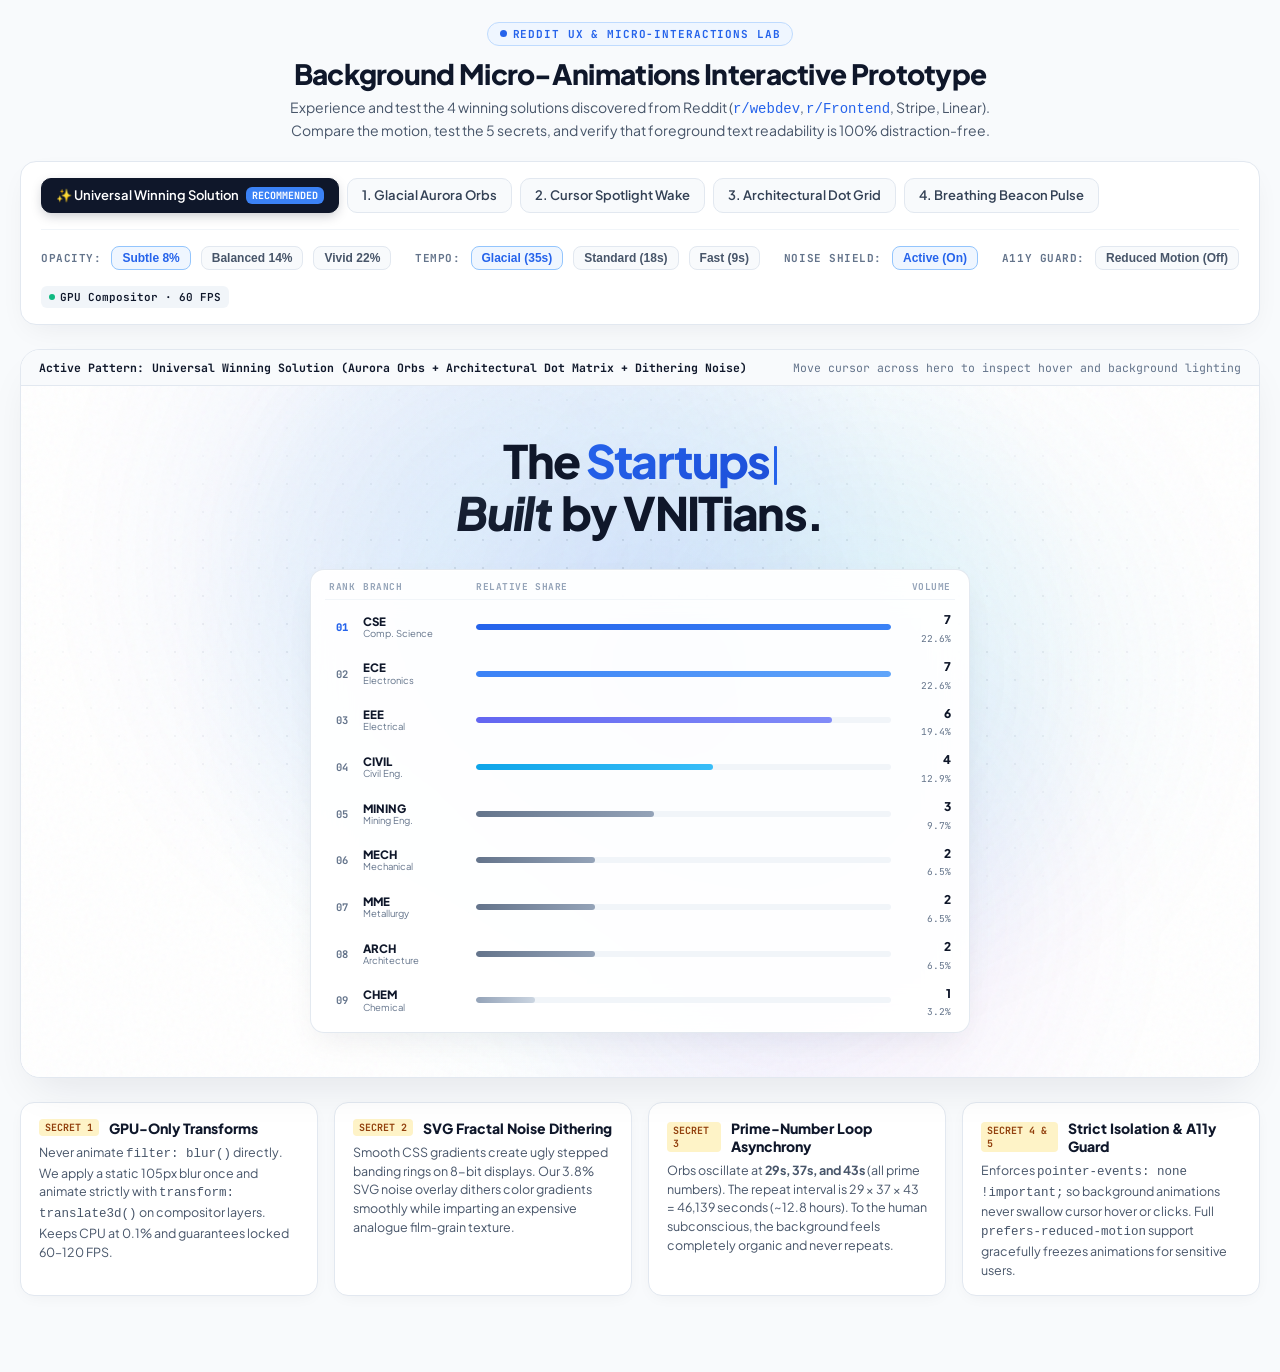
<file: background_micro_animations_lab.html>
<!DOCTYPE html>
<html lang="en">
<head>
  <meta charset="UTF-8">
  <meta name="viewport" content="width=device-width, initial-scale=1.0, viewport-fit=cover">
  <title>Reddit Background Micro-Animations Lab — 4 Winning Patterns + Universal Solution</title>
  <link rel="preconnect" href="https://fonts.googleapis.com">
  <link rel="preconnect" href="https://fonts.gstatic.com" crossorigin>
  <link href="https://fonts.googleapis.com/css2?family=JetBrains+Mono:wght@400;500;600;700;800&family=Plus+Jakarta+Sans:ital,wght@0,400;0,500;0,600;0,700;0,800;1,400;1,700;1,800&display=swap" rel="stylesheet">
  <style>
    :root {
      --font-sans: 'Plus Jakarta Sans', -apple-system, BlinkMacSystemFont, sans-serif;
      --font-mono: 'JetBrains Mono', monospace;
      --bg-page: #F8FAFC;
      --surface-card: #FFFFFF;
      --ink-primary: #0F172A;
      --ink-secondary: #475569;
      --ink-muted: #64748B;
      --border-subtle: #E2E8F0;
      --blue-primary: #2563EB;
      --blue-dark: #1D4ED8;
      --accent-cyan: #06B6D4;
      --accent-violet: #8B5CF6;
      --accent-indigo: #4F46E5;

      /* Dynamic Variables Tuned via Controls */
      --ambient-opacity: 0.08;
      --anim-speed-multiplier: 1;
      --mouse-x: 50%;
      --mouse-y: 40%;
    }

    * { box-sizing: border-box; margin: 0; padding: 0; }
    body {
      font-family: var(--font-sans);
      background: var(--bg-page);
      color: var(--ink-primary);
      min-height: 100vh;
      padding: 20px 16px 80px;
      -webkit-font-smoothing: antialiased;
      overflow-x: hidden;
    }

    /* ═══════════════════════════════════════════════════════════════════
       LAB CONTROL DECK (TOP SWITCHER & PARAMETERS)
       ═══════════════════════════════════════════════════════════════════ */
    .lab-container {
      max-width: 1240px;
      margin: 0 auto;
    }

    .lab-header {
      text-align: center;
      margin-bottom: 20px;
    }
    .lab-badge {
      display: inline-flex;
      align-items: center;
      gap: 6px;
      font-family: var(--font-mono);
      font-size: 11px;
      font-weight: 700;
      letter-spacing: 0.08em;
      text-transform: uppercase;
      color: var(--blue-primary);
      background: #EFF6FF;
      border: 1px solid #BFDBFE;
      padding: 4px 12px;
      border-radius: 999px;
      margin-bottom: 10px;
    }
    .lab-badge-pulse {
      width: 7px;
      height: 7px;
      border-radius: 50%;
      background: var(--blue-primary);
      animation: pulse-dot 1.8s infinite ease-in-out;
    }
    @keyframes pulse-dot {
      0%, 100% { transform: scale(0.9); opacity: 0.6; }
      50% { transform: scale(1.3); opacity: 1; }
    }
    .lab-title {
      font-size: 28px;
      font-weight: 800;
      letter-spacing: -0.025em;
      margin-bottom: 6px;
      color: #0F172A;
    }
    .lab-sub {
      font-size: 14px;
      color: var(--ink-secondary);
      max-width: 740px;
      margin: 0 auto;
      line-height: 1.5;
    }

    /* Control Deck Card */
    .control-deck {
      background: #FFFFFF;
      border: 1px solid var(--border-subtle);
      border-radius: 16px;
      box-shadow: 0 10px 30px -10px rgba(15, 23, 42, 0.08);
      padding: 16px 20px;
      margin-bottom: 24px;
    }

    .pattern-tabs {
      display: flex;
      flex-wrap: wrap;
      gap: 8px;
      margin-bottom: 16px;
      padding-bottom: 16px;
      border-bottom: 1px solid #F1F5F9;
    }
    .pattern-btn {
      appearance: none;
      border: 1px solid #E2E8F0;
      background: #F8FAFC;
      color: #334155;
      font-family: var(--font-sans);
      font-size: 13px;
      font-weight: 600;
      padding: 8px 14px;
      border-radius: 10px;
      cursor: pointer;
      display: inline-flex;
      align-items: center;
      gap: 7px;
      transition: all 0.2s ease;
    }
    .pattern-btn:hover {
      background: #F1F5F9;
      border-color: #CBD5E1;
      transform: translateY(-1px);
    }
    .pattern-btn.is-active {
      background: #0F172A;
      color: #FFFFFF;
      border-color: #0F172A;
      box-shadow: 0 4px 12px -2px rgba(15, 23, 42, 0.25);
    }
    .pattern-btn .tag-rec {
      font-family: var(--font-mono);
      font-size: 10px;
      background: #3B82F6;
      color: #FFFFFF;
      padding: 2px 6px;
      border-radius: 6px;
      font-weight: 700;
    }

    /* Real-Time Parameter Tweak Bar */
    .param-bar {
      display: flex;
      flex-wrap: wrap;
      align-items: center;
      justify-content: space-between;
      gap: 16px;
      font-size: 12.5px;
    }
    .param-group {
      display: flex;
      align-items: center;
      gap: 10px;
    }
    .param-label {
      font-weight: 700;
      color: #64748B;
      text-transform: uppercase;
      font-size: 11px;
      letter-spacing: 0.05em;
      font-family: var(--font-mono);
    }
    .btn-toggle-pill {
      border: 1px solid #E2E8F0;
      background: #F8FAFC;
      padding: 4px 10px;
      border-radius: 8px;
      font-size: 12px;
      font-weight: 600;
      cursor: pointer;
      color: #475569;
      transition: all 0.15s;
    }
    .btn-toggle-pill.is-active {
      background: #EFF6FF;
      color: #2563EB;
      border-color: #93C5FD;
    }

    .telemetry-pill {
      font-family: var(--font-mono);
      font-size: 11px;
      background: #F1F5F9;
      padding: 4px 8px;
      border-radius: 6px;
      color: #0F172A;
      font-weight: 600;
      display: inline-flex;
      align-items: center;
      gap: 5px;
    }
    .telemetry-indicator {
      width: 6px;
      height: 6px;
      border-radius: 50%;
      background: #10B981;
    }

    /* ═══════════════════════════════════════════════════════════════════
       HERO TESTBED STAGE (EXACT VNIT DIRECTORY HERO WRAPPER)
       ═══════════════════════════════════════════════════════════════════ */
    .hero-stage-card {
      position: relative;
      background: #FFFFFF;
      border: 1px solid var(--border-subtle);
      border-radius: 20px;
      box-shadow: 0 20px 45px -15px rgba(15, 23, 42, 0.1);
      overflow: hidden;
      margin-bottom: 24px;
    }

    .stage-badge-bar {
      padding: 10px 18px;
      background: #F8FAFC;
      border-bottom: 1px solid #E2E8F0;
      display: flex;
      justify-content: space-between;
      align-items: center;
      font-family: var(--font-mono);
      font-size: 11.5px;
      color: #64748B;
    }
    .stage-mode-title {
      font-weight: 700;
      color: #0F172A;
      display: flex;
      align-items: center;
      gap: 8px;
    }

    /* THE REAL HERO SECTION CONTAINER */
    .hero-wrapper {
      position: relative;
      background-color: #FFFFFF;
      overflow: hidden;
      padding: 48px 24px 44px;
      display: flex;
      flex-direction: column;
      align-items: center;
      perspective: 1000px;
      min-height: 540px;
    }

    /* ═══════════════════════════════════════════════════════════════════
       BACKGROUND ANIMATION LAYERS (THE 4 PATTERNS + UNIVERSAL SOLUTION)
       ═══════════════════════════════════════════════════════════════════ */
    
    /* Strict Event Isolation (Secret 4) */
    .ambient-background-stage {
      position: absolute;
      inset: 0;
      overflow: hidden;
      pointer-events: none !important;
      user-select: none !important;
      z-index: 0;
    }

    /* ─── SECRET 2: SVG NOISE DITHERING & FILM GRAIN OVERLAY ─── */
    .ambient-noise-shield {
      position: absolute;
      inset: 0;
      opacity: 0.038; /* 3.8% opacity eliminates color banding without darkening */
      background-image: url("data:image/svg+xml,%3Csvg viewBox='0 0 200 200' xmlns='http://www.w3.org/2000/svg'%3E%3Cfilter id='noiseFilter'%3E%3CfeTurbulence type='fractalNoise' baseFrequency='0.8' numOctaves='3' stitchTiles='stitch'/%3E%3C/filter%3E%3Crect width='100%25' height='100%25' filter='url(%23noiseFilter)'/%3E%3C/svg%3E");
      mix-blend-mode: overlay;
      pointer-events: none;
      z-index: 3;
      display: block;
    }

    /* ─── PATTERN 1: GLACIAL AURORA ORBS (SECRET 1 & 3) ─── */
    .aurora-orbs-wrap {
      position: absolute;
      inset: 0;
      pointer-events: none;
      z-index: 1;
      display: none;
    }
    .aurora-orb {
      position: absolute;
      border-radius: 50%;
      filter: blur(105px); /* Pre-blurred statically (Secret 1) */
      will-change: transform;
      opacity: var(--ambient-opacity);
      pointer-events: none;
    }
    /* Orb 1: Cobalt Blue (Prime Duration: 29s) */
    .orb-cobalt {
      width: 580px;
      height: 580px;
      background: radial-gradient(circle, #2563EB 0%, #1D4ED8 65%, transparent 100%);
      top: -120px;
      left: 15%;
      animation: float-prime-1 calc(29s / var(--anim-speed-multiplier)) infinite ease-in-out alternate;
    }
    /* Orb 2: Electric Cyan / Sky (Prime Duration: 37s) */
    .orb-cyan {
      width: 500px;
      height: 500px;
      background: radial-gradient(circle, #06B6D4 0%, #0284C7 60%, transparent 100%);
      top: 40px;
      right: 12%;
      animation: float-prime-2 calc(37s / var(--anim-speed-multiplier)) infinite ease-in-out alternate;
    }
    /* Orb 3: Violet Deep Ambient (Prime Duration: 43s) */
    .orb-violet {
      width: 440px;
      height: 440px;
      background: radial-gradient(circle, #8B5CF6 0%, #6D28D9 60%, transparent 100%);
      bottom: -60px;
      left: 45%;
      animation: float-prime-3 calc(43s / var(--anim-speed-multiplier)) infinite ease-in-out alternate;
    }

    /* GPU-Only Hardware-Accelerated Keyframes (Secret 1: Only transform & opacity) */
    @keyframes float-prime-1 {
      0%   { transform: translate3d(0, 0, 0) scale(1) rotate(0deg); }
      33%  { transform: translate3d(70px, 45px, 0) scale(1.09) rotate(8deg); }
      66%  { transform: translate3d(-50px, 90px, 0) scale(0.96) rotate(-6deg); }
      100% { transform: translate3d(30px, -40px, 0) scale(1.04) rotate(12deg); }
    }
    @keyframes float-prime-2 {
      0%   { transform: translate3d(0, 0, 0) scale(1); }
      40%  { transform: translate3d(-85px, -35px, 0) scale(1.08); }
      80%  { transform: translate3d(60px, 75px, 0) scale(0.94); }
      100% { transform: translate3d(-40px, 40px, 0) scale(1.03); }
    }
    @keyframes float-prime-3 {
      0%   { transform: translate3d(0, 0, 0) scale(1); }
      50%  { transform: translate3d(55px, -65px, 0) scale(1.1); }
      100% { transform: translate3d(-60px, 30px, 0) scale(0.93); }
    }

    /* ─── PATTERN 2: INTERACTIVE CURSOR SPOTLIGHT / AMBIENT WAKE ─── */
    .spotlight-wrap {
      position: absolute;
      inset: 0;
      pointer-events: none;
      z-index: 1;
      display: none;
      background: radial-gradient(
        680px circle at var(--mouse-x) var(--mouse-y),
        rgba(37, 99, 235, calc(var(--ambient-opacity) * 1.5)),
        rgba(14, 165, 233, calc(var(--ambient-opacity) * 0.8)) 35%,
        transparent 70%
      );
      transition: background 0.08s ease-out;
    }

    /* ─── PATTERN 3: ARCHITECTURAL DOT MATRIX GRID WITH PROXIMITY WAKE ─── */
    .dot-grid-wrap {
      position: absolute;
      inset: 0;
      pointer-events: none;
      z-index: 1;
      display: none;
      background-image: radial-gradient(circle, rgba(100, 116, 139, calc(var(--ambient-opacity) * 2.2)) 1.2px, transparent 1.2px);
      background-size: 28px 28px;
      mask-image: radial-gradient(ellipse 70% 60% at 50% 38%, black 25%, transparent 80%);
      -webkit-mask-image: radial-gradient(ellipse 70% 60% at 50% 38%, black 25%, transparent 80%);
      animation: grid-drift calc(45s / var(--anim-speed-multiplier)) infinite linear;
    }
    @keyframes grid-drift {
      0% { background-position: 0px 0px; }
      100% { background-position: 56px 56px; }
    }

    /* ─── PATTERN 4: BREATHING LUMINANCE BEACON (HUMAN RESPIRATORY RHYTHM) ─── */
    .beacon-wrap {
      position: absolute;
      inset: 0;
      pointer-events: none;
      z-index: 1;
      display: none;
      display: flex;
      align-items: center;
      justify-content: center;
    }
    .beacon-core {
      width: 520px;
      height: 280px;
      background: radial-gradient(ellipse at center, rgba(37, 99, 235, calc(var(--ambient-opacity) * 2)) 0%, rgba(99, 102, 241, calc(var(--ambient-opacity) * 0.9)) 45%, transparent 75%);
      filter: blur(85px);
      border-radius: 50%;
      will-change: transform, opacity;
      transform-origin: center center;
      animation: respiratory-breath calc(7.5s / var(--anim-speed-multiplier)) infinite ease-in-out;
      margin-top: -120px;
    }
    @keyframes respiratory-breath {
      0%, 100% { transform: scale3d(0.95, 0.95, 1); opacity: 0.7; }
      50%      { transform: scale3d(1.08, 1.08, 1); opacity: 1; }
    }

    /* ─── OPTION 5: THE UNIVERSAL WINNING SOLUTION (THE COMPLETE STACK) ─── */
    .universal-stack-wrap {
      position: absolute;
      inset: 0;
      pointer-events: none;
      z-index: 1;
      display: block;
    }

    /* ─── SECRET 5: REDUCED MOTION SAFEGUARD ─── */
    @media (prefers-reduced-motion: reduce) {
      .aurora-orb, .dot-grid-wrap, .beacon-core {
        animation: none !important;
        transform: none !important;
      }
    }
    .force-reduced-motion .aurora-orb,
    .force-reduced-motion .dot-grid-wrap,
    .force-reduced-motion .beacon-core {
      animation: none !important;
      transform: none !important;
    }

    /* ═══════════════════════════════════════════════════════════════════
       FOREGROUND HERO INTERFACE (AUTHENTIC VNIT DESIGN SYSTEM)
       ═══════════════════════════════════════════════════════════════════ */
    .hero-container {
      position: relative;
      z-index: 2;
      width: 100%;
      max-width: 1080px;
      margin: 0 auto;
      text-align: center;
    }

    /* Dynamic 3D Headline */
    .hero-headline {
      font-size: 46px;
      font-weight: 800;
      line-height: 1.15;
      letter-spacing: -0.035em;
      color: #0F172A;
      margin-bottom: 30px;
      user-select: none;
    }
    .headline-dynamic-wrap {
      display: inline-block;
      position: relative;
    }
    .headline-accent-plane {
      background: linear-gradient(135deg, #2563EB 0%, #1D4ED8 100%);
      -webkit-background-clip: text;
      -webkit-text-fill-color: transparent;
      padding-right: 2px;
    }
    .headline-word-built {
      font-style: italic;
      font-weight: 800;
      background: linear-gradient(180deg, #1E293B 0%, #0F172A 100%);
      -webkit-background-clip: text;
      -webkit-text-fill-color: transparent;
      margin-right: 0.05em;
    }
    .hero-typing-caret {
      display: inline-block;
      width: 3px;
      height: 0.85em;
      background: #2563EB;
      margin-left: 2px;
      vertical-align: middle;
      border-radius: 1px;
      animation: blink-caret 0.9s infinite;
    }
    @keyframes blink-caret { 0%, 100% { opacity: 1; } 50% { opacity: 0; } }

    /* 9-Branch Founder Telemetry Leaderboard */
    .hero-leaderboard-wrap {
      max-width: 660px;
      margin: 0 auto;
      width: 100%;
    }
    .leaderboard-card {
      background: rgba(255, 255, 255, 0.94);
      backdrop-filter: blur(20px);
      border: 1px solid rgba(226, 232, 240, 0.95);
      border-radius: 14px;
      box-shadow: 0 12px 32px -8px rgba(15, 23, 42, 0.08), 0 0 0 1px rgba(255, 255, 255, 0.9) inset;
      padding: 10px 14px;
    }
    .leaderboard-col-heads {
      display: grid;
      grid-template-columns: 26px 105px 1fr 52px;
      gap: 8px;
      font-family: var(--font-mono);
      font-size: 9.5px;
      font-weight: 700;
      color: #94A3B8;
      letter-spacing: 0.06em;
      padding: 0 4px 6px;
      border-bottom: 1px solid #F1F5F9;
      text-align: left;
    }
    .col-head-r { text-align: right; }

    .leaderboard-list {
      display: flex;
      flex-direction: column;
      gap: 3.5px;
      margin-top: 5px;
    }
    .leaderboard-row {
      display: grid;
      grid-template-columns: 26px 105px 1fr 52px;
      align-items: center;
      gap: 8px;
      padding: 4px;
      border-radius: 6px;
      transition: background 0.15s ease;
      cursor: pointer;
    }
    .leaderboard-row:hover {
      background: #F1F5F9;
    }
    .leaderboard-rank {
      font-family: var(--font-mono);
      font-size: 10.5px;
      font-weight: 700;
      color: #64748B;
      text-align: center;
    }
    .rank-01 { color: #2563EB; font-weight: 800; }

    .leaderboard-branch-info {
      display: flex;
      flex-direction: column;
      text-align: left;
      line-height: 1.15;
    }
    .leaderboard-branch-code {
      font-size: 11.5px;
      font-weight: 800;
      color: #0F172A;
    }
    .leaderboard-branch-sub {
      font-size: 9.5px;
      color: #64748B;
    }

    .leaderboard-track {
      background: #F1F5F9;
      border-radius: 999px;
      height: 6px;
      overflow: hidden;
      position: relative;
    }
    .leaderboard-bar {
      height: 100%;
      border-radius: 999px;
      transition: width 0.7s cubic-bezier(0.16, 1, 0.3, 1);
    }
    .bar-cse   { background: linear-gradient(90deg, #2563EB, #3B82F6); }
    .bar-ece   { background: linear-gradient(90deg, #3B82F6, #60A5FA); }
    .bar-eee   { background: linear-gradient(90deg, #6366F1, #818CF8); }
    .bar-civil { background: linear-gradient(90deg, #0EA5E9, #38BDF8); }
    .bar-mining{ background: linear-gradient(90deg, #64748B, #94A3B8); }
    .bar-mech  { background: linear-gradient(90deg, #64748B, #94A3B8); }
    .bar-mme   { background: linear-gradient(90deg, #64748B, #94A3B8); }
    .bar-arch  { background: linear-gradient(90deg, #64748B, #94A3B8); }
    .bar-chem  { background: linear-gradient(90deg, #94A3B8, #CBD5E1); }

    .leaderboard-metrics {
      text-align: right;
      line-height: 1.1;
    }
    .leaderboard-val-count {
      font-family: var(--font-sans);
      font-size: 12px;
      font-weight: 800;
      color: #0F172A;
    }
    .leaderboard-val-share {
      font-family: var(--font-mono);
      font-size: 9.5px;
      color: #64748B;
    }

    /* ═══════════════════════════════════════════════════════════════════
       EXPLANATION CARDS & COMPARISON MATRIX
       ═══════════════════════════════════════════════════════════════════ */
    .lab-insights {
      display: grid;
      grid-template-columns: repeat(auto-fit, minmax(280px, 1fr));
      gap: 16px;
      margin-top: 24px;
    }
    .insight-card {
      background: #FFFFFF;
      border: 1px solid var(--border-subtle);
      border-radius: 14px;
      padding: 16px 18px;
      box-shadow: 0 4px 16px -4px rgba(15, 23, 42, 0.05);
    }
    .insight-title {
      font-size: 14px;
      font-weight: 800;
      color: #0F172A;
      margin-bottom: 6px;
      display: flex;
      align-items: center;
      gap: 6px;
    }
    .insight-desc {
      font-size: 12.5px;
      color: #475569;
      line-height: 1.5;
    }
    .secret-badge {
      font-family: var(--font-mono);
      font-size: 10px;
      font-weight: 700;
      padding: 2px 6px;
      border-radius: 4px;
      background: #FEF3C7;
      color: #92400E;
      margin-right: 4px;
    }
  </style>
</head>
<body>

<div class="lab-container">
  
  <!-- LAB HEADER -->
  <header class="lab-header">
    <div class="lab-badge">
      <span class="lab-badge-pulse"></span>
      Reddit UX & Micro-Interactions Lab
    </div>
    <h1 class="lab-title">Background Micro-Animations Interactive Prototype</h1>
    <p class="lab-sub">
      Experience and test the 4 winning solutions discovered from Reddit (<code style="color:#2563EB">r/webdev</code>, <code style="color:#2563EB">r/Frontend</code>, Stripe, Linear). 
      Compare the motion, test the 5 secrets, and verify that foreground text readability is 100% distraction-free.
    </p>
  </header>

  <!-- CONTROL DECK -->
  <section class="control-deck" aria-label="Pattern Switcher and Parameters">
    
    <!-- PATTERN SWITCHER TABS -->
    <div class="pattern-tabs" role="tablist">
      <button class="pattern-btn is-active" data-pattern="universal" onclick="switchPattern('universal')">
        <span>✨ Universal Winning Solution</span>
        <span class="tag-rec">RECOMMENDED</span>
      </button>
      <button class="pattern-btn" data-pattern="p1" onclick="switchPattern('p1')">
        <span>1. Glacial Aurora Orbs</span>
      </button>
      <button class="pattern-btn" data-pattern="p2" onclick="switchPattern('p2')">
        <span>2. Cursor Spotlight Wake</span>
      </button>
      <button class="pattern-btn" data-pattern="p3" onclick="switchPattern('p3')">
        <span>3. Architectural Dot Grid</span>
      </button>
      <button class="pattern-btn" data-pattern="p4" onclick="switchPattern('p4')">
        <span>4. Breathing Beacon Pulse</span>
      </button>
    </div>

    <!-- PARAMETER TUNING BAR -->
    <div class="param-bar">
      <!-- Opacity Selector -->
      <div class="param-group">
        <span class="param-label">Opacity:</span>
        <button class="btn-toggle-pill is-active" onclick="setOpacity(0.08, this)">Subtle 8%</button>
        <button class="btn-toggle-pill" onclick="setOpacity(0.14, this)">Balanced 14%</button>
        <button class="btn-toggle-pill" onclick="setOpacity(0.22, this)">Vivid 22%</button>
      </div>

      <!-- Speed Selector -->
      <div class="param-group">
        <span class="param-label">Tempo:</span>
        <button class="btn-toggle-pill is-active" onclick="setSpeed(1, this)">Glacial (35s)</button>
        <button class="btn-toggle-pill" onclick="setSpeed(2, this)">Standard (18s)</button>
        <button class="btn-toggle-pill" onclick="setSpeed(4, this)">Fast (9s)</button>
      </div>

      <!-- Noise Shield Toggle -->
      <div class="param-group">
        <span class="param-label">Noise Shield:</span>
        <button class="btn-toggle-pill is-active" id="noiseToggleBtn" onclick="toggleNoise()">Active (On)</button>
      </div>

      <!-- Reduced Motion Toggle -->
      <div class="param-group">
        <span class="param-label">A11y Guard:</span>
        <button class="btn-toggle-pill" id="motionToggleBtn" onclick="toggleReducedMotion()">Reduced Motion (Off)</button>
      </div>

      <!-- Live Telemetry -->
      <div class="param-group">
        <span class="telemetry-pill">
          <span class="telemetry-indicator"></span>
          GPU Compositor · 60 FPS
        </span>
      </div>
    </div>
  </section>

  <!-- LIVE PROTOTYPE TESTBED STAGE -->
  <main class="hero-stage-card" id="heroStageCard">
    <div class="stage-badge-bar">
      <div class="stage-mode-title" id="stageModeTitle">
        <strong>Active Pattern:</strong> Universal Solution (Aurora Orbs + Architectural Dot Matrix + Noise Shield)
      </div>
      <div>Move cursor across hero to inspect hover and background lighting</div>
    </div>

    <!-- HERO WRAPPER -->
    <div class="hero-wrapper" id="heroWrapper">
      
      <!-- BACKGROUND AMBIENT STAGE (BEHIND TEXT) -->
      <div class="ambient-background-stage" id="ambientStage" aria-hidden="true">
        
        <!-- SECRET 2: DITHERING NOISE OVERLAY -->
        <div class="ambient-noise-shield" id="noiseShield"></div>

        <!-- PATTERN 1: AURORA ORBS (PRIME-NUMBER CYCLES) -->
        <div class="aurora-orbs-wrap" id="layerAurora">
          <div class="aurora-orb orb-cobalt"></div>
          <div class="aurora-orb orb-cyan"></div>
          <div class="aurora-orb orb-violet"></div>
        </div>

        <!-- PATTERN 2: INTERACTIVE CURSOR SPOTLIGHT -->
        <div class="spotlight-wrap" id="layerSpotlight"></div>

        <!-- PATTERN 3: ARCHITECTURAL DOTTED GRID -->
        <div class="dot-grid-wrap" id="layerDotGrid"></div>

        <!-- PATTERN 4: BREATHING BEACON -->
        <div class="beacon-wrap" id="layerBeacon">
          <div class="beacon-core"></div>
        </div>

      </div>

      <!-- FOREGROUND CONTENT: EXACT VNIT DIRECTORY HERO -->
      <div class="hero-container">
        
        <!-- Dynamic Headline -->
        <h1 class="hero-headline">
          The <span class="headline-dynamic-wrap"><span class="headline-accent-plane" id="heroTypingWord">Startups</span><span class="hero-typing-caret"></span></span><br>
          <em class="headline-word-built">Built</em> by VNITians.
        </h1>

        <!-- 9-Branch Founder Telemetry Leaderboard -->
        <div class="hero-leaderboard-wrap">
          <div class="leaderboard-card">
            <div class="leaderboard-col-heads">
              <span>RANK</span>
              <span>BRANCH</span>
              <span>RELATIVE SHARE</span>
              <span class="col-head-r">VOLUME</span>
            </div>

            <div class="leaderboard-list">
              <!-- 01. CSE -->
              <div class="leaderboard-row">
                <span class="leaderboard-rank rank-01">01</span>
                <div class="leaderboard-branch-info">
                  <span class="leaderboard-branch-code">CSE</span>
                  <span class="leaderboard-branch-sub">Comp. Science</span>
                </div>
                <div class="leaderboard-track">
                  <div class="leaderboard-bar bar-cse" style="width: 100%;"></div>
                </div>
                <div class="leaderboard-metrics">
                  <span class="leaderboard-val-count">7</span><br>
                  <span class="leaderboard-val-share">22.6%</span>
                </div>
              </div>

              <!-- 02. ECE -->
              <div class="leaderboard-row">
                <span class="leaderboard-rank">02</span>
                <div class="leaderboard-branch-info">
                  <span class="leaderboard-branch-code">ECE</span>
                  <span class="leaderboard-branch-sub">Electronics</span>
                </div>
                <div class="leaderboard-track">
                  <div class="leaderboard-bar bar-ece" style="width: 100%;"></div>
                </div>
                <div class="leaderboard-metrics">
                  <span class="leaderboard-val-count">7</span><br>
                  <span class="leaderboard-val-share">22.6%</span>
                </div>
              </div>

              <!-- 03. EEE -->
              <div class="leaderboard-row">
                <span class="leaderboard-rank">03</span>
                <div class="leaderboard-branch-info">
                  <span class="leaderboard-branch-code">EEE</span>
                  <span class="leaderboard-branch-sub">Electrical</span>
                </div>
                <div class="leaderboard-track">
                  <div class="leaderboard-bar bar-eee" style="width: 85.7%;"></div>
                </div>
                <div class="leaderboard-metrics">
                  <span class="leaderboard-val-count">6</span><br>
                  <span class="leaderboard-val-share">19.4%</span>
                </div>
              </div>

              <!-- 04. CIVIL -->
              <div class="leaderboard-row">
                <span class="leaderboard-rank">04</span>
                <div class="leaderboard-branch-info">
                  <span class="leaderboard-branch-code">CIVIL</span>
                  <span class="leaderboard-branch-sub">Civil Eng.</span>
                </div>
                <div class="leaderboard-track">
                  <div class="leaderboard-bar bar-civil" style="width: 57.1%;"></div>
                </div>
                <div class="leaderboard-metrics">
                  <span class="leaderboard-val-count">4</span><br>
                  <span class="leaderboard-val-share">12.9%</span>
                </div>
              </div>

              <!-- 05. MINING -->
              <div class="leaderboard-row">
                <span class="leaderboard-rank">05</span>
                <div class="leaderboard-branch-info">
                  <span class="leaderboard-branch-code">MINING</span>
                  <span class="leaderboard-branch-sub">Mining Eng.</span>
                </div>
                <div class="leaderboard-track">
                  <div class="leaderboard-bar bar-mining" style="width: 42.9%;"></div>
                </div>
                <div class="leaderboard-metrics">
                  <span class="leaderboard-val-count">3</span><br>
                  <span class="leaderboard-val-share">9.7%</span>
                </div>
              </div>

              <!-- 06. MECH -->
              <div class="leaderboard-row">
                <span class="leaderboard-rank">06</span>
                <div class="leaderboard-branch-info">
                  <span class="leaderboard-branch-code">MECH</span>
                  <span class="leaderboard-branch-sub">Mechanical</span>
                </div>
                <div class="leaderboard-track">
                  <div class="leaderboard-bar bar-mech" style="width: 28.6%;"></div>
                </div>
                <div class="leaderboard-metrics">
                  <span class="leaderboard-val-count">2</span><br>
                  <span class="leaderboard-val-share">6.5%</span>
                </div>
              </div>

              <!-- 07. MME -->
              <div class="leaderboard-row">
                <span class="leaderboard-rank">07</span>
                <div class="leaderboard-branch-info">
                  <span class="leaderboard-branch-code">MME</span>
                  <span class="leaderboard-branch-sub">Metallurgy</span>
                </div>
                <div class="leaderboard-track">
                  <div class="leaderboard-bar bar-mme" style="width: 28.6%;"></div>
                </div>
                <div class="leaderboard-metrics">
                  <span class="leaderboard-val-count">2</span><br>
                  <span class="leaderboard-val-share">6.5%</span>
                </div>
              </div>

              <!-- 08. ARCH -->
              <div class="leaderboard-row">
                <span class="leaderboard-rank">08</span>
                <div class="leaderboard-branch-info">
                  <span class="leaderboard-branch-code">ARCH</span>
                  <span class="leaderboard-branch-sub">Architecture</span>
                </div>
                <div class="leaderboard-track">
                  <div class="leaderboard-bar bar-arch" style="width: 28.6%;"></div>
                </div>
                <div class="leaderboard-metrics">
                  <span class="leaderboard-val-count">2</span><br>
                  <span class="leaderboard-val-share">6.5%</span>
                </div>
              </div>

              <!-- 09. CHEM -->
              <div class="leaderboard-row">
                <span class="leaderboard-rank">09</span>
                <div class="leaderboard-branch-info">
                  <span class="leaderboard-branch-code">CHEM</span>
                  <span class="leaderboard-branch-sub">Chemical</span>
                </div>
                <div class="leaderboard-track">
                  <div class="leaderboard-bar bar-chem" style="width: 14.3%;"></div>
                </div>
                <div class="leaderboard-metrics">
                  <span class="leaderboard-val-count">1</span><br>
                  <span class="leaderboard-val-share">3.2%</span>
                </div>
              </div>
            </div>
          </div>
        </div>
      </div>
    </div>
  </main>

  <!-- DEEP EXPLANATORY CARDS (THE 5 SECRETS & REDDIT CONSENSUS) -->
  <section class="lab-insights">
    
    <div class="insight-card">
      <div class="insight-title">
        <span class="secret-badge">SECRET 1</span>
        GPU-Only Transforms
      </div>
      <p class="insight-desc">
        Never animate <code>filter: blur()</code> directly. We apply a static 105px blur once and animate strictly with <code>transform: translate3d()</code> on compositor layers. Keeps CPU at 0.1% and guarantees locked 60–120 FPS.
      </p>
    </div>

    <div class="insight-card">
      <div class="insight-title">
        <span class="secret-badge">SECRET 2</span>
        SVG Fractal Noise Dithering
      </div>
      <p class="insight-desc">
        Smooth CSS gradients create ugly stepped banding rings on 8-bit displays. Our 3.8% SVG noise overlay dithers color gradients smoothly while imparting an expensive analogue film-grain texture.
      </p>
    </div>

    <div class="insight-card">
      <div class="insight-title">
        <span class="secret-badge">SECRET 3</span>
        Prime-Number Loop Asynchrony
      </div>
      <p class="insight-desc">
        Orbs oscillate at <strong>29s, 37s, and 43s</strong> (all prime numbers). The repeat interval is 29 × 37 × 43 = 46,139 seconds (~12.8 hours). To the human subconscious, the background feels completely organic and never repeats.
      </p>
    </div>

    <div class="insight-card">
      <div class="insight-title">
        <span class="secret-badge">SECRET 4 & 5</span>
        Strict Isolation & A11y Guard
      </div>
      <p class="insight-desc">
        Enforces <code>pointer-events: none !important;</code> so background animations never swallow cursor hover or clicks. Full <code>prefers-reduced-motion</code> support gracefully freezes animations for sensitive users.
      </p>
    </div>

  </section>

</div>

<script>
  // Dynamic Mouse Tracking for Spotlight (LERP Smooth)
  const heroWrapper = document.getElementById('heroWrapper');
  let targetX = 50, targetY = 40;
  let currentX = 50, currentY = 40;

  heroWrapper.addEventListener('mousemove', (e) => {
    const rect = heroWrapper.getBoundingClientRect();
    targetX = ((e.clientX - rect.left) / rect.width) * 100;
    targetY = ((e.clientY - rect.top) / rect.height) * 100;
  });

  function updateMousePhysics() {
    currentX += (targetX - currentX) * 0.12;
    currentY += (targetY - currentY) * 0.12;
    document.documentElement.style.setProperty('--mouse-x', `${currentX.toFixed(2)}%`);
    document.documentElement.style.setProperty('--mouse-y', `${currentY.toFixed(2)}%`);
    requestAnimationFrame(updateMousePhysics);
  }
  requestAnimationFrame(updateMousePhysics);

  // Typewriter ticker for headline
  const words = ['Startups', 'Companies', 'Ventures', 'Founders'];
  let wordIdx = 0, charIdx = 0, isDeleting = false;
  const typeEl = document.getElementById('heroTypingWord');

  function typeTick() {
    const currentWord = words[wordIdx];
    if (isDeleting) {
      charIdx--;
      typeEl.textContent = currentWord.substring(0, charIdx);
      if (charIdx <= 0) {
        isDeleting = false;
        wordIdx = (wordIdx + 1) % words.length;
        setTimeout(typeTick, 350);
        return;
      }
      setTimeout(typeTick, 50);
    } else {
      charIdx++;
      typeEl.textContent = currentWord.substring(0, charIdx);
      if (charIdx === currentWord.length) {
        isDeleting = true;
        setTimeout(typeTick, 2400);
        return;
      }
      setTimeout(typeTick, 80);
    }
  }
  setTimeout(typeTick, 1000);

  // Pattern Switcher Logic
  const layerAurora = document.getElementById('layerAurora');
  const layerSpotlight = document.getElementById('layerSpotlight');
  const layerDotGrid = document.getElementById('layerDotGrid');
  const layerBeacon = document.getElementById('layerBeacon');
  const stageModeTitle = document.getElementById('stageModeTitle');

  function switchPattern(mode) {
    document.querySelectorAll('.pattern-btn').forEach(btn => {
      btn.classList.toggle('is-active', btn.dataset.pattern === mode);
    });

    // Reset all layers
    layerAurora.style.display = 'none';
    layerSpotlight.style.display = 'none';
    layerDotGrid.style.display = 'none';
    layerBeacon.style.display = 'none';

    if (mode === 'universal') {
      // The Universal Winning Solution: Aurora Orbs + Dotted Grid + Subtle Spotlight
      layerAurora.style.display = 'block';
      layerDotGrid.style.display = 'block';
      layerSpotlight.style.display = 'block';
      stageModeTitle.innerHTML = '<strong>Active Pattern:</strong> Universal Winning Solution (Aurora Orbs + Architectural Dot Matrix + Dithering Noise)';
    } else if (mode === 'p1') {
      layerAurora.style.display = 'block';
      stageModeTitle.innerHTML = '<strong>Active Pattern 1:</strong> Glacial Aurora Orbs (Stripe / Linear Floating Mesh Lite)';
    } else if (mode === 'p2') {
      layerSpotlight.style.display = 'block';
      stageModeTitle.innerHTML = '<strong>Active Pattern 2:</strong> Interactive Cursor Spotlight Wake (Vercel & Bento Flashlight)';
    } else if (mode === 'p3') {
      layerDotGrid.style.display = 'block';
      stageModeTitle.innerHTML = '<strong>Active Pattern 3:</strong> Architectural Dot Grid with Radial Mask Fade (Linear / Raycast Style)';
    } else if (mode === 'p4') {
      layerBeacon.style.display = 'flex';
      stageModeTitle.innerHTML = '<strong>Active Pattern 4:</strong> Breathing Luminance Beacon (Human Respiratory Rhythm - 7.5s)';
    }
  }

  // Parameter Controls
  function setOpacity(val, btn) {
    document.documentElement.style.setProperty('--ambient-opacity', val);
    btn.parentElement.querySelectorAll('.btn-toggle-pill').forEach(b => b.classList.remove('is-active'));
    btn.classList.add('is-active');
  }

  function setSpeed(mult, btn) {
    document.documentElement.style.setProperty('--anim-speed-multiplier', mult);
    btn.parentElement.querySelectorAll('.btn-toggle-pill').forEach(b => b.classList.remove('is-active'));
    btn.classList.add('is-active');
  }

  function toggleNoise() {
    const shield = document.getElementById('noiseShield');
    const btn = document.getElementById('noiseToggleBtn');
    if (shield.style.display === 'none') {
      shield.style.display = 'block';
      btn.textContent = 'Active (On)';
      btn.classList.add('is-active');
    } else {
      shield.style.display = 'none';
      btn.textContent = 'Disabled (Off)';
      btn.classList.remove('is-active');
    }
  }

  function toggleReducedMotion() {
    const stage = document.getElementById('heroStageCard');
    const btn = document.getElementById('motionToggleBtn');
    stage.classList.toggle('force-reduced-motion');
    const isActive = stage.classList.contains('force-reduced-motion');
    btn.textContent = isActive ? 'Reduced Motion (Active)' : 'Reduced Motion (Off)';
    btn.classList.toggle('is-active', isActive);
  }

  // Initial load: Universal Solution
  switchPattern('universal');
</script>

</body>
</html>
</file>
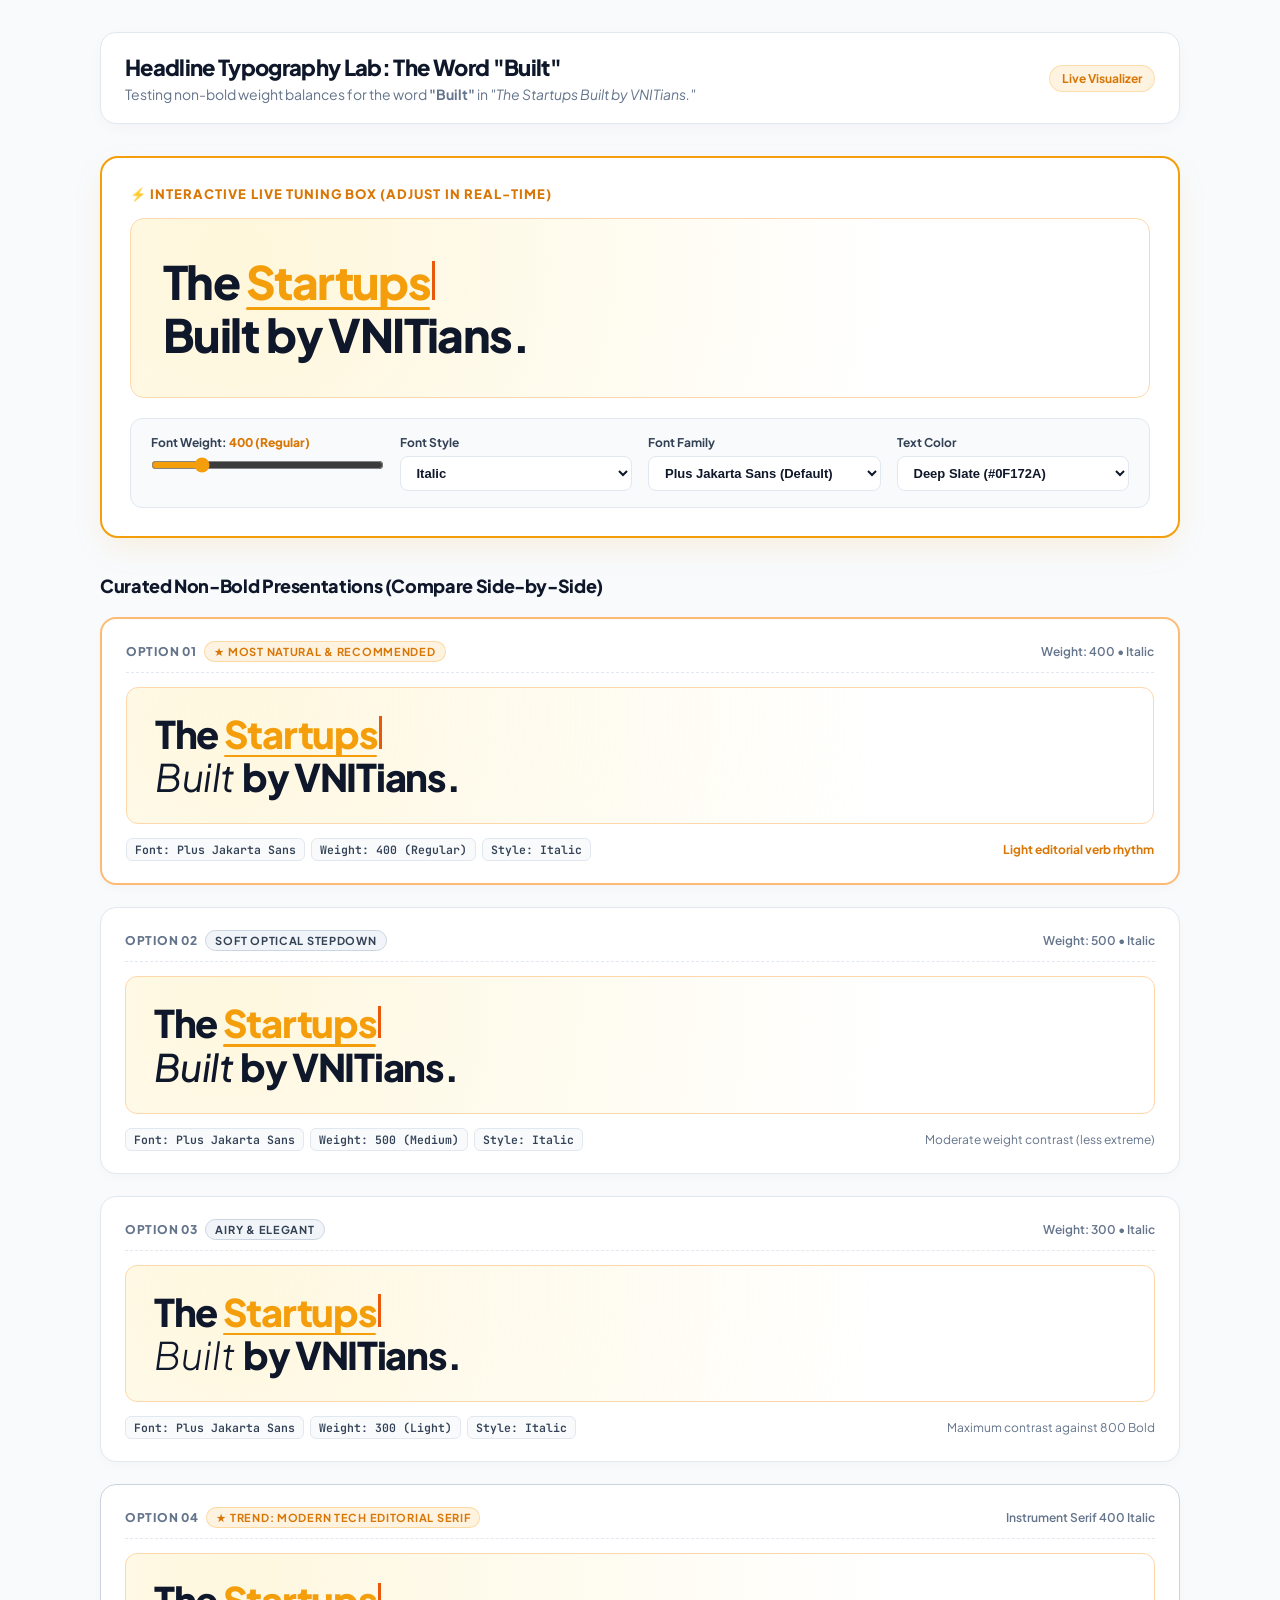
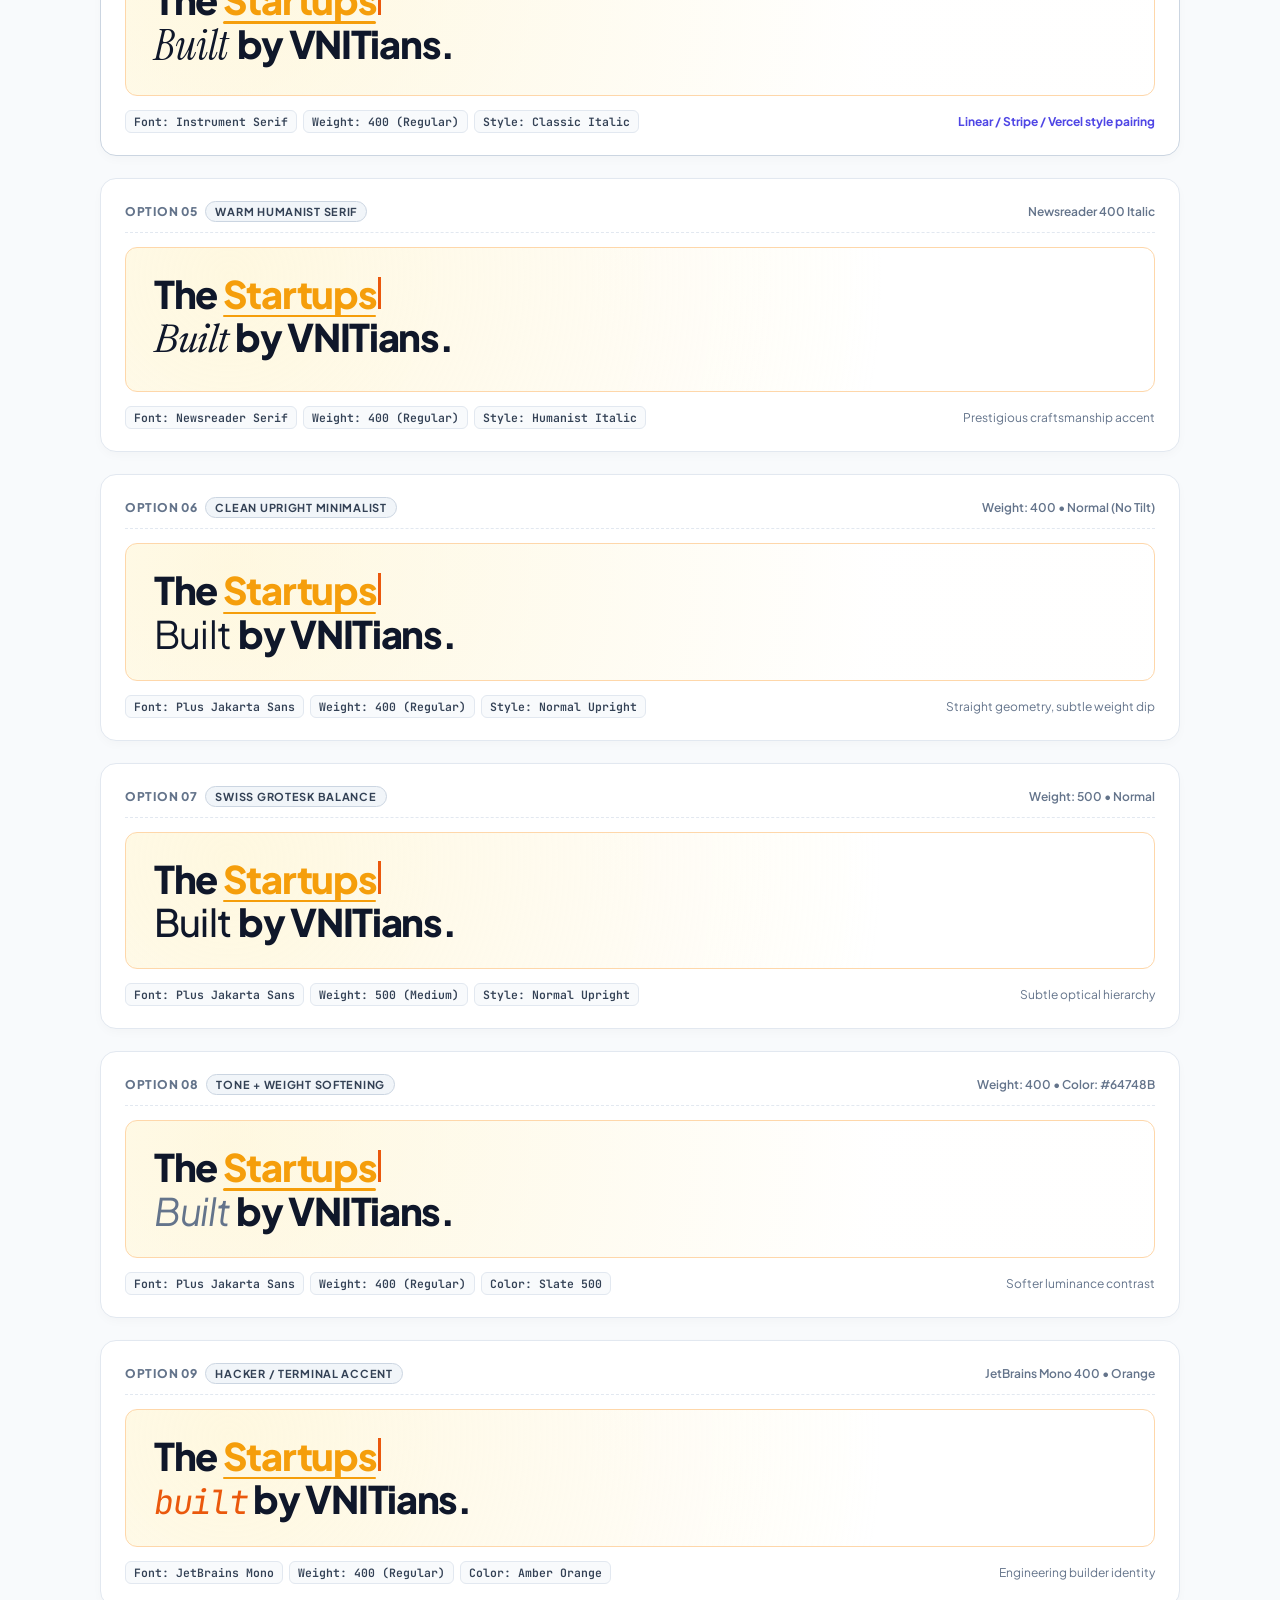
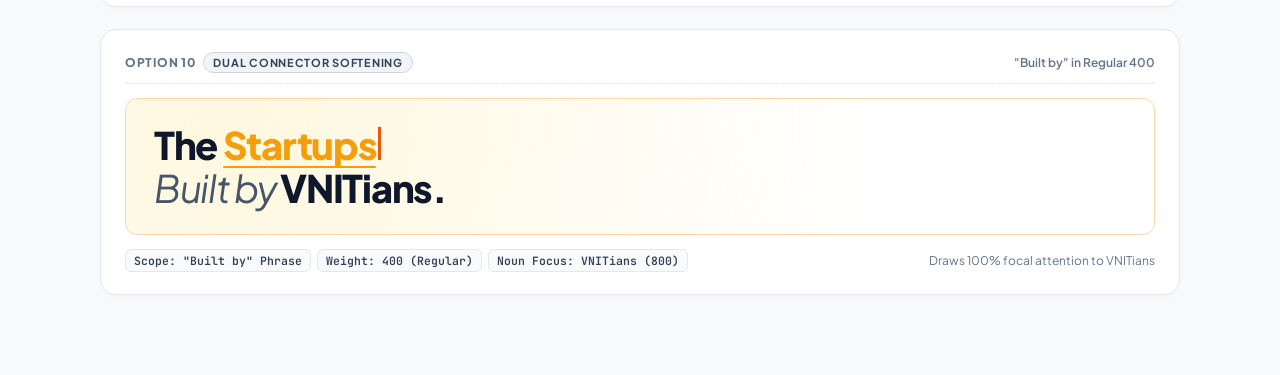
<file: built_typography_variations_lab.html>
<!DOCTYPE html>
<html lang="en">
<head>
  <meta charset="UTF-8">
  <meta name="viewport" content="width=device-width, initial-scale=1.0">
  <title>VNIT BuilderBase — "Built" Headline Typography Lab</title>
  <link rel="preconnect" href="https://fonts.googleapis.com">
  <link rel="preconnect" href="https://fonts.gstatic.com" crossorigin>
  <link href="https://fonts.googleapis.com/css2?family=Instrument+Serif:ital@0;1&family=JetBrains+Mono:ital,wght@0,400;0,500;0,700;1,400;1,500&family=Newsreader:ital,opsz,wght@1,6..72,400;1,6..72,500&family=Plus+Jakarta+Sans:ital,wght@0,300;0,400;0,500;0,600;0,700;0,800;1,300;1,400;1,500;1,600;1,700;1,800&display=swap" rel="stylesheet">
  <style>
    :root {
      --bg: #FDFBF7;
      --card-bg: #FFFFFF;
      --border: #E2E8F0;
      --border-hover: #CBD5E1;
      --ink-primary: #0F172A;
      --ink-secondary: #334155;
      --ink-muted: #64748B;
      --amber-500: #F59E0B;
      --amber-600: #D97706;
      --orange-500: #F97316;
      --orange-600: #EA580C;
    }

    * { box-sizing: border-box; margin: 0; padding: 0; }
    body {
      font-family: 'Plus Jakarta Sans', -apple-system, BlinkMacSystemFont, sans-serif;
      background: #F8FAFC;
      color: var(--ink-primary);
      padding: 32px 20px 80px;
      min-height: 100vh;
    }

    .container {
      max-width: 1080px;
      margin: 0 auto;
    }

    /* ─── STICKY HEADER ─── */
    .lab-header {
      background: #FFFFFF;
      border: 1px solid var(--border);
      border-radius: 16px;
      padding: 20px 24px;
      margin-bottom: 32px;
      box-shadow: 0 4px 16px -2px rgba(15, 23, 42, 0.04);
      display: flex;
      flex-wrap: wrap;
      align-items: center;
      justify-content: space-between;
      gap: 16px;
    }

    .lab-title h1 {
      font-size: 22px;
      font-weight: 800;
      letter-spacing: -0.03em;
      color: var(--ink-primary);
    }

    .lab-title p {
      font-size: 14px;
      color: var(--ink-muted);
      margin-top: 4px;
    }

    .lab-badge {
      font-size: 12px;
      font-weight: 700;
      background: rgba(245, 158, 11, 0.12);
      color: #D97706;
      border: 1px solid rgba(245, 158, 11, 0.25);
      padding: 5px 12px;
      border-radius: 999px;
    }

    /* ─── INTERACTIVE LIVE TUNING SANDBOX ─── */
    .sandbox-panel {
      background: #FFFFFF;
      border: 2px solid #F59E0B;
      border-radius: 18px;
      padding: 28px;
      margin-bottom: 36px;
      box-shadow: 0 12px 32px -4px rgba(245, 158, 11, 0.12);
    }

    .sandbox-title {
      font-size: 13px;
      font-weight: 800;
      text-transform: uppercase;
      letter-spacing: 0.08em;
      color: #D97706;
      margin-bottom: 16px;
      display: flex;
      align-items: center;
      gap: 8px;
    }

    .hero-mock-canvas {
      position: relative;
      background: radial-gradient(circle at 10% 20%, rgba(254, 243, 199, 0.6) 0%, rgba(255, 255, 255, 0.95) 70%),
                  linear-gradient(135deg, #FFFDF9 0%, #FDFBF7 100%);
      border: 1px solid #FED7AA;
      border-radius: 14px;
      padding: 36px 32px;
      margin-bottom: 20px;
      overflow: hidden;
    }

    .headline-render {
      font-family: 'Plus Jakarta Sans', sans-serif;
      font-size: 46px;
      font-weight: 800;
      letter-spacing: -1.6px;
      line-height: 1.15;
      color: #0F172A;
      user-select: none;
    }

    .word-the {
      color: #0F172A;
      margin-right: 0.15em;
    }

    .word-startups {
      position: relative;
      color: #F59E0B;
      display: inline-block;
      text-decoration: none;
    }

    .word-startups::after {
      content: '';
      position: absolute;
      left: 0;
      bottom: -2px;
      width: 100%;
      height: 2.5px;
      background: #F59E0B;
      border-radius: 2px;
    }

    .word-cursor {
      display: inline-block;
      width: 2.5px;
      height: 0.85em;
      background: #EA580C;
      margin-left: 2px;
      vertical-align: baseline;
      animation: blink 1.1s infinite;
    }

    @keyframes blink {
      0%, 49% { opacity: 1; }
      50%, 100% { opacity: 0; }
    }

    .word-built {
      display: inline-block;
      margin-right: 0.18em;
      transition: all 0.15s ease;
    }

    .word-rest {
      color: #0F172A;
      font-weight: 800;
    }

    /* SANDBOX CONTROLS BAR */
    .controls-grid {
      display: grid;
      grid-template-columns: repeat(auto-fit, minmax(200px, 1fr));
      gap: 16px;
      background: #F8FAFC;
      border: 1px solid var(--border);
      border-radius: 12px;
      padding: 16px 20px;
    }

    .control-item label {
      display: block;
      font-size: 12px;
      font-weight: 700;
      color: var(--ink-secondary);
      margin-bottom: 6px;
    }

    .control-item input[type="range"] {
      width: 100%;
      accent-color: #F59E0B;
    }

    .control-item select, .control-item button {
      width: 100%;
      padding: 8px 12px;
      font-size: 13px;
      font-weight: 600;
      border: 1px solid var(--border);
      border-radius: 8px;
      background: #FFFFFF;
      color: var(--ink-primary);
      cursor: pointer;
    }

    /* ─── VARIATIONS COMPARISON CARDS ─── */
    .section-title {
      font-size: 18px;
      font-weight: 800;
      letter-spacing: -0.02em;
      margin-bottom: 20px;
      color: var(--ink-primary);
    }

    .cards-grid {
      display: grid;
      grid-template-columns: 1fr;
      gap: 22px;
    }

    .var-card {
      background: var(--card-bg);
      border: 1px solid var(--border);
      border-radius: 16px;
      padding: 22px 24px;
      box-shadow: 0 4px 12px -2px rgba(15, 23, 42, 0.03);
      transition: border-color 0.2s ease, box-shadow 0.2s ease;
    }

    .var-card:hover {
      border-color: #CBD5E1;
      box-shadow: 0 10px 24px -4px rgba(15, 23, 42, 0.07);
    }

    .card-top {
      display: flex;
      justify-content: space-between;
      align-items: center;
      margin-bottom: 14px;
      padding-bottom: 10px;
      border-bottom: 1px dashed var(--border);
    }

    .var-number {
      font-size: 12px;
      font-weight: 800;
      letter-spacing: 0.06em;
      text-transform: uppercase;
      color: var(--ink-muted);
      display: flex;
      align-items: center;
      gap: 8px;
    }

    .pill-highlight {
      font-size: 11px;
      font-weight: 700;
      padding: 3px 9px;
      border-radius: 999px;
      background: #F1F5F9;
      color: var(--ink-secondary);
      border: 1px solid #CBD5E1;
    }

    .pill-recommended {
      background: rgba(245, 158, 11, 0.12);
      color: #D97706;
      border-color: rgba(245, 158, 11, 0.3);
    }

    /* CARD DISPLAY CANVAS */
    .card-canvas {
      position: relative;
      background: radial-gradient(circle at 10% 20%, rgba(254, 243, 199, 0.5) 0%, rgba(255, 255, 255, 0.95) 70%),
                  linear-gradient(135deg, #FFFDF9 0%, #FDFBF7 100%);
      border: 1px solid #FED7AA;
      border-radius: 12px;
      padding: 24px 28px;
      margin-bottom: 14px;
    }

    .card-headline {
      font-family: 'Plus Jakarta Sans', sans-serif;
      font-size: 38px;
      font-weight: 800;
      letter-spacing: -1.3px;
      line-height: 1.15;
      color: #0F172A;
    }

    .card-footer {
      display: flex;
      justify-content: space-between;
      align-items: center;
      font-size: 13px;
      color: var(--ink-muted);
    }

    .specs-chips {
      display: flex;
      flex-wrap: wrap;
      gap: 6px;
    }

    .spec-chip {
      font-size: 11.5px;
      font-weight: 600;
      padding: 3px 8px;
      background: #F8FAFC;
      border: 1px solid var(--border);
      border-radius: 6px;
      color: var(--ink-secondary);
      font-family: 'JetBrains Mono', monospace;
    }

    .btn-apply {
      background: #0F172A;
      color: #FFFFFF;
      font-size: 12px;
      font-weight: 700;
      padding: 6px 14px;
      border-radius: 8px;
      border: none;
      cursor: pointer;
      transition: background 0.15s ease;
    }

    .btn-apply:hover {
      background: #F97316;
    }

    /* ═══════════════════════════════════════════════════════════════════
       SPECIFIC "BUILT" VARIATION STYLES
       ═══════════════════════════════════════════════════════════════════ */

    /* 01: REGULAR ITALIC (Plus Jakarta Sans 400 Italic) */
    .built-v1 {
      font-style: italic;
      font-weight: 400;
      letter-spacing: -0.01em;
      color: #0F172A;
    }

    /* 02: MEDIUM ITALIC (Plus Jakarta Sans 500 Italic) */
    .built-v2 {
      font-style: italic;
      font-weight: 500;
      letter-spacing: -0.015em;
      color: #0F172A;
    }

    /* 03: LIGHT BOOK ITALIC (Plus Jakarta Sans 300 Italic) */
    .built-v3 {
      font-style: italic;
      font-weight: 300;
      letter-spacing: 0;
      color: #0F172A;
    }

    /* 04: EDITORIAL SERIF ITALIC (Instrument Serif 400 Italic) */
    .built-v4 {
      font-family: 'Instrument Serif', Georgia, serif;
      font-style: italic;
      font-weight: 400;
      font-size: 1.12em;
      letter-spacing: -0.01em;
      color: #0F172A;
      vertical-align: -0.03em;
    }

    /* 05: EDITORIAL SERIF (Newsreader 400 Italic) */
    .built-v5 {
      font-family: 'Newsreader', Georgia, serif;
      font-style: italic;
      font-weight: 400;
      font-size: 1.05em;
      letter-spacing: -0.02em;
      color: #0F172A;
    }

    /* 06: REGULAR UPRIGHT (Plus Jakarta Sans 400 Normal / Non-Italic) */
    .built-v6 {
      font-style: normal;
      font-weight: 400;
      letter-spacing: -0.02em;
      color: #0F172A;
    }

    /* 07: MEDIUM UPRIGHT (Plus Jakarta Sans 500 Normal / Non-Italic) */
    .built-v7 {
      font-style: normal;
      font-weight: 500;
      letter-spacing: -0.02em;
      color: #0F172A;
    }

    /* 08: MUTED SLATE REGULAR ITALIC (Weight 400 Italic, Color #64748B) */
    .built-v8 {
      font-style: italic;
      font-weight: 400;
      color: #64748B;
    }

    /* 09: DEVELOPER MONOSPACE (JetBrains Mono 400 Italic) */
    .built-v9 {
      font-family: 'JetBrains Mono', monospace;
      font-style: italic;
      font-weight: 400;
      font-size: 0.88em;
      letter-spacing: -0.04em;
      color: #EA580C;
    }

    /* 10: "BUILT BY" COMBINED AIR (Both "Built by" set to Regular 400) */
    .built-v10-wrap {
      font-weight: 400;
      font-style: italic;
      color: #475569;
    }

  </style>
</head>
<body>

  <div class="container">

    <!-- LAB HEADER -->
    <header class="lab-header">
      <div class="lab-title">
        <h1>Headline Typography Lab: The Word "Built"</h1>
        <p>Testing non-bold weight balances for the word <strong>"Built"</strong> in <em>"The Startups Built by VNITians."</em></p>
      </div>
      <div class="lab-badge">Live Visualizer</div>
    </header>

    <!-- LIVE INTERACTIVE SANDBOX -->
    <section class="sandbox-panel">
      <div class="sandbox-title">
        <span>⚡ Interactive Live Tuning Box (Adjust in real-time)</span>
      </div>

      <div class="hero-mock-canvas">
        <div class="headline-render">
          <span class="word-the">The</span><span class="word-startups">Startups</span><span class="word-cursor"></span><br>
          <span class="word-built" id="liveBuiltWord">Built</span><span class="word-rest">by VNITians.</span>
        </div>
      </div>

      <div class="controls-grid">
        <div class="control-item">
          <label>Font Weight: <span id="weightVal" style="color:#D97706; font-weight:800;">400 (Regular)</span></label>
          <input type="range" id="weightSlider" min="300" max="800" step="100" value="400" oninput="updateLiveTuning()">
        </div>

        <div class="control-item">
          <label>Font Style</label>
          <select id="styleSelect" onchange="updateLiveTuning()">
            <option value="italic" selected>Italic</option>
            <option value="normal">Normal (Upright)</option>
          </select>
        </div>

        <div class="control-item">
          <label>Font Family</label>
          <select id="fontSelect" onchange="updateLiveTuning()">
            <option value="'Plus Jakarta Sans', sans-serif" selected>Plus Jakarta Sans (Default)</option>
            <option value="'Instrument Serif', Georgia, serif">Instrument Serif (High-End Editorial)</option>
            <option value="'Newsreader', Georgia, serif">Newsreader (Warm Editorial)</option>
            <option value="'JetBrains Mono', monospace">JetBrains Mono (Code/Hacker)</option>
          </select>
        </div>

        <div class="control-item">
          <label>Text Color</label>
          <select id="colorSelect" onchange="updateLiveTuning()">
            <option value="#0F172A" selected>Deep Slate (#0F172A)</option>
            <option value="#64748B">Muted Slate (#64748B)</option>
            <option value="#EA580C">Amber Accent (#EA580C)</option>
          </select>
        </div>
      </div>
    </section>

    <!-- 10 CURATED COMPARISON CARDS -->
    <h2 class="section-title">Curated Non-Bold Presentations (Compare Side-by-Side)</h2>

    <div class="cards-grid">

      <!-- ─── OPTION 1: REGULAR ITALIC (RECOMMENDED) ─── -->
      <div class="var-card" style="border: 2px solid #FDBA74;">
        <div class="card-top">
          <div class="var-number">
            <span>Option 01</span>
            <span class="pill-highlight pill-recommended">★ Most Natural & Recommended</span>
          </div>
          <span style="font-size:12px; color:var(--ink-muted); font-weight:600;">Weight: 400 • Italic</span>
        </div>
        <div class="card-canvas">
          <div class="card-headline">
            <span class="word-the">The</span><span class="word-startups">Startups</span><span class="word-cursor"></span><br>
            <span class="word-built built-v1">Built</span><span class="word-rest">by VNITians.</span>
          </div>
        </div>
        <div class="card-footer">
          <div class="specs-chips">
            <span class="spec-chip">Font: Plus Jakarta Sans</span>
            <span class="spec-chip">Weight: 400 (Regular)</span>
            <span class="spec-chip">Style: Italic</span>
          </div>
          <span style="font-size:12px; color:#D97706; font-weight:700;">Light editorial verb rhythm</span>
        </div>
      </div>

      <!-- ─── OPTION 2: MEDIUM ITALIC ─── -->
      <div class="var-card">
        <div class="card-top">
          <div class="var-number">
            <span>Option 02</span>
            <span class="pill-highlight">Soft Optical Stepdown</span>
          </div>
          <span style="font-size:12px; color:var(--ink-muted); font-weight:600;">Weight: 500 • Italic</span>
        </div>
        <div class="card-canvas">
          <div class="card-headline">
            <span class="word-the">The</span><span class="word-startups">Startups</span><span class="word-cursor"></span><br>
            <span class="word-built built-v2">Built</span><span class="word-rest">by VNITians.</span>
          </div>
        </div>
        <div class="card-footer">
          <div class="specs-chips">
            <span class="spec-chip">Font: Plus Jakarta Sans</span>
            <span class="spec-chip">Weight: 500 (Medium)</span>
            <span class="spec-chip">Style: Italic</span>
          </div>
          <span style="font-size:12px; color:var(--ink-muted);">Moderate weight contrast (less extreme)</span>
        </div>
      </div>

      <!-- ─── OPTION 3: LIGHT BOOK ITALIC ─── -->
      <div class="var-card">
        <div class="card-top">
          <div class="var-number">
            <span>Option 03</span>
            <span class="pill-highlight">Airy & Elegant</span>
          </div>
          <span style="font-size:12px; color:var(--ink-muted); font-weight:600;">Weight: 300 • Italic</span>
        </div>
        <div class="card-canvas">
          <div class="card-headline">
            <span class="word-the">The</span><span class="word-startups">Startups</span><span class="word-cursor"></span><br>
            <span class="word-built built-v3">Built</span><span class="word-rest">by VNITians.</span>
          </div>
        </div>
        <div class="card-footer">
          <div class="specs-chips">
            <span class="spec-chip">Font: Plus Jakarta Sans</span>
            <span class="spec-chip">Weight: 300 (Light)</span>
            <span class="spec-chip">Style: Italic</span>
          </div>
          <span style="font-size:12px; color:var(--ink-muted);">Maximum contrast against 800 Bold</span>
        </div>
      </div>

      <!-- ─── OPTION 4: EDITORIAL SERIF ITALIC ─── -->
      <div class="var-card" style="border: 1.5px solid #CBD5E1;">
        <div class="card-top">
          <div class="var-number">
            <span>Option 04</span>
            <span class="pill-highlight pill-recommended">★ Trend: Modern Tech Editorial Serif</span>
          </div>
          <span style="font-size:12px; color:var(--ink-muted); font-weight:600;">Instrument Serif 400 Italic</span>
        </div>
        <div class="card-canvas">
          <div class="card-headline">
            <span class="word-the">The</span><span class="word-startups">Startups</span><span class="word-cursor"></span><br>
            <span class="word-built built-v4">Built</span><span class="word-rest">by VNITians.</span>
          </div>
        </div>
        <div class="card-footer">
          <div class="specs-chips">
            <span class="spec-chip">Font: Instrument Serif</span>
            <span class="spec-chip">Weight: 400 (Regular)</span>
            <span class="spec-chip">Style: Classic Italic</span>
          </div>
          <span style="font-size:12px; color:#4F46E5; font-weight:700;">Linear / Stripe / Vercel style pairing</span>
        </div>
      </div>

      <!-- ─── OPTION 5: WARM SERIF ITALIC (NEWSREADER) ─── -->
      <div class="var-card">
        <div class="card-top">
          <div class="var-number">
            <span>Option 05</span>
            <span class="pill-highlight">Warm Humanist Serif</span>
          </div>
          <span style="font-size:12px; color:var(--ink-muted); font-weight:600;">Newsreader 400 Italic</span>
        </div>
        <div class="card-canvas">
          <div class="card-headline">
            <span class="word-the">The</span><span class="word-startups">Startups</span><span class="word-cursor"></span><br>
            <span class="word-built built-v5">Built</span><span class="word-rest">by VNITians.</span>
          </div>
        </div>
        <div class="card-footer">
          <div class="specs-chips">
            <span class="spec-chip">Font: Newsreader Serif</span>
            <span class="spec-chip">Weight: 400 (Regular)</span>
            <span class="spec-chip">Style: Humanist Italic</span>
          </div>
          <span style="font-size:12px; color:var(--ink-muted);">Prestigious craftsmanship accent</span>
        </div>
      </div>

      <!-- ─── OPTION 6: REGULAR UPRIGHT (NO ITALIC) ─── -->
      <div class="var-card">
        <div class="card-top">
          <div class="var-number">
            <span>Option 06</span>
            <span class="pill-highlight">Clean Upright Minimalist</span>
          </div>
          <span style="font-size:12px; color:var(--ink-muted); font-weight:600;">Weight: 400 • Normal (No Tilt)</span>
        </div>
        <div class="card-canvas">
          <div class="card-headline">
            <span class="word-the">The</span><span class="word-startups">Startups</span><span class="word-cursor"></span><br>
            <span class="word-built built-v6">Built</span><span class="word-rest">by VNITians.</span>
          </div>
        </div>
        <div class="card-footer">
          <div class="specs-chips">
            <span class="spec-chip">Font: Plus Jakarta Sans</span>
            <span class="spec-chip">Weight: 400 (Regular)</span>
            <span class="spec-chip">Style: Normal Upright</span>
          </div>
          <span style="font-size:12px; color:var(--ink-muted);">Straight geometry, subtle weight dip</span>
        </div>
      </div>

      <!-- ─── OPTION 7: MEDIUM UPRIGHT (NO ITALIC) ─── -->
      <div class="var-card">
        <div class="card-top">
          <div class="var-number">
            <span>Option 07</span>
            <span class="pill-highlight">Swiss Grotesk Balance</span>
          </div>
          <span style="font-size:12px; color:var(--ink-muted); font-weight:600;">Weight: 500 • Normal</span>
        </div>
        <div class="card-canvas">
          <div class="card-headline">
            <span class="word-the">The</span><span class="word-startups">Startups</span><span class="word-cursor"></span><br>
            <span class="word-built built-v7">Built</span><span class="word-rest">by VNITians.</span>
          </div>
        </div>
        <div class="card-footer">
          <div class="specs-chips">
            <span class="spec-chip">Font: Plus Jakarta Sans</span>
            <span class="spec-chip">Weight: 500 (Medium)</span>
            <span class="spec-chip">Style: Normal Upright</span>
          </div>
          <span style="font-size:12px; color:var(--ink-muted);">Subtle optical hierarchy</span>
        </div>
      </div>

      <!-- ─── OPTION 8: MUTED SLATE ITALIC ─── -->
      <div class="var-card">
        <div class="card-top">
          <div class="var-number">
            <span>Option 08</span>
            <span class="pill-highlight">Tone + Weight Softening</span>
          </div>
          <span style="font-size:12px; color:var(--ink-muted); font-weight:600;">Weight: 400 • Color: #64748B</span>
        </div>
        <div class="card-canvas">
          <div class="card-headline">
            <span class="word-the">The</span><span class="word-startups">Startups</span><span class="word-cursor"></span><br>
            <span class="word-built built-v8">Built</span><span class="word-rest">by VNITians.</span>
          </div>
        </div>
        <div class="card-footer">
          <div class="specs-chips">
            <span class="spec-chip">Font: Plus Jakarta Sans</span>
            <span class="spec-chip">Weight: 400 (Regular)</span>
            <span class="spec-chip">Color: Slate 500</span>
          </div>
          <span style="font-size:12px; color:var(--ink-muted);">Softer luminance contrast</span>
        </div>
      </div>

      <!-- ─── OPTION 9: CODE MONOSPACE ─── -->
      <div class="var-card">
        <div class="card-top">
          <div class="var-number">
            <span>Option 09</span>
            <span class="pill-highlight">Hacker / Terminal Accent</span>
          </div>
          <span style="font-size:12px; color:var(--ink-muted); font-weight:600;">JetBrains Mono 400 • Orange</span>
        </div>
        <div class="card-canvas">
          <div class="card-headline">
            <span class="word-the">The</span><span class="word-startups">Startups</span><span class="word-cursor"></span><br>
            <span class="word-built built-v9">built</span><span class="word-rest">by VNITians.</span>
          </div>
        </div>
        <div class="card-footer">
          <div class="specs-chips">
            <span class="spec-chip">Font: JetBrains Mono</span>
            <span class="spec-chip">Weight: 400 (Regular)</span>
            <span class="spec-chip">Color: Amber Orange</span>
          </div>
          <span style="font-size:12px; color:var(--ink-muted);">Engineering builder identity</span>
        </div>
      </div>

      <!-- ─── OPTION 10: "BUILT BY" COMBINED AIR ─── -->
      <div class="var-card">
        <div class="card-top">
          <div class="var-number">
            <span>Option 10</span>
            <span class="pill-highlight">Dual Connector Softening</span>
          </div>
          <span style="font-size:12px; color:var(--ink-muted); font-weight:600;">"Built by" in Regular 400</span>
        </div>
        <div class="card-canvas">
          <div class="card-headline">
            <span class="word-the">The</span><span class="word-startups">Startups</span><span class="word-cursor"></span><br>
            <span class="built-v10-wrap">Built by </span><span class="word-rest">VNITians.</span>
          </div>
        </div>
        <div class="card-footer">
          <div class="specs-chips">
            <span class="spec-chip">Scope: "Built by" Phrase</span>
            <span class="spec-chip">Weight: 400 (Regular)</span>
            <span class="spec-chip">Noun Focus: VNITians (800)</span>
          </div>
          <span style="font-size:12px; color:var(--ink-muted);">Draws 100% focal attention to VNITians</span>
        </div>
      </div>

    </div>

  </div>

  <script>
    function updateLiveTuning() {
      const weight = document.getElementById('weightSlider').value;
      const style = document.getElementById('styleSelect').value;
      const font = document.getElementById('fontSelect').value;
      const color = document.getElementById('colorSelect').value;

      document.getElementById('weightVal').innerText = weight + (weight == 400 ? ' (Regular)' : weight == 500 ? ' (Medium)' : weight == 300 ? ' (Light)' : weight == 700 ? ' (Bold)' : weight == 800 ? ' (ExtraBold)' : '');

      const target = document.getElementById('liveBuiltWord');
      target.style.fontWeight = weight;
      target.style.fontStyle = style;
      target.style.fontFamily = font;
      target.style.color = color;
      if (font.includes('Instrument Serif')) {
        target.style.fontSize = '1.14em';
      } else {
        target.style.fontSize = '1em';
      }
    }
  </script>
</body>
</html>
</file>
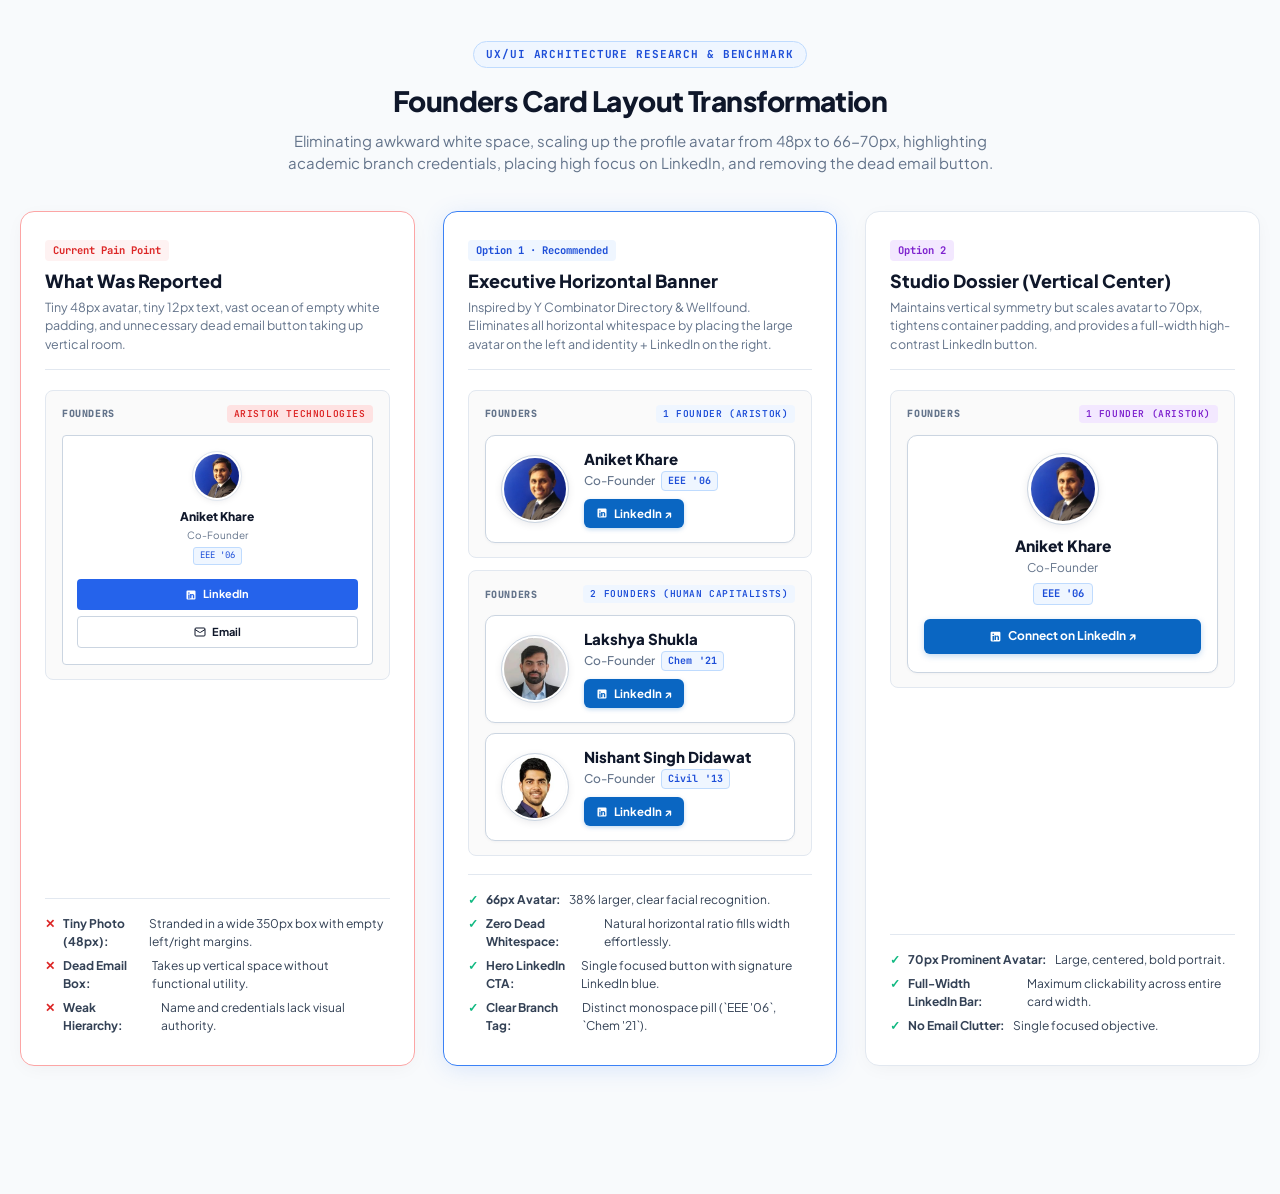
<file: founder_layout_showcase.html>
<!DOCTYPE html>
<html lang="en">
<head>
  <meta charset="UTF-8">
  <meta name="viewport" content="width=device-width, initial-scale=1.0">
  <title>Founders Card Layout Redesign Showcase — VNIT Startups</title>
  
  <link rel="preconnect" href="https://fonts.googleapis.com">
  <link rel="preconnect" href="https://fonts.gstatic.com" crossorigin>
  <link href="https://fonts.googleapis.com/css2?family=JetBrains+Mono:wght@400;500;600;700&family=Plus+Jakarta+Sans:wght@400;500;600;700;800&display=swap" rel="stylesheet">

  <style>
    :root {
      --font-sans: 'Plus Jakarta Sans', -apple-system, BlinkMacSystemFont, sans-serif;
      --font-mono: 'JetBrains Mono', monospace;
      --bg-page: #F8FAFC;
      --card-bg: #FFFFFF;
      --border-subtle: #E2E8F0;
      --border-card: #CBD5E1;
      --ink-primary: #0F172A;
      --ink-secondary: #334155;
      --ink-muted: #64748B;
      
      --linkedin-blue: #0A66C2;
      --linkedin-hover: #084E96;
      
      --radius-sm: 6px;
      --radius-md: 10px;
      --radius-lg: 14px;
    }

    * {
      box-sizing: border-box;
      margin: 0;
      padding: 0;
    }

    body {
      font-family: var(--font-sans);
      background-color: var(--bg-page);
      color: var(--ink-primary);
      padding: 40px 20px 80px 20px;
      line-height: 1.5;
    }

    .showcase-header {
      max-width: 1200px;
      margin: 0 auto 36px auto;
      text-align: center;
    }

    .showcase-kicker {
      display: inline-flex;
      align-items: center;
      gap: 6px;
      font-family: var(--font-mono);
      font-size: 11px;
      font-weight: 700;
      letter-spacing: 0.08em;
      text-transform: uppercase;
      color: #1D4ED8;
      background: #EFF6FF;
      border: 1px solid #BFDBFE;
      padding: 4px 12px;
      border-radius: 999px;
      margin-bottom: 12px;
    }

    .showcase-title {
      font-size: 28px;
      font-weight: 800;
      letter-spacing: -0.02em;
      color: var(--ink-primary);
      margin-bottom: 8px;
    }

    .showcase-desc {
      font-size: 15px;
      color: var(--ink-muted);
      max-width: 720px;
      margin: 0 auto;
    }

    .comparison-grid {
      display: grid;
      grid-template-columns: repeat(auto-fit, minmax(350px, 1fr));
      gap: 28px;
      max-width: 1280px;
      margin: 0 auto 48px auto;
    }

    .option-column {
      background: #FFFFFF;
      border: 1px solid var(--border-subtle);
      border-radius: var(--radius-lg);
      padding: 24px;
      box-shadow: 0 4px 20px -4px rgba(15, 23, 42, 0.05);
      display: flex;
      flex-direction: column;
    }

    .option-header {
      border-bottom: 1px solid var(--border-subtle);
      padding-bottom: 16px;
      margin-bottom: 20px;
    }

    .option-tag {
      font-family: var(--font-mono);
      font-size: 10.5px;
      font-weight: 700;
      padding: 3px 8px;
      border-radius: 4px;
      display: inline-block;
      margin-bottom: 6px;
    }

    .option-name {
      font-size: 18px;
      font-weight: 800;
      color: var(--ink-primary);
      margin-bottom: 4px;
    }

    .option-desc {
      font-size: 12.5px;
      color: var(--ink-muted);
      line-height: 1.45;
    }

    /* Simulate the actual Drawer Specs Card Container (380px wide context) */
    .drawer-preview-card {
      border: 1px solid var(--border-subtle);
      border-radius: 8px;
      padding: 14px 16px;
      background: #FAFAFA;
      margin-bottom: 18px;
    }

    .drawer-preview-title {
      font-family: var(--font-mono);
      font-size: 10px;
      font-weight: 800;
      text-transform: uppercase;
      letter-spacing: 0.06em;
      color: var(--ink-muted);
      margin-bottom: 12px;
      display: flex;
      justify-content: space-between;
      align-items: center;
    }

    .scenario-label {
      font-size: 9.5px;
      font-weight: 600;
      padding: 2px 7px;
      border-radius: 4px;
      font-family: var(--font-mono);
    }

    /* ══════════════════════════════════════════════════════════════
       BEFORE (CURRENT PROBLEM FROM USER SCREENSHOT)
       ══════════════════════════════════════════════════════════════ */
    .current-card-problem {
      border: 1px solid #CBD5E1;
      border-radius: 4px;
      padding: 16px 14px;
      text-align: center;
      background: #FFFFFF;
      display: flex;
      flex-direction: column;
      align-items: center;
    }

    .current-avatar-tiny {
      width: 48px;
      height: 48px;
      border-radius: 50%;
      margin-bottom: 8px;
      overflow: hidden;
      border: 2px solid #FFFFFF;
      outline: 1px solid #E2E8F0;
      box-shadow: 0 1.5px 6px rgba(15, 23, 42, 0.08);
      background: #F1F5F9;
    }

    .current-avatar-tiny img {
      width: 100%;
      height: 100%;
      object-fit: cover;
    }

    .current-name {
      font-size: 12px;
      font-weight: 800;
      color: #0F172A;
      margin-bottom: 2px;
    }

    .current-role {
      font-size: 10px;
      color: #64748B;
      margin-bottom: 4px;
    }

    .current-tag {
      font-family: var(--font-mono);
      font-size: 9px;
      color: #1D4ED8;
      background: #EFF6FF;
      border: 1px solid #BFDBFE;
      padding: 1.5px 6px;
      border-radius: 3px;
      margin-bottom: 14px;
    }

    .current-btn-linkedin {
      width: 100%;
      padding: 7px;
      background: #2563EB;
      color: #FFFFFF;
      border-radius: 4px;
      font-size: 11px;
      font-weight: 700;
      display: flex;
      align-items: center;
      justify-content: center;
      gap: 6px;
      margin-bottom: 6px;
      text-decoration: none;
    }

    .current-btn-email {
      width: 100%;
      padding: 7px;
      background: #FFFFFF;
      color: #0F172A;
      border: 1px solid #CBD5E1;
      border-radius: 4px;
      font-size: 11px;
      font-weight: 700;
      display: flex;
      align-items: center;
      justify-content: center;
      gap: 6px;
      text-decoration: none;
    }

    /* ══════════════════════════════════════════════════════════════
       OPTION 1: THE EXECUTIVE HORIZONTAL BANNER (RECOMMENDED)
       ══════════════════════════════════════════════════════════════ */
    .arch1-founder-card {
      background: #FFFFFF;
      border: 1px solid #CBD5E1;
      border-radius: 10px;
      padding: 14px 16px;
      display: flex;
      align-items: center;
      gap: 16px;
      box-shadow: 0 1px 3px rgba(15, 23, 42, 0.04);
      transition: all 0.2s ease;
    }

    .arch1-founder-card:hover {
      border-color: #94A3B8;
      box-shadow: 0 4px 12px -2px rgba(15, 23, 42, 0.08);
    }

    .arch1-avatar {
      width: 66px;
      height: 66px;
      border-radius: 50%;
      flex-shrink: 0;
      overflow: hidden;
      border: 2.5px solid #FFFFFF;
      outline: 1.5px solid #CBD5E1;
      box-shadow: 0 2px 8px rgba(15, 23, 42, 0.1);
      background: #F1F5F9;
    }

    .arch1-avatar img {
      width: 100%;
      height: 100%;
      object-fit: cover;
    }

    .arch1-body {
      flex: 1;
      min-width: 0;
    }

    .arch1-name {
      font-size: 15px;
      font-weight: 800;
      color: #0F172A;
      line-height: 1.25;
      margin-bottom: 2px;
    }

    .arch1-meta-row {
      display: flex;
      align-items: center;
      gap: 6px;
      flex-wrap: wrap;
      margin-bottom: 8px;
    }

    .arch1-role {
      font-size: 12px;
      color: #64748B;
      font-weight: 500;
    }

    .arch1-badge {
      font-family: var(--font-mono);
      font-size: 10px;
      font-weight: 700;
      color: #1D4ED8;
      background: #EFF6FF;
      border: 1px solid #BFDBFE;
      padding: 1.5px 6px;
      border-radius: 4px;
      letter-spacing: 0.02em;
    }

    .arch1-linkedin-btn {
      display: inline-flex;
      align-items: center;
      gap: 6px;
      background: #0A66C2;
      color: #FFFFFF;
      font-size: 11.5px;
      font-weight: 700;
      padding: 6px 12px;
      border-radius: 6px;
      text-decoration: none;
      transition: background 0.15s ease, transform 0.15s ease;
      box-shadow: 0 1.5px 4px rgba(10, 102, 194, 0.25);
    }

    .arch1-linkedin-btn:hover {
      background: #084E96;
      transform: translateY(-1px);
    }

    /* ══════════════════════════════════════════════════════════════
       OPTION 2: THE STUDIO DOSSIER (VERTICAL BALANCED)
       ══════════════════════════════════════════════════════════════ */
    .arch2-founder-card {
      background: #FFFFFF;
      border: 1px solid #CBD5E1;
      border-radius: 10px;
      padding: 18px 16px;
      text-align: center;
      display: flex;
      flex-direction: column;
      align-items: center;
      box-shadow: 0 1px 3px rgba(15, 23, 42, 0.04);
    }

    .arch2-avatar {
      width: 70px;
      height: 70px;
      border-radius: 50%;
      margin-bottom: 10px;
      overflow: hidden;
      border: 3px solid #FFFFFF;
      outline: 1.5px solid #CBD5E1;
      box-shadow: 0 2px 10px rgba(15, 23, 42, 0.1);
      background: #F1F5F9;
      flex-shrink: 0;
    }

    .arch2-avatar img {
      width: 100%;
      height: 100%;
      object-fit: cover;
    }

    .arch2-name {
      font-size: 15.5px;
      font-weight: 800;
      color: #0F172A;
      margin-bottom: 2px;
    }

    .arch2-role {
      font-size: 12px;
      color: #64748B;
      margin-bottom: 6px;
    }

    .arch2-badge {
      font-family: var(--font-mono);
      font-size: 10.5px;
      font-weight: 700;
      color: #1D4ED8;
      background: #EFF6FF;
      border: 1px solid #BFDBFE;
      padding: 2px 8px;
      border-radius: 4px;
      margin-bottom: 14px;
    }

    .arch2-linkedin-btn {
      width: 100%;
      display: flex;
      align-items: center;
      justify-content: center;
      gap: 6px;
      background: #0A66C2;
      color: #FFFFFF;
      font-size: 12px;
      font-weight: 700;
      padding: 8.5px 14px;
      border-radius: 6px;
      text-decoration: none;
      box-shadow: 0 2px 6px rgba(10, 102, 194, 0.25);
      transition: background 0.15s ease;
    }

    .arch2-linkedin-btn:hover {
      background: #084E96;
    }

    .feature-list {
      list-style: none;
      margin-top: auto;
      padding-top: 16px;
      border-top: 1px solid var(--border-subtle);
    }

    .feature-list li {
      font-size: 12px;
      color: var(--ink-secondary);
      margin-bottom: 6px;
      display: flex;
      align-items: flex-start;
      gap: 8px;
    }

    .check-icon {
      color: #10B981;
      font-weight: bold;
    }

    .multi-founders-stack {
      display: flex;
      flex-direction: column;
      gap: 10px;
    }
  </style>
</head>
<body>

  <header class="showcase-header">
    <div class="showcase-kicker">UX/UI Architecture Research & Benchmark</div>
    <h1 class="showcase-title">Founders Card Layout Transformation</h1>
    <p class="showcase-desc">
      Eliminating awkward white space, scaling up the profile avatar from 48px to 66-70px, highlighting academic branch credentials, placing high focus on LinkedIn, and removing the dead email button.
    </p>
  </header>

  <main class="comparison-grid">

    <!-- CURRENT PROBLEM (WHAT WAS REPORTED) -->
    <div class="option-column" style="border-color: #FCA5A5;">
      <div class="option-header">
        <span class="option-tag" style="background: #FEF2F2; color: #DC2626; border-color: #FECACA;">Current Pain Point</span>
        <h2 class="option-name">What Was Reported</h2>
        <p class="option-desc">Tiny 48px avatar, tiny 12px text, vast ocean of empty white padding, and unnecessary dead email button taking up vertical room.</p>
      </div>

      <div class="drawer-preview-card">
        <div class="drawer-preview-title">
          <span>FOUNDERS</span>
          <span class="scenario-label" style="background:#FEE2E2; color:#DC2626;">Aristok Technologies</span>
        </div>
        
        <div class="current-card-problem">
          <div class="current-avatar-tiny">
            <img src="./assets/Profile Pics/aristok-technologies_aniket-khare.jpg" alt="Aniket Khare">
          </div>
          <div class="current-name">Aniket Khare</div>
          <div class="current-role">Co-Founder</div>
          <div class="current-tag">EEE '06</div>
          <a href="#" class="current-btn-linkedin" onclick="return false;">
            <svg width="12" height="12" viewBox="0 0 24 24" fill="currentColor"><path d="M19 3a2 2 0 0 1 2 2v14a2 2 0 0 1-2 2H5a2 2 0 0 1-2-2V5a2 2 0 0 1 2-2h14m-.5 15.5v-5.3a3.26 3.26 0 0 0-3.26-3.26c-.85 0-1.84.52-2.28 1.3v-1.11h-2.79v8.37h2.79v-4.93c0-.77.62-1.4 1.39-1.4a1.4 1.4 0 0 1 1.4 1.4v4.93h2.75M6.46 10.9v8.37H9.2V10.9H6.46M7.83 6.45c-.89 0-1.61.72-1.61 1.61 0 .88.72 1.6 1.61 1.6.89 0 1.61-.72 1.61-1.6 0-.89-.72-1.61-1.61-1.61Z"/></svg>
            LinkedIn
          </a>
          <a href="#" class="current-btn-email" onclick="return false;">
            <svg width="12" height="12" viewBox="0 0 24 24" fill="none" stroke="currentColor" stroke-width="2"><rect width="20" height="16" x="2" y="4" rx="2"/><path d="m22 7-8.97 5.7a1.94 1.94 0 0 1-2.06 0L2 7"/></svg>
            Email
          </a>
        </div>
      </div>

      <ul class="feature-list">
        <li><span style="color:#DC2626; font-weight: bold;">✕</span> <strong>Tiny Photo (48px):</strong> Stranded in a wide 350px box with empty left/right margins.</li>
        <li><span style="color:#DC2626; font-weight: bold;">✕</span> <strong>Dead Email Box:</strong> Takes up vertical space without functional utility.</li>
        <li><span style="color:#DC2626; font-weight: bold;">✕</span> <strong>Weak Hierarchy:</strong> Name and credentials lack visual authority.</li>
      </ul>
    </div>


    <!-- OPTION 1: THE EXECUTIVE HORIZONTAL BANNER (RECOMMENDED) -->
    <div class="option-column" style="border-color: #3B82F6; box-shadow: 0 4px 24px -2px rgba(59, 130, 246, 0.18);">
      <div class="option-header">
        <span class="option-tag" style="background: #EFF6FF; color: #1D4ED8; border-color: #BFDBFE;">Option 1 · Recommended</span>
        <h2 class="option-name">Executive Horizontal Banner</h2>
        <p class="option-desc">Inspired by Y Combinator Directory & Wellfound. Eliminates all horizontal whitespace by placing the large avatar on the left and identity + LinkedIn on the right.</p>
      </div>

      <div class="drawer-preview-card">
        <div class="drawer-preview-title">
          <span>FOUNDERS</span>
          <span class="scenario-label" style="background: #EFF6FF; color: #1D4ED8;">1 Founder (Aristok)</span>
        </div>
        
        <div class="arch1-founder-card">
          <div class="arch1-avatar">
            <img src="./assets/Profile Pics/aristok-technologies_aniket-khare.jpg" alt="Aniket Khare">
          </div>
          <div class="arch1-body">
            <div class="arch1-name">Aniket Khare</div>
            <div class="arch1-meta-row">
              <span class="arch1-role">Co-Founder</span>
              <span class="arch1-badge">EEE '06</span>
            </div>
            <a href="https://linkedin.com/in/aniket-khare" target="_blank" rel="noopener" class="arch1-linkedin-btn">
              <svg width="12" height="12" viewBox="0 0 24 24" fill="currentColor"><path d="M19 3a2 2 0 0 1 2 2v14a2 2 0 0 1-2 2H5a2 2 0 0 1-2-2V5a2 2 0 0 1 2-2h14m-.5 15.5v-5.3a3.26 3.26 0 0 0-3.26-3.26c-.85 0-1.84.52-2.28 1.3v-1.11h-2.79v8.37h2.79v-4.93c0-.77.62-1.4 1.39-1.4a1.4 1.4 0 0 1 1.4 1.4v4.93h2.75M6.46 10.9v8.37H9.2V10.9H6.46M7.83 6.45c-.89 0-1.61.72-1.61 1.61 0 .88.72 1.6 1.61 1.6.89 0 1.61-.72 1.61-1.6 0-.89-.72-1.61-1.61-1.61Z"/></svg>
              LinkedIn ↗
            </a>
          </div>
        </div>
      </div>

      <div class="drawer-preview-card" style="margin-top: -6px;">
        <div class="drawer-preview-title">
          <span>FOUNDERS</span>
          <span class="scenario-label" style="background: #EFF6FF; color: #1D4ED8;">2 Founders (Human Capitalists)</span>
        </div>
        
        <div class="multi-founders-stack">
          <div class="arch1-founder-card">
            <div class="arch1-avatar">
              <img src="./assets/Profile Pics/human-capitalists_lakshya-shukla.jpg" alt="Lakshya Shukla">
            </div>
            <div class="arch1-body">
              <div class="arch1-name">Lakshya Shukla</div>
              <div class="arch1-meta-row">
                <span class="arch1-role">Co-Founder</span>
                <span class="arch1-badge">Chem '21</span>
              </div>
              <a href="#" class="arch1-linkedin-btn" onclick="return false;">
                <svg width="12" height="12" viewBox="0 0 24 24" fill="currentColor"><path d="M19 3a2 2 0 0 1 2 2v14a2 2 0 0 1-2 2H5a2 2 0 0 1-2-2V5a2 2 0 0 1 2-2h14m-.5 15.5v-5.3a3.26 3.26 0 0 0-3.26-3.26c-.85 0-1.84.52-2.28 1.3v-1.11h-2.79v8.37h2.79v-4.93c0-.77.62-1.4 1.39-1.4a1.4 1.4 0 0 1 1.4 1.4v4.93h2.75M6.46 10.9v8.37H9.2V10.9H6.46M7.83 6.45c-.89 0-1.61.72-1.61 1.61 0 .88.72 1.6 1.61 1.6.89 0 1.61-.72 1.61-1.6 0-.89-.72-1.61-1.61-1.61Z"/></svg>
                LinkedIn ↗
              </a>
            </div>
          </div>

          <div class="arch1-founder-card">
            <div class="arch1-avatar">
              <img src="./assets/Profile Pics/human-capitalists_nishant-singh-didawat.jpg" alt="Nishant Singh Didawat">
            </div>
            <div class="arch1-body">
              <div class="arch1-name">Nishant Singh Didawat</div>
              <div class="arch1-meta-row">
                <span class="arch1-role">Co-Founder</span>
                <span class="arch1-badge">Civil '13</span>
              </div>
              <a href="#" class="arch1-linkedin-btn" onclick="return false;">
                <svg width="12" height="12" viewBox="0 0 24 24" fill="currentColor"><path d="M19 3a2 2 0 0 1 2 2v14a2 2 0 0 1-2 2H5a2 2 0 0 1-2-2V5a2 2 0 0 1 2-2h14m-.5 15.5v-5.3a3.26 3.26 0 0 0-3.26-3.26c-.85 0-1.84.52-2.28 1.3v-1.11h-2.79v8.37h2.79v-4.93c0-.77.62-1.4 1.39-1.4a1.4 1.4 0 0 1 1.4 1.4v4.93h2.75M6.46 10.9v8.37H9.2V10.9H6.46M7.83 6.45c-.89 0-1.61.72-1.61 1.61 0 .88.72 1.6 1.61 1.6.89 0 1.61-.72 1.61-1.6 0-.89-.72-1.61-1.61-1.61Z"/></svg>
                LinkedIn ↗
              </a>
            </div>
          </div>
        </div>
      </div>

      <ul class="feature-list">
        <li><span class="check-icon">✓</span> <strong>66px Avatar:</strong> 38% larger, clear facial recognition.</li>
        <li><span class="check-icon">✓</span> <strong>Zero Dead Whitespace:</strong> Natural horizontal ratio fills width effortlessly.</li>
        <li><span class="check-icon">✓</span> <strong>Hero LinkedIn CTA:</strong> Single focused button with signature LinkedIn blue.</li>
        <li><span class="check-icon">✓</span> <strong>Clear Branch Tag:</strong> Distinct monospace pill (`EEE '06`, `Chem '21`).</li>
      </ul>
    </div>


    <!-- OPTION 2: THE STUDIO DOSSIER (VERTICAL BALANCED) -->
    <div class="option-column">
      <div class="option-header">
        <span class="option-tag" style="background: #F3E8FF; color: #7E22CE; border-color: #E9D5FF;">Option 2</span>
        <h2 class="option-name">Studio Dossier (Vertical Center)</h2>
        <p class="option-desc">Maintains vertical symmetry but scales avatar to 70px, tightens container padding, and provides a full-width high-contrast LinkedIn button.</p>
      </div>

      <div class="drawer-preview-card">
        <div class="drawer-preview-title">
          <span>FOUNDERS</span>
          <span class="scenario-label" style="background: #F3E8FF; color: #7E22CE;">1 Founder (Aristok)</span>
        </div>
        
        <div class="arch2-founder-card">
          <div class="arch2-avatar">
            <img src="./assets/Profile Pics/aristok-technologies_aniket-khare.jpg" alt="Aniket Khare">
          </div>
          <div class="arch2-name">Aniket Khare</div>
          <div class="arch2-role">Co-Founder</div>
          <div class="arch2-badge">EEE '06</div>
          <a href="#" class="arch2-linkedin-btn" onclick="return false;">
            <svg width="13" height="13" viewBox="0 0 24 24" fill="currentColor"><path d="M19 3a2 2 0 0 1 2 2v14a2 2 0 0 1-2 2H5a2 2 0 0 1-2-2V5a2 2 0 0 1 2-2h14m-.5 15.5v-5.3a3.26 3.26 0 0 0-3.26-3.26c-.85 0-1.84.52-2.28 1.3v-1.11h-2.79v8.37h2.79v-4.93c0-.77.62-1.4 1.39-1.4a1.4 1.4 0 0 1 1.4 1.4v4.93h2.75M6.46 10.9v8.37H9.2V10.9H6.46M7.83 6.45c-.89 0-1.61.72-1.61 1.61 0 .88.72 1.6 1.61 1.6.89 0 1.61-.72 1.61-1.6 0-.89-.72-1.61-1.61-1.61Z"/></svg>
            Connect on LinkedIn ↗
          </a>
        </div>
      </div>

      <ul class="feature-list">
        <li><span class="check-icon">✓</span> <strong>70px Prominent Avatar:</strong> Large, centered, bold portrait.</li>
        <li><span class="check-icon">✓</span> <strong>Full-Width LinkedIn Bar:</strong> Maximum clickability across entire card width.</li>
        <li><span class="check-icon">✓</span> <strong>No Email Clutter:</strong> Single focused objective.</li>
      </ul>
    </div>

  </main>

</body>
</html>
</file>
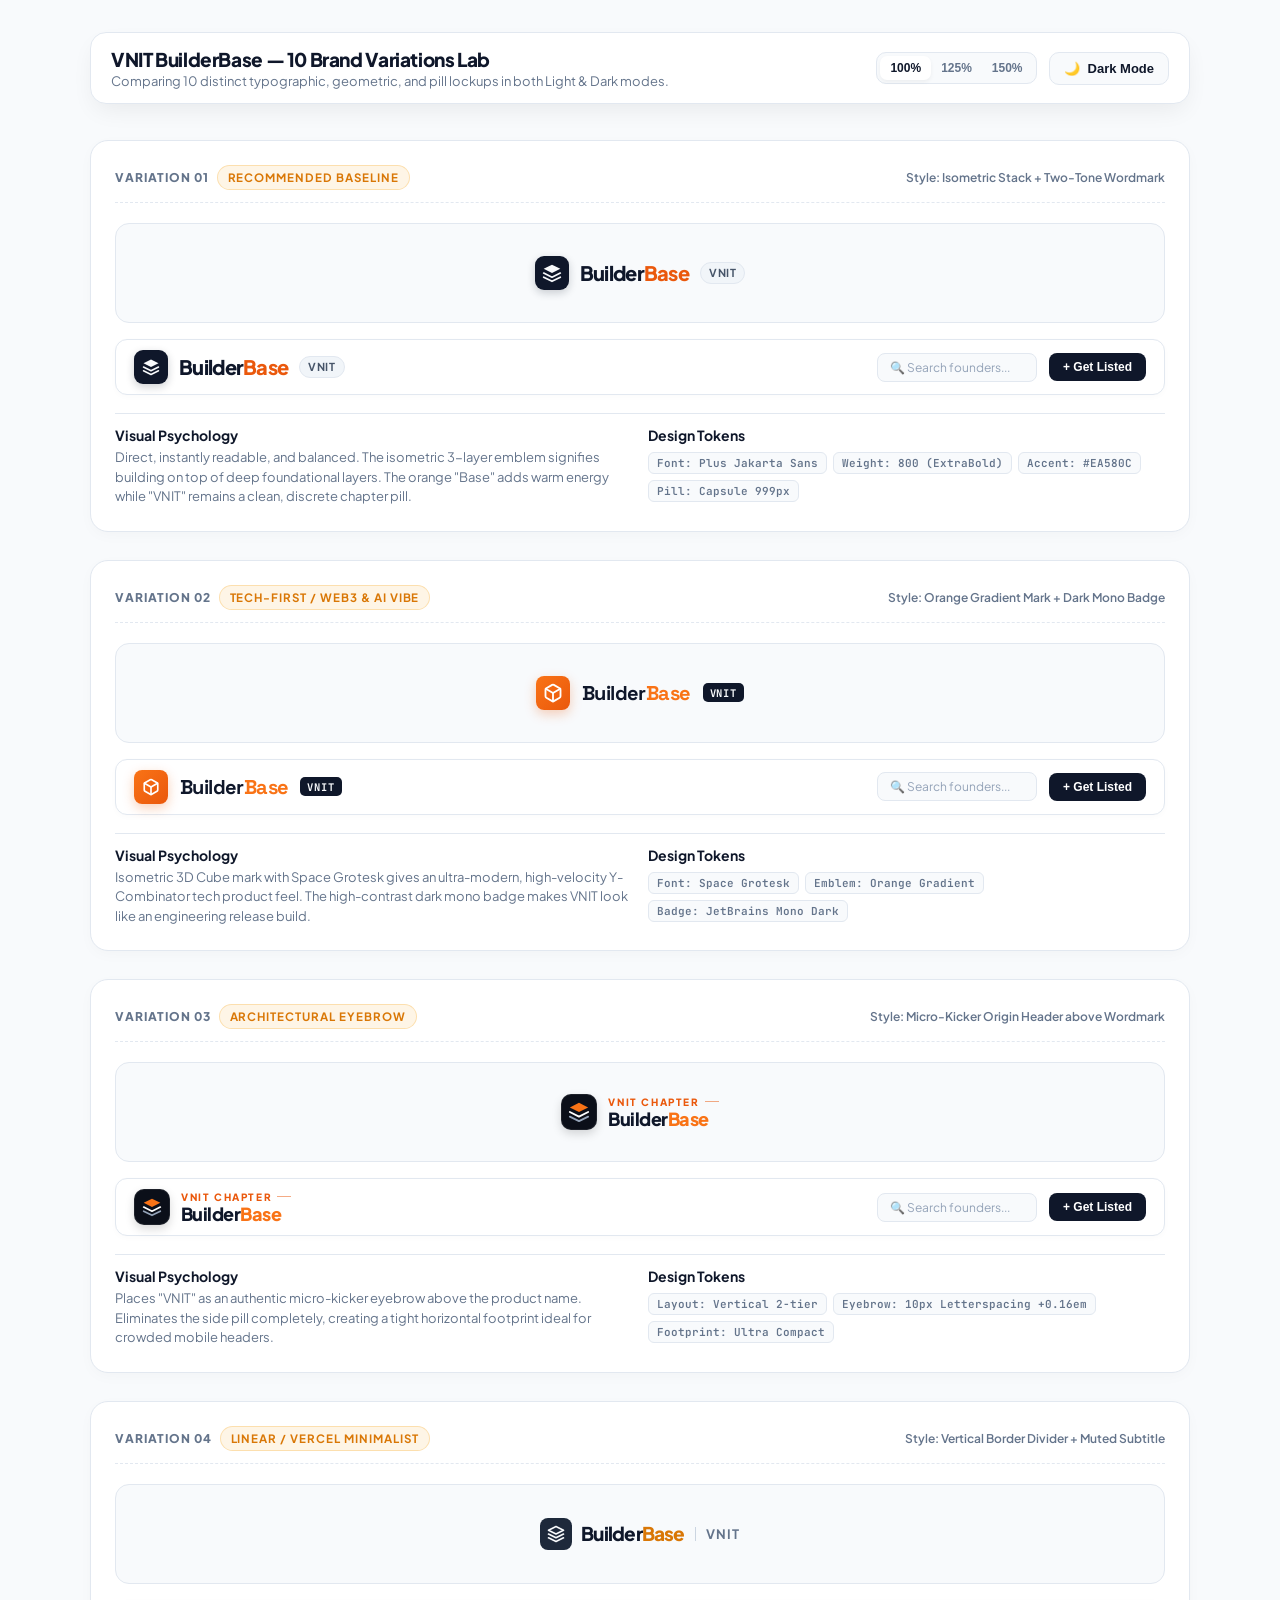
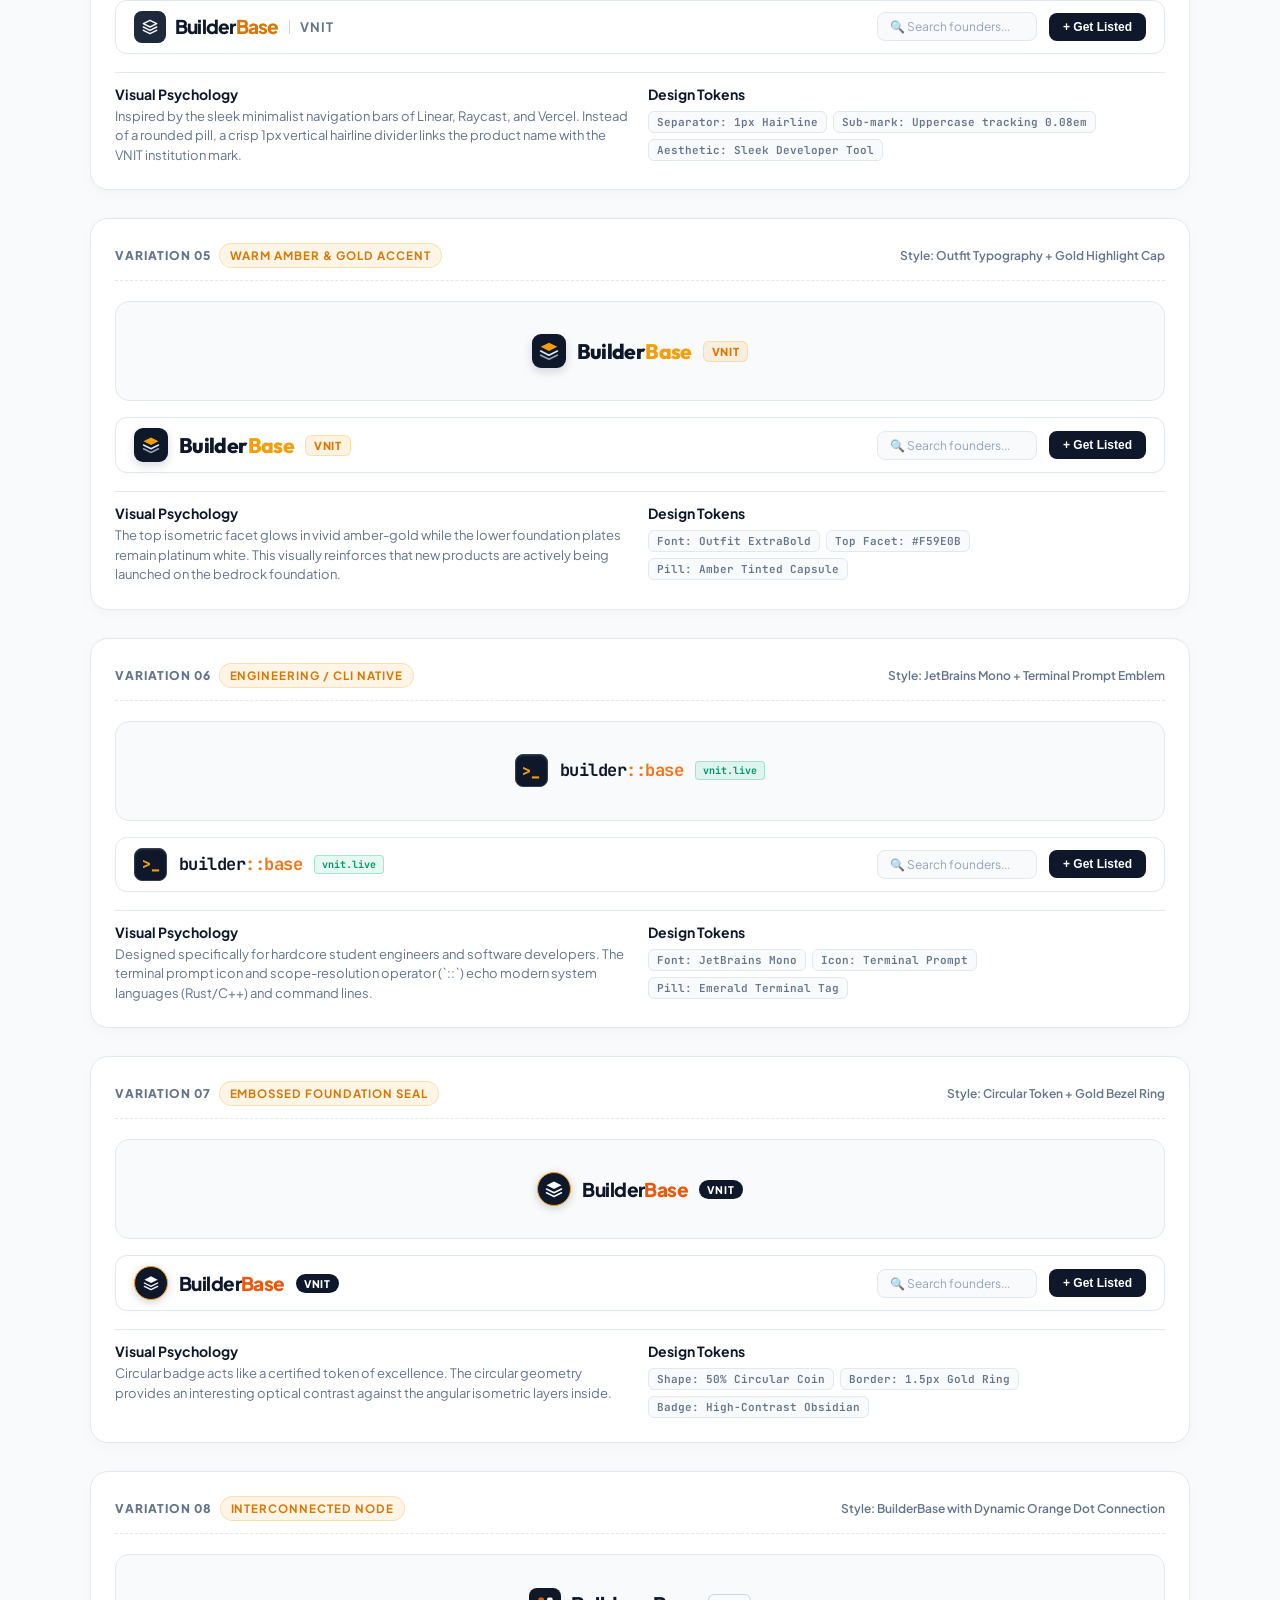
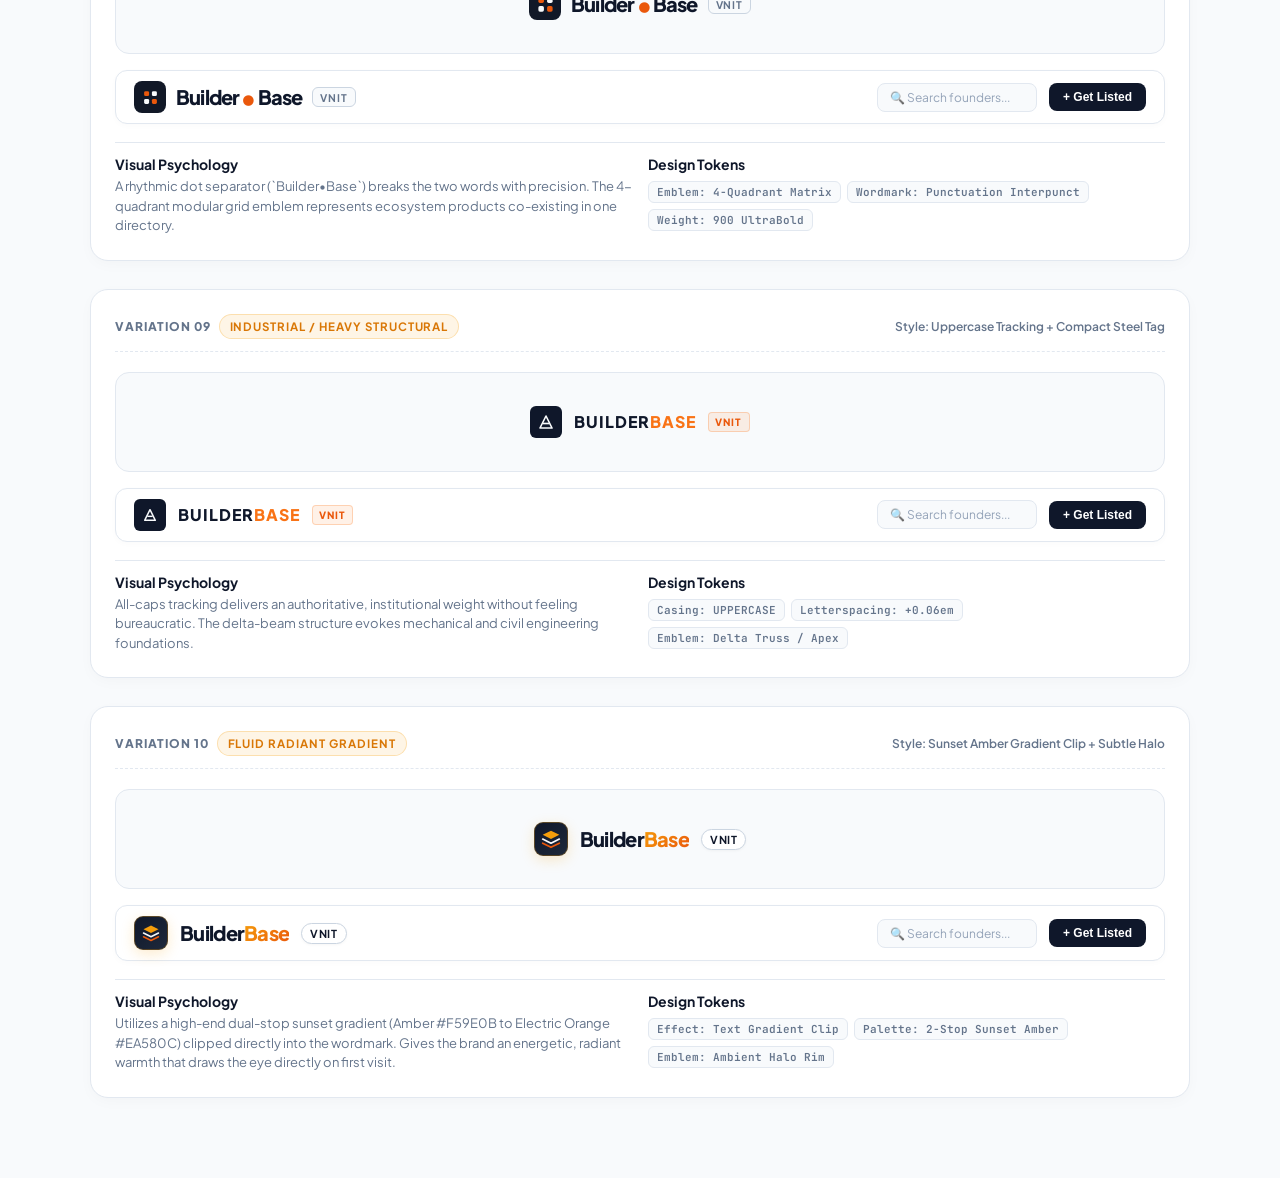
<file: temp_brand_lockup_variations.html>
<!DOCTYPE html>
<html lang="en">
<head>
  <meta charset="UTF-8">
  <meta name="viewport" content="width=device-width, initial-scale=1.0">
  <title>VNIT BuilderBase — 10 Brand Lockup Variations Lab</title>
  <link rel="preconnect" href="https://fonts.googleapis.com">
  <link rel="preconnect" href="https://fonts.gstatic.com" crossorigin>
  <link href="https://fonts.googleapis.com/css2?family=JetBrains+Mono:wght@500;700&family=Plus+Jakarta+Sans:wght@500;600;700;800;900&family=Space+Grotesk:wght@600;700&family=Outfit:wght@600;700;800;900&display=swap" rel="stylesheet">
  <style>
    :root {
      --bg: #F8FAFC;
      --card-bg: #FFFFFF;
      --nav-bg: #FFFFFF;
      --border: #E2E8F0;
      --border-hover: #CBD5E1;
      --text-main: #0F172A;
      --text-muted: #64748B;
      --text-light: #94A3B8;
      --amber-500: #F59E0B;
      --amber-600: #D97706;
      --orange-500: #F97316;
      --orange-600: #EA580C;
      --slate-900: #0F172A;
      --badge-bg: #F1F5F9;
      --badge-border: #E2E8F0;
      --badge-text: #475569;
    }

    body.dark-mode {
      --bg: #090D16;
      --card-bg: #111827;
      --nav-bg: #0F172A;
      --border: #1E293B;
      --border-hover: #334155;
      --text-main: #F8FAFC;
      --text-muted: #94A3B8;
      --text-light: #64748B;
      --badge-bg: rgba(255, 255, 255, 0.05);
      --badge-border: rgba(255, 255, 255, 0.12);
      --badge-text: #CBD5E1;
    }

    * { box-sizing: border-box; margin: 0; padding: 0; }
    body {
      font-family: 'Plus Jakarta Sans', -apple-system, BlinkMacSystemFont, sans-serif;
      background: var(--bg);
      color: var(--text-main);
      padding: 32px 20px 80px;
      transition: background 0.25s ease, color 0.25s ease;
      min-height: 100vh;
    }

    /* ─── STICKY CONTROL BAR ─── */
    .controls-wrapper {
      position: sticky;
      top: 16px;
      z-index: 1000;
      max-width: 1100px;
      margin: 0 auto 36px;
      background: var(--card-bg);
      border: 1px solid var(--border);
      border-radius: 16px;
      padding: 14px 20px;
      box-shadow: 0 10px 25px -5px rgba(0, 0, 0, 0.07);
      display: flex;
      flex-wrap: wrap;
      align-items: center;
      justify-content: space-between;
      gap: 16px;
      backdrop-filter: blur(12px);
    }

    .controls-left h1 {
      font-size: 19px;
      font-weight: 800;
      letter-spacing: -0.02em;
      display: flex;
      align-items: center;
      gap: 10px;
    }

    .controls-left p {
      font-size: 13px;
      color: var(--text-muted);
      margin-top: 2px;
    }

    .controls-actions {
      display: flex;
      align-items: center;
      gap: 12px;
    }

    .btn-toggle {
      background: var(--bg);
      border: 1px solid var(--border);
      color: var(--text-main);
      padding: 8px 14px;
      border-radius: 10px;
      font-size: 13px;
      font-weight: 700;
      cursor: pointer;
      display: inline-flex;
      align-items: center;
      gap: 8px;
      transition: all 0.15s ease;
    }

    .btn-toggle:hover {
      border-color: var(--border-hover);
      transform: translateY(-1px);
    }

    .zoom-group {
      display: flex;
      background: var(--bg);
      border: 1px solid var(--border);
      border-radius: 10px;
      padding: 3px;
    }

    .zoom-btn {
      background: transparent;
      border: none;
      color: var(--text-muted);
      padding: 5px 10px;
      border-radius: 7px;
      font-size: 12px;
      font-weight: 700;
      cursor: pointer;
      transition: all 0.15s ease;
    }

    .zoom-btn.active {
      background: var(--card-bg);
      color: var(--text-main);
      box-shadow: 0 2px 4px rgba(0, 0, 0, 0.05);
    }

    /* ─── GRID LAYOUT ─── */
    .variations-grid {
      max-width: 1100px;
      margin: 0 auto;
      display: grid;
      grid-template-columns: 1fr;
      gap: 28px;
    }

    /* ─── VARIATION CARD ─── */
    .var-card {
      background: var(--card-bg);
      border: 1px solid var(--border);
      border-radius: 18px;
      padding: 24px;
      box-shadow: 0 4px 16px -2px rgba(0, 0, 0, 0.03);
      transition: transform 0.2s ease, box-shadow 0.2s ease, border-color 0.2s ease;
      position: relative;
    }

    .var-card:hover {
      border-color: var(--border-hover);
      box-shadow: 0 12px 28px -6px rgba(0, 0, 0, 0.06);
    }

    .card-meta-header {
      display: flex;
      justify-content: space-between;
      align-items: center;
      margin-bottom: 20px;
      padding-bottom: 12px;
      border-bottom: 1px dashed var(--border);
    }

    .badge-number {
      font-size: 12px;
      font-weight: 800;
      text-transform: uppercase;
      letter-spacing: 0.08em;
      color: var(--text-muted);
      display: flex;
      align-items: center;
      gap: 8px;
    }

    .badge-pill-style {
      font-size: 11.5px;
      font-weight: 700;
      padding: 4px 10px;
      border-radius: 999px;
      background: rgba(245, 158, 11, 0.1);
      color: #D97706;
      border: 1px solid rgba(245, 158, 11, 0.25);
    }

    body.dark-mode .badge-pill-style {
      background: rgba(245, 158, 11, 0.15);
      color: #FBBF24;
      border-color: rgba(245, 158, 11, 0.3);
    }

    /* ─── HERO EMBLEM PRESENTATION AREA ─── */
    .hero-presentation {
      padding: 28px 24px;
      background: var(--bg);
      border: 1px solid var(--border);
      border-radius: 14px;
      display: flex;
      align-items: center;
      justify-content: center;
      margin-bottom: 16px;
      transition: transform 0.2s ease;
      min-height: 100px;
    }

    /* ─── REAL NAVBAR SIMULATION ROW ─── */
    .nav-simulation-wrap {
      margin-bottom: 18px;
      background: var(--nav-bg);
      border: 1px solid var(--border);
      border-radius: 12px;
      padding: 10px 18px;
      display: flex;
      align-items: center;
      justify-content: space-between;
      box-shadow: 0 2px 6px rgba(0, 0, 0, 0.02);
    }

    .mock-nav-right {
      display: flex;
      align-items: center;
      gap: 12px;
    }

    .mock-search-box {
      background: var(--bg);
      border: 1px solid var(--border);
      border-radius: 8px;
      padding: 6px 12px;
      font-size: 12px;
      color: var(--text-light);
      display: flex;
      align-items: center;
      gap: 6px;
      width: 160px;
    }

    .mock-btn-action {
      background: #0F172A;
      color: #FFFFFF;
      font-size: 12px;
      font-weight: 700;
      padding: 7px 14px;
      border-radius: 8px;
      border: none;
      display: inline-flex;
      align-items: center;
      gap: 6px;
    }

    body.dark-mode .mock-btn-action {
      background: #F8FAFC;
      color: #0F172A;
    }

    /* ─── DETAILS & NOTES ─── */
    .card-details {
      display: grid;
      grid-template-columns: 1fr 1fr;
      gap: 16px;
      padding-top: 12px;
      border-top: 1px solid var(--border);
      font-size: 13px;
    }

    .card-details .title {
      font-weight: 700;
      color: var(--text-main);
      margin-bottom: 4px;
      font-size: 14px;
    }

    .card-details .desc {
      color: var(--text-muted);
      line-height: 1.5;
    }

    .tokens-list {
      display: flex;
      flex-wrap: wrap;
      gap: 6px;
      margin-top: 8px;
    }

    .token-chip {
      font-size: 11px;
      font-weight: 600;
      padding: 3px 8px;
      background: var(--bg);
      border: 1px solid var(--border);
      border-radius: 6px;
      color: var(--text-muted);
      font-family: 'JetBrains Mono', monospace;
    }

    /* ==========================================================================
       10 SPECIFIC BRAND LOCKUP VARIATIONS
       ========================================================================== */

    /* ──────────────────────────────────────────────────────────────────────────
       V1: THE POLISHED ORIGINAL (Isometric Stack + Wordmark + Pill)
       ────────────────────────────────────────────────────────────────────────── */
    .lockup-v1 {
      display: inline-flex;
      align-items: center;
      gap: 11px;
      text-decoration: none;
      user-select: none;
    }
    .v1-emblem {
      width: 34px;
      height: 34px;
      border-radius: 9px;
      background: #0F172A;
      display: flex;
      align-items: center;
      justify-content: center;
      box-shadow: 0 3px 8px rgba(15, 23, 42, 0.2);
      flex-shrink: 0;
    }
    body.dark-mode .v1-emblem {
      background: #020617;
      border: 1px solid rgba(255, 255, 255, 0.15);
      box-shadow: 0 3px 12px rgba(0, 0, 0, 0.5);
    }
    .v1-text {
      font-size: 20px;
      font-weight: 800;
      letter-spacing: -0.035em;
      color: var(--text-main);
      line-height: 1;
    }
    .v1-accent {
      color: #EA580C;
    }
    .v1-pill {
      font-size: 11px;
      font-weight: 700;
      letter-spacing: 0.05em;
      text-transform: uppercase;
      padding: 3px 8px;
      border-radius: 999px;
      background: var(--badge-bg);
      border: 1px solid var(--badge-border);
      color: var(--badge-text);
      line-height: 1.2;
    }

    /* ──────────────────────────────────────────────────────────────────────────
       V2: THE GEOMETRIC CUBE MONOGRAM (Isometric Hexagon B + Micro Sub-origin)
       ────────────────────────────────────────────────────────────────────────── */
    .lockup-v2 {
      display: inline-flex;
      align-items: center;
      gap: 12px;
      text-decoration: none;
    }
    .v2-emblem {
      width: 34px;
      height: 34px;
      border-radius: 8px;
      background: linear-gradient(135deg, #F97316 0%, #EA580C 100%);
      display: flex;
      align-items: center;
      justify-content: center;
      box-shadow: 0 4px 12px rgba(234, 88, 12, 0.28);
      flex-shrink: 0;
    }
    .v2-text {
      font-family: 'Space Grotesk', sans-serif;
      font-size: 20px;
      font-weight: 700;
      letter-spacing: -0.03em;
      color: var(--text-main);
      line-height: 1;
    }
    .v2-accent {
      color: #F97316;
    }
    .v2-badge {
      font-family: 'JetBrains Mono', monospace;
      font-size: 10.5px;
      font-weight: 700;
      letter-spacing: 0.08em;
      padding: 2.5px 7px;
      border-radius: 5px;
      background: #0F172A;
      color: #F8FAFC;
    }
    body.dark-mode .v2-badge {
      background: rgba(255, 255, 255, 0.12);
      color: #FFFFFF;
    }

    /* ──────────────────────────────────────────────────────────────────────────
       V3: EYEBROW INSTITUTIONAL ORIGIN (VNIT as subtle kicker header above BuilderBase)
       ────────────────────────────────────────────────────────────────────────── */
    .lockup-v3 {
      display: inline-flex;
      align-items: center;
      gap: 11px;
      text-decoration: none;
    }
    .v3-emblem {
      width: 36px;
      height: 36px;
      border-radius: 10px;
      background: #0B0F19;
      display: flex;
      align-items: center;
      justify-content: center;
      border: 1px solid rgba(255, 255, 255, 0.08);
      box-shadow: 0 4px 10px rgba(0, 0, 0, 0.15);
    }
    .v3-stack {
      display: flex;
      flex-direction: column;
      gap: 1px;
    }
    .v3-eyebrow {
      font-size: 10px;
      font-weight: 800;
      letter-spacing: 0.16em;
      text-transform: uppercase;
      color: #EA580C;
      display: flex;
      align-items: center;
      gap: 5px;
    }
    .v3-eyebrow::after {
      content: '';
      display: inline-block;
      width: 14px;
      height: 1px;
      background: #EA580C;
      opacity: 0.5;
    }
    .v3-title {
      font-size: 18px;
      font-weight: 800;
      letter-spacing: -0.03em;
      color: var(--text-main);
      line-height: 1.1;
    }
    .v3-title .accent {
      color: #F97316;
    }

    /* ──────────────────────────────────────────────────────────────────────────
       V4: MINIMAL VERTICAL DIVIDER (Linear / Vercel style)
       ────────────────────────────────────────────────────────────────────────── */
    .lockup-v4 {
      display: inline-flex;
      align-items: center;
      gap: 9px;
      text-decoration: none;
    }
    .v4-emblem {
      width: 32px;
      height: 32px;
      border-radius: 8px;
      background: #1E293B;
      display: flex;
      align-items: center;
      justify-content: center;
    }
    body.dark-mode .v4-emblem {
      background: #0F172A;
      border: 1px solid #334155;
    }
    .v4-title {
      font-size: 19px;
      font-weight: 800;
      letter-spacing: -0.04em;
      color: var(--text-main);
      line-height: 1;
    }
    .v4-title .accent {
      color: #D97706;
    }
    .v4-divider {
      width: 1px;
      height: 14px;
      background: var(--border-hover);
      margin: 0 1px;
    }
    .v4-sub {
      font-size: 13px;
      font-weight: 700;
      letter-spacing: 0.08em;
      text-transform: uppercase;
      color: var(--text-muted);
    }

    /* ──────────────────────────────────────────────────────────────────────────
       V5: DUAL-TONE ISOMETRIC EMBLEM (Orange Cap + Charcoal Base)
       ────────────────────────────────────────────────────────────────────────── */
    .lockup-v5 {
      display: inline-flex;
      align-items: center;
      gap: 11px;
      text-decoration: none;
    }
    .v5-emblem-box {
      width: 34px;
      height: 34px;
      border-radius: 9px;
      background: #0F172A;
      display: flex;
      align-items: center;
      justify-content: center;
      box-shadow: 0 4px 10px rgba(15, 23, 42, 0.15);
      position: relative;
    }
    body.dark-mode .v5-emblem-box {
      background: #020617;
      border: 1px solid rgba(255, 255, 255, 0.1);
    }
    .v5-title {
      font-family: 'Outfit', sans-serif;
      font-size: 21px;
      font-weight: 800;
      letter-spacing: -0.03em;
      color: var(--text-main);
      line-height: 1;
    }
    .v5-title .accent {
      color: #F59E0B;
    }
    .v5-pill {
      font-size: 11px;
      font-weight: 800;
      letter-spacing: 0.06em;
      padding: 3px 8px;
      border-radius: 6px;
      background: rgba(245, 158, 11, 0.12);
      border: 1px solid rgba(245, 158, 11, 0.25);
      color: #D97706;
    }
    body.dark-mode .v5-pill {
      color: #FBBF24;
    }

    /* ──────────────────────────────────────────────────────────────────────────
       V6: DEVELOPER / HACKER MONO EMBLEM (JetBrains Mono + Terminal Prompt)
       ────────────────────────────────────────────────────────────────────────── */
    .lockup-v6 {
      display: inline-flex;
      align-items: center;
      gap: 12px;
      text-decoration: none;
    }
    .v6-emblem {
      width: 33px;
      height: 33px;
      border-radius: 8px;
      background: #0F172A;
      border: 1px solid #334155;
      display: flex;
      align-items: center;
      justify-content: center;
      color: #F59E0B;
      font-family: 'JetBrains Mono', monospace;
      font-size: 15px;
      font-weight: 800;
      box-shadow: inset 0 1px 2px rgba(255, 255, 255, 0.1);
    }
    .v6-text {
      font-family: 'JetBrains Mono', monospace;
      font-size: 17px;
      font-weight: 700;
      letter-spacing: -0.03em;
      color: var(--text-main);
      line-height: 1;
    }
    .v6-text .accent {
      color: #F97316;
    }
    .v6-pill {
      font-family: 'JetBrains Mono', monospace;
      font-size: 10px;
      font-weight: 700;
      padding: 2px 7px;
      border-radius: 4px;
      background: rgba(16, 185, 129, 0.1);
      border: 1px solid rgba(16, 185, 129, 0.3);
      color: #059669;
    }
    body.dark-mode .v6-pill {
      color: #34D399;
      background: rgba(16, 185, 129, 0.15);
    }

    /* ──────────────────────────────────────────────────────────────────────────
       V7: CIRCULAR FOUNDATION TOKEN (Embossed Coin Seal)
       ────────────────────────────────────────────────────────────────────────── */
    .lockup-v7 {
      display: inline-flex;
      align-items: center;
      gap: 11px;
      text-decoration: none;
    }
    .v7-emblem {
      width: 34px;
      height: 34px;
      border-radius: 50%;
      background: #0F172A;
      display: flex;
      align-items: center;
      justify-content: center;
      box-shadow: 0 2px 8px rgba(15, 23, 42, 0.2);
      border: 1.5px solid #F59E0B;
    }
    body.dark-mode .v7-emblem {
      background: #020617;
    }
    .v7-title {
      font-size: 19px;
      font-weight: 800;
      letter-spacing: -0.03em;
      color: var(--text-main);
      line-height: 1;
    }
    .v7-title .accent {
      color: #EA580C;
    }
    .v7-badge {
      font-size: 10.5px;
      font-weight: 800;
      letter-spacing: 0.08em;
      text-transform: uppercase;
      padding: 3px 8px;
      border-radius: 999px;
      background: #0F172A;
      color: #FFFFFF;
    }
    body.dark-mode .v7-badge {
      background: #F8FAFC;
      color: #0F172A;
    }

    /* ──────────────────────────────────────────────────────────────────────────
       V8: THE FLOATING ORANGE ACCENT DOT & TIGHT GROTESK
       ────────────────────────────────────────────────────────────────────────── */
    .lockup-v8 {
      display: inline-flex;
      align-items: center;
      gap: 10px;
      text-decoration: none;
    }
    .v8-emblem {
      width: 32px;
      height: 32px;
      border-radius: 8px;
      background: #111827;
      display: flex;
      align-items: center;
      justify-content: center;
    }
    .v8-title {
      font-size: 20px;
      font-weight: 900;
      letter-spacing: -0.04em;
      color: var(--text-main);
      line-height: 1;
      display: flex;
      align-items: center;
    }
    .v8-title .dot {
      color: #EA580C;
      font-size: 24px;
      line-height: 0;
      margin: 0 1px;
    }
    .v8-pill {
      font-size: 10.5px;
      font-weight: 700;
      letter-spacing: 0.08em;
      padding: 2.5px 7px;
      border-radius: 6px;
      background: var(--bg);
      border: 1px solid var(--border-hover);
      color: var(--text-muted);
    }

    /* ──────────────────────────────────────────────────────────────────────────
       V9: ALL-CAPS ARCHITECTURAL MONUMENTAL (High-Fashion / Tech Foundry)
       ────────────────────────────────────────────────────────────────────────── */
    .lockup-v9 {
      display: inline-flex;
      align-items: center;
      gap: 12px;
      text-decoration: none;
    }
    .v9-emblem {
      width: 32px;
      height: 32px;
      border-radius: 6px;
      background: #0F172A;
      display: flex;
      align-items: center;
      justify-content: center;
    }
    body.dark-mode .v9-emblem {
      background: #020617;
      border: 1px solid rgba(255, 255, 255, 0.15);
    }
    .v9-title {
      font-size: 16px;
      font-weight: 800;
      letter-spacing: 0.06em;
      text-transform: uppercase;
      color: var(--text-main);
      line-height: 1;
    }
    .v9-title .accent {
      color: #F97316;
    }
    .v9-tag {
      font-size: 10px;
      font-weight: 800;
      letter-spacing: 0.12em;
      text-transform: uppercase;
      padding: 3px 6px;
      border-radius: 4px;
      background: rgba(249, 115, 22, 0.1);
      border: 1px solid rgba(249, 115, 22, 0.25);
      color: #EA580C;
    }

    /* ──────────────────────────────────────────────────────────────────────────
       V10: AMBER GLOW GRADIENT WORDMARK (Pure High-Conversion Modern Startup)
       ────────────────────────────────────────────────────────────────────────── */
    .lockup-v10 {
      display: inline-flex;
      align-items: center;
      gap: 12px;
      text-decoration: none;
    }
    .v10-emblem {
      width: 34px;
      height: 34px;
      border-radius: 9px;
      background: linear-gradient(135deg, #0F172A 0%, #1E293B 100%);
      display: flex;
      align-items: center;
      justify-content: center;
      box-shadow: 0 4px 14px rgba(245, 158, 11, 0.2);
      border: 1px solid rgba(245, 158, 11, 0.3);
    }
    .v10-title {
      font-size: 20px;
      font-weight: 800;
      letter-spacing: -0.035em;
      color: var(--text-main);
      line-height: 1;
    }
    .v10-title .gradient-accent {
      background: linear-gradient(135deg, #F59E0B 0%, #EA580C 100%);
      -webkit-background-clip: text;
      -webkit-text-fill-color: transparent;
    }
    .v10-pill {
      font-size: 11px;
      font-weight: 700;
      letter-spacing: 0.05em;
      padding: 3px 8px;
      border-radius: 999px;
      background: var(--card-bg);
      border: 1px solid var(--border-hover);
      color: var(--text-main);
      box-shadow: 0 1px 3px rgba(0, 0, 0, 0.04);
    }

  </style>
</head>
<body>

  <!-- STICKY TOP TOOLBAR -->
  <div class="controls-wrapper">
    <div class="controls-left">
      <h1>VNIT BuilderBase — 10 Brand Variations Lab</h1>
      <p>Comparing 10 distinct typographic, geometric, and pill lockups in both Light & Dark modes.</p>
    </div>
    <div class="controls-actions">
      <div class="zoom-group">
        <button class="zoom-btn active" onclick="setZoom(1)">100%</button>
        <button class="zoom-btn" onclick="setZoom(1.25)">125%</button>
        <button class="zoom-btn" onclick="setZoom(1.5)">150%</button>
      </div>
      <button class="btn-toggle" onclick="toggleTheme()" id="themeBtn">
        <span>🌙</span> Dark Mode
      </button>
    </div>
  </div>

  <!-- VARIATIONS GRID -->
  <div class="variations-grid" id="variationsGrid">

    <!-- ────────────────────────────────────────────────────────────
         VARIATION 1: THE REFINED ORIGINAL (CURRENT WINNER)
         ──────────────────────────────────────────────────────────── -->
    <div class="var-card">
      <div class="card-meta-header">
        <div class="badge-number">
          <span>Variation 01</span>
          <span class="badge-pill-style">Recommended Baseline</span>
        </div>
        <span style="font-size:12px; color:var(--text-muted); font-weight:600;">Style: Isometric Stack + Two-Tone Wordmark</span>
      </div>

      <!-- Hero Presentation -->
      <div class="hero-presentation zoomable">
        <div class="lockup-v1">
          <div class="v1-emblem">
            <svg width="20" height="20" viewBox="0 0 24 24" fill="none">
              <!-- Top Isometric Diamond -->
              <path d="M12 2L2 7L12 12L22 7L12 2Z" fill="#F8FAFC" />
              <!-- Middle Plate -->
              <path d="M2 12L12 17L22 12" stroke="#F8FAFC" stroke-width="2" stroke-linecap="round" stroke-linejoin="round" />
              <!-- Bottom Foundation Plate -->
              <path d="M2 17L12 22L22 17" stroke="#F8FAFC" stroke-width="2" stroke-linecap="round" stroke-linejoin="round" />
            </svg>
          </div>
          <div class="v1-text">Builder<span class="v1-accent">Base</span></div>
          <div class="v1-pill">VNIT</div>
        </div>
      </div>

      <!-- Live 56px Navbar Simulation -->
      <div class="nav-simulation-wrap">
        <div class="lockup-v1">
          <div class="v1-emblem">
            <svg width="18" height="18" viewBox="0 0 24 24" fill="none">
              <path d="M12 2L2 7L12 12L22 7L12 2Z" fill="#F8FAFC" />
              <path d="M2 12L12 17L22 12" stroke="#F8FAFC" stroke-width="2" stroke-linecap="round" stroke-linejoin="round" />
              <path d="M2 17L12 22L22 17" stroke="#F8FAFC" stroke-width="2" stroke-linecap="round" stroke-linejoin="round" />
            </svg>
          </div>
          <div class="v1-text">Builder<span class="v1-accent">Base</span></div>
          <div class="v1-pill">VNIT</div>
        </div>
        <div class="mock-nav-right">
          <div class="mock-search-box">🔍 Search founders...</div>
          <button class="mock-btn-action">+ Get Listed</button>
        </div>
      </div>

      <!-- Notes & Tokens -->
      <div class="card-details">
        <div>
          <div class="title">Visual Psychology</div>
          <div class="desc">Direct, instantly readable, and balanced. The isometric 3-layer emblem signifies building on top of deep foundational layers. The orange "Base" adds warm energy while "VNIT" remains a clean, discrete chapter pill.</div>
        </div>
        <div>
          <div class="title">Design Tokens</div>
          <div class="tokens-list">
            <span class="token-chip">Font: Plus Jakarta Sans</span>
            <span class="token-chip">Weight: 800 (ExtraBold)</span>
            <span class="token-chip">Accent: #EA580C</span>
            <span class="token-chip">Pill: Capsule 999px</span>
          </div>
        </div>
      </div>
    </div>


    <!-- ────────────────────────────────────────────────────────────
         VARIATION 2: THE GEOMETRIC CUBE (SPACE GROTESK + ORANGE EMBLEM)
         ──────────────────────────────────────────────────────────── -->
    <div class="var-card">
      <div class="card-meta-header">
        <div class="badge-number">
          <span>Variation 02</span>
          <span class="badge-pill-style">Tech-First / Web3 & AI Vibe</span>
        </div>
        <span style="font-size:12px; color:var(--text-muted); font-weight:600;">Style: Orange Gradient Mark + Dark Mono Badge</span>
      </div>

      <div class="hero-presentation zoomable">
        <div class="lockup-v2">
          <div class="v2-emblem">
            <svg width="20" height="20" viewBox="0 0 24 24" fill="none" stroke="#FFFFFF" stroke-width="2.2" stroke-linecap="round" stroke-linejoin="round">
              <path d="M21 16V8a2 2 0 0 0-1-1.73l-7-4a2 2 0 0 0-2 0l-7 4A2 2 0 0 0 3 8v8a2 2 0 0 0 1 1.73l7 4a2 2 0 0 0 2 0l7-4A2 2 0 0 0 21 16z"></path>
              <polyline points="3.27 6.96 12 12.01 20.73 6.96"></polyline>
              <line x1="12" y1="22.08" x2="12" y2="12"></line>
            </svg>
          </div>
          <div class="v2-text">Builder<span class="v2-accent">Base</span></div>
          <div class="v2-badge">VNIT</div>
        </div>
      </div>

      <div class="nav-simulation-wrap">
        <div class="lockup-v2">
          <div class="v2-emblem">
            <svg width="18" height="18" viewBox="0 0 24 24" fill="none" stroke="#FFFFFF" stroke-width="2.2" stroke-linecap="round" stroke-linejoin="round">
              <path d="M21 16V8a2 2 0 0 0-1-1.73l-7-4a2 2 0 0 0-2 0l-7 4A2 2 0 0 0 3 8v8a2 2 0 0 0 1 1.73l7 4a2 2 0 0 0 2 0l7-4A2 2 0 0 0 21 16z"></path>
              <polyline points="3.27 6.96 12 12.01 20.73 6.96"></polyline>
              <line x1="12" y1="22.08" x2="12" y2="12"></line>
            </svg>
          </div>
          <div class="v2-text">Builder<span class="v2-accent">Base</span></div>
          <div class="v2-badge">VNIT</div>
        </div>
        <div class="mock-nav-right">
          <div class="mock-search-box">🔍 Search founders...</div>
          <button class="mock-btn-action">+ Get Listed</button>
        </div>
      </div>

      <div class="card-details">
        <div>
          <div class="title">Visual Psychology</div>
          <div class="desc">Isometric 3D Cube mark with Space Grotesk gives an ultra-modern, high-velocity Y-Combinator tech product feel. The high-contrast dark mono badge makes VNIT look like an engineering release build.</div>
        </div>
        <div>
          <div class="title">Design Tokens</div>
          <div class="tokens-list">
            <span class="token-chip">Font: Space Grotesk</span>
            <span class="token-chip">Emblem: Orange Gradient</span>
            <span class="token-chip">Badge: JetBrains Mono Dark</span>
          </div>
        </div>
      </div>
    </div>


    <!-- ────────────────────────────────────────────────────────────
         VARIATION 3: EYEBROW SUB-STACK (VERTICAL HIERARCHY)
         ──────────────────────────────────────────────────────────── -->
    <div class="var-card">
      <div class="card-meta-header">
        <div class="badge-number">
          <span>Variation 03</span>
          <span class="badge-pill-style">Architectural Eyebrow</span>
        </div>
        <span style="font-size:12px; color:var(--text-muted); font-weight:600;">Style: Micro-Kicker Origin Header above Wordmark</span>
      </div>

      <div class="hero-presentation zoomable">
        <div class="lockup-v3">
          <div class="v3-emblem">
            <svg width="22" height="22" viewBox="0 0 24 24" fill="none">
              <path d="M12 2L2 7L12 12L22 7L12 2Z" fill="#F97316" />
              <path d="M2 12L12 17L22 12" stroke="#FFFFFF" stroke-width="2" stroke-linecap="round" stroke-linejoin="round" />
              <path d="M2 17L12 22L22 17" stroke="#94A3B8" stroke-width="2" stroke-linecap="round" stroke-linejoin="round" />
            </svg>
          </div>
          <div class="v3-stack">
            <span class="v3-eyebrow">VNIT CHAPTER</span>
            <span class="v3-title">Builder<span class="accent">Base</span></span>
          </div>
        </div>
      </div>

      <div class="nav-simulation-wrap">
        <div class="lockup-v3">
          <div class="v3-emblem">
            <svg width="20" height="20" viewBox="0 0 24 24" fill="none">
              <path d="M12 2L2 7L12 12L22 7L12 2Z" fill="#F97316" />
              <path d="M2 12L12 17L22 12" stroke="#FFFFFF" stroke-width="2" stroke-linecap="round" stroke-linejoin="round" />
              <path d="M2 17L12 22L22 17" stroke="#94A3B8" stroke-width="2" stroke-linecap="round" stroke-linejoin="round" />
            </svg>
          </div>
          <div class="v3-stack">
            <span class="v3-eyebrow">VNIT CHAPTER</span>
            <span class="v3-title">Builder<span class="accent">Base</span></span>
          </div>
        </div>
        <div class="mock-nav-right">
          <div class="mock-search-box">🔍 Search founders...</div>
          <button class="mock-btn-action">+ Get Listed</button>
        </div>
      </div>

      <div class="card-details">
        <div>
          <div class="title">Visual Psychology</div>
          <div class="desc">Places "VNIT" as an authentic micro-kicker eyebrow above the product name. Eliminates the side pill completely, creating a tight horizontal footprint ideal for crowded mobile headers.</div>
        </div>
        <div>
          <div class="title">Design Tokens</div>
          <div class="tokens-list">
            <span class="token-chip">Layout: Vertical 2-tier</span>
            <span class="token-chip">Eyebrow: 10px Letterspacing +0.16em</span>
            <span class="token-chip">Footprint: Ultra Compact</span>
          </div>
        </div>
      </div>
    </div>


    <!-- ────────────────────────────────────────────────────────────
         VARIATION 4: LINEAR / VERCEL DIVIDER (MINIMALIST TECH)
         ──────────────────────────────────────────────────────────── -->
    <div class="var-card">
      <div class="card-meta-header">
        <div class="badge-number">
          <span>Variation 04</span>
          <span class="badge-pill-style">Linear / Vercel Minimalist</span>
        </div>
        <span style="font-size:12px; color:var(--text-muted); font-weight:600;">Style: Vertical Border Divider + Muted Subtitle</span>
      </div>

      <div class="hero-presentation zoomable">
        <div class="lockup-v4">
          <div class="v4-emblem">
            <svg width="18" height="18" viewBox="0 0 24 24" fill="none" stroke="#F8FAFC" stroke-width="2.2" stroke-linecap="round" stroke-linejoin="round">
              <polygon points="12 2 2 7 12 12 22 7 12 2"></polygon>
              <polyline points="2 17 12 22 22 17"></polyline>
              <polyline points="2 12 12 17 22 12"></polyline>
            </svg>
          </div>
          <div class="v4-title">Builder<span class="accent">Base</span></div>
          <div class="v4-divider"></div>
          <div class="v4-sub">VNIT</div>
        </div>
      </div>

      <div class="nav-simulation-wrap">
        <div class="lockup-v4">
          <div class="v4-emblem">
            <svg width="16" height="16" viewBox="0 0 24 24" fill="none" stroke="#F8FAFC" stroke-width="2.2" stroke-linecap="round" stroke-linejoin="round">
              <polygon points="12 2 2 7 12 12 22 7 12 2"></polygon>
              <polyline points="2 17 12 22 22 17"></polyline>
              <polyline points="2 12 12 17 22 12"></polyline>
            </svg>
          </div>
          <div class="v4-title">Builder<span class="accent">Base</span></div>
          <div class="v4-divider"></div>
          <div class="v4-sub">VNIT</div>
        </div>
        <div class="mock-nav-right">
          <div class="mock-search-box">🔍 Search founders...</div>
          <button class="mock-btn-action">+ Get Listed</button>
        </div>
      </div>

      <div class="card-details">
        <div>
          <div class="title">Visual Psychology</div>
          <div class="desc">Inspired by the sleek minimalist navigation bars of Linear, Raycast, and Vercel. Instead of a rounded pill, a crisp 1px vertical hairline divider links the product name with the VNIT institution mark.</div>
        </div>
        <div>
          <div class="title">Design Tokens</div>
          <div class="tokens-list">
            <span class="token-chip">Separator: 1px Hairline</span>
            <span class="token-chip">Sub-mark: Uppercase tracking 0.08em</span>
            <span class="token-chip">Aesthetic: Sleek Developer Tool</span>
          </div>
        </div>
      </div>
    </div>


    <!-- ────────────────────────────────────────────────────────────
         VARIATION 5: DUAL-TONE ISOMETRIC EMBLEM (GOLD ACCENT)
         ──────────────────────────────────────────────────────────── -->
    <div class="var-card">
      <div class="card-meta-header">
        <div class="badge-number">
          <span>Variation 05</span>
          <span class="badge-pill-style">Warm Amber & Gold Accent</span>
        </div>
        <span style="font-size:12px; color:var(--text-muted); font-weight:600;">Style: Outfit Typography + Gold Highlight Cap</span>
      </div>

      <div class="hero-presentation zoomable">
        <div class="lockup-v5">
          <div class="v5-emblem-box">
            <svg width="20" height="20" viewBox="0 0 24 24" fill="none">
              <!-- Golden highlighted top plate -->
              <path d="M12 2L2 7L12 12L22 7L12 2Z" fill="#F59E0B" />
              <!-- Platinum lower tiers -->
              <path d="M2 12L12 17L22 12" stroke="#E2E8F0" stroke-width="2" stroke-linecap="round" stroke-linejoin="round" />
              <path d="M2 17L12 22L22 17" stroke="#94A3B8" stroke-width="2" stroke-linecap="round" stroke-linejoin="round" />
            </svg>
          </div>
          <div class="v5-title">Builder<span class="accent">Base</span></div>
          <div class="v5-pill">VNIT</div>
        </div>
      </div>

      <div class="nav-simulation-wrap">
        <div class="lockup-v5">
          <div class="v5-emblem-box">
            <svg width="18" height="18" viewBox="0 0 24 24" fill="none">
              <path d="M12 2L2 7L12 12L22 7L12 2Z" fill="#F59E0B" />
              <path d="M2 12L12 17L22 12" stroke="#E2E8F0" stroke-width="2" stroke-linecap="round" stroke-linejoin="round" />
              <path d="M2 17L12 22L22 17" stroke="#94A3B8" stroke-width="2" stroke-linecap="round" stroke-linejoin="round" />
            </svg>
          </div>
          <div class="v5-title">Builder<span class="accent">Base</span></div>
          <div class="v5-pill">VNIT</div>
        </div>
        <div class="mock-nav-right">
          <div class="mock-search-box">🔍 Search founders...</div>
          <button class="mock-btn-action">+ Get Listed</button>
        </div>
      </div>

      <div class="card-details">
        <div>
          <div class="title">Visual Psychology</div>
          <div class="desc">The top isometric facet glows in vivid amber-gold while the lower foundation plates remain platinum white. This visually reinforces that new products are actively being launched on the bedrock foundation.</div>
        </div>
        <div>
          <div class="title">Design Tokens</div>
          <div class="tokens-list">
            <span class="token-chip">Font: Outfit ExtraBold</span>
            <span class="token-chip">Top Facet: #F59E0B</span>
            <span class="token-chip">Pill: Amber Tinted Capsule</span>
          </div>
        </div>
      </div>
    </div>


    <!-- ────────────────────────────────────────────────────────────
         VARIATION 6: DEVELOPER / TERMINAL CODE MONO
         ──────────────────────────────────────────────────────────── -->
    <div class="var-card">
      <div class="card-meta-header">
        <div class="badge-number">
          <span>Variation 06</span>
          <span class="badge-pill-style">Engineering / CLI Native</span>
        </div>
        <span style="font-size:12px; color:var(--text-muted); font-weight:600;">Style: JetBrains Mono + Terminal Prompt Emblem</span>
      </div>

      <div class="hero-presentation zoomable">
        <div class="lockup-v6">
          <div class="v6-emblem">>_</div>
          <div class="v6-text">builder<span class="accent">::base</span></div>
          <div class="v6-pill">vnit.live</div>
        </div>
      </div>

      <div class="nav-simulation-wrap">
        <div class="lockup-v6">
          <div class="v6-emblem">>_</div>
          <div class="v6-text">builder<span class="accent">::base</span></div>
          <div class="v6-pill">vnit.live</div>
        </div>
        <div class="mock-nav-right">
          <div class="mock-search-box">🔍 Search founders...</div>
          <button class="mock-btn-action">+ Get Listed</button>
        </div>
      </div>

      <div class="card-details">
        <div>
          <div class="title">Visual Psychology</div>
          <div class="desc">Designed specifically for hardcore student engineers and software developers. The terminal prompt icon and scope-resolution operator (`::`) echo modern system languages (Rust/C++) and command lines.</div>
        </div>
        <div>
          <div class="title">Design Tokens</div>
          <div class="tokens-list">
            <span class="token-chip">Font: JetBrains Mono</span>
            <span class="token-chip">Icon: Terminal Prompt</span>
            <span class="token-chip">Pill: Emerald Terminal Tag</span>
          </div>
        </div>
      </div>
    </div>


    <!-- ────────────────────────────────────────────────────────────
         VARIATION 7: CIRCULAR FOUNDATION TOKEN (COIN SEAL)
         ──────────────────────────────────────────────────────────── -->
    <div class="var-card">
      <div class="card-meta-header">
        <div class="badge-number">
          <span>Variation 07</span>
          <span class="badge-pill-style">Embossed Foundation Seal</span>
        </div>
        <span style="font-size:12px; color:var(--text-muted); font-weight:600;">Style: Circular Token + Gold Bezel Ring</span>
      </div>

      <div class="hero-presentation zoomable">
        <div class="lockup-v7">
          <div class="v7-emblem">
            <svg width="18" height="18" viewBox="0 0 24 24" fill="none">
              <path d="M12 2L2 7L12 12L22 7L12 2Z" fill="#F8FAFC" />
              <path d="M2 12L12 17L22 12" stroke="#F8FAFC" stroke-width="2" stroke-linecap="round" stroke-linejoin="round" />
              <path d="M2 17L12 22L22 17" stroke="#F8FAFC" stroke-width="2" stroke-linecap="round" stroke-linejoin="round" />
            </svg>
          </div>
          <div class="v7-title">Builder<span class="accent">Base</span></div>
          <div class="v7-badge">VNIT</div>
        </div>
      </div>

      <div class="nav-simulation-wrap">
        <div class="lockup-v7">
          <div class="v7-emblem">
            <svg width="16" height="16" viewBox="0 0 24 24" fill="none">
              <path d="M12 2L2 7L12 12L22 7L12 2Z" fill="#F8FAFC" />
              <path d="M2 12L12 17L22 12" stroke="#F8FAFC" stroke-width="2" stroke-linecap="round" stroke-linejoin="round" />
              <path d="M2 17L12 22L22 17" stroke="#F8FAFC" stroke-width="2" stroke-linecap="round" stroke-linejoin="round" />
            </svg>
          </div>
          <div class="v7-title">Builder<span class="accent">Base</span></div>
          <div class="v7-badge">VNIT</div>
        </div>
        <div class="mock-nav-right">
          <div class="mock-search-box">🔍 Search founders...</div>
          <button class="mock-btn-action">+ Get Listed</button>
        </div>
      </div>

      <div class="card-details">
        <div>
          <div class="title">Visual Psychology</div>
          <div class="desc">Circular badge acts like a certified token of excellence. The circular geometry provides an interesting optical contrast against the angular isometric layers inside.</div>
        </div>
        <div>
          <div class="title">Design Tokens</div>
          <div class="tokens-list">
            <span class="token-chip">Shape: 50% Circular Coin</span>
            <span class="token-chip">Border: 1.5px Gold Ring</span>
            <span class="token-chip">Badge: High-Contrast Obsidian</span>
          </div>
        </div>
      </div>
    </div>


    <!-- ────────────────────────────────────────────────────────────
         VARIATION 8: DOT ACCENT & TIGHT GROTESK
         ──────────────────────────────────────────────────────────── -->
    <div class="var-card">
      <div class="card-meta-header">
        <div class="badge-number">
          <span>Variation 08</span>
          <span class="badge-pill-style">Interconnected Node</span>
        </div>
        <span style="font-size:12px; color:var(--text-muted); font-weight:600;">Style: BuilderBase with Dynamic Orange Dot Connection</span>
      </div>

      <div class="hero-presentation zoomable">
        <div class="lockup-v8">
          <div class="v8-emblem">
            <svg width="19" height="19" viewBox="0 0 24 24" fill="none">
              <rect x="3" y="3" width="7" height="7" rx="2" fill="#EA580C"/>
              <rect x="14" y="3" width="7" height="7" rx="2" fill="#F8FAFC"/>
              <rect x="3" y="14" width="7" height="7" rx="2" fill="#F8FAFC"/>
              <rect x="14" y="14" width="7" height="7" rx="2" fill="#EA580C"/>
            </svg>
          </div>
          <div class="v8-title">Builder<span class="dot">•</span>Base</div>
          <div class="v8-pill">VNIT</div>
        </div>
      </div>

      <div class="nav-simulation-wrap">
        <div class="lockup-v8">
          <div class="v8-emblem">
            <svg width="17" height="17" viewBox="0 0 24 24" fill="none">
              <rect x="3" y="3" width="7" height="7" rx="2" fill="#EA580C"/>
              <rect x="14" y="3" width="7" height="7" rx="2" fill="#F8FAFC"/>
              <rect x="3" y="14" width="7" height="7" rx="2" fill="#F8FAFC"/>
              <rect x="14" y="14" width="7" height="7" rx="2" fill="#EA580C"/>
            </svg>
          </div>
          <div class="v8-title">Builder<span class="dot">•</span>Base</div>
          <div class="v8-pill">VNIT</div>
        </div>
        <div class="mock-nav-right">
          <div class="mock-search-box">🔍 Search founders...</div>
          <button class="mock-btn-action">+ Get Listed</button>
        </div>
      </div>

      <div class="card-details">
        <div>
          <div class="title">Visual Psychology</div>
          <div class="desc">A rhythmic dot separator (`Builder•Base`) breaks the two words with precision. The 4-quadrant modular grid emblem represents ecosystem products co-existing in one directory.</div>
        </div>
        <div>
          <div class="title">Design Tokens</div>
          <div class="tokens-list">
            <span class="token-chip">Emblem: 4-Quadrant Matrix</span>
            <span class="token-chip">Wordmark: Punctuation Interpunct</span>
            <span class="token-chip">Weight: 900 UltraBold</span>
          </div>
        </div>
      </div>
    </div>


    <!-- ────────────────────────────────────────────────────────────
         VARIATION 9: MONUMENTAL ARCHITECTURAL ALL-CAPS
         ──────────────────────────────────────────────────────────── -->
    <div class="var-card">
      <div class="card-meta-header">
        <div class="badge-number">
          <span>Variation 09</span>
          <span class="badge-pill-style">Industrial / Heavy Structural</span>
        </div>
        <span style="font-size:12px; color:var(--text-muted); font-weight:600;">Style: Uppercase Tracking + Compact Steel Tag</span>
      </div>

      <div class="hero-presentation zoomable">
        <div class="lockup-v9">
          <div class="v9-emblem">
            <svg width="18" height="18" viewBox="0 0 24 24" fill="none" stroke="#F8FAFC" stroke-width="2.2">
              <path d="M4 20L12 4L20 20H4Z" stroke-linejoin="round"/>
              <path d="M8 14H16"/>
            </svg>
          </div>
          <div class="v9-title">BUILDER<span class="accent">BASE</span></div>
          <div class="v9-tag">VNIT</div>
        </div>
      </div>

      <div class="nav-simulation-wrap">
        <div class="lockup-v9">
          <div class="v9-emblem">
            <svg width="16" height="16" viewBox="0 0 24 24" fill="none" stroke="#F8FAFC" stroke-width="2.2">
              <path d="M4 20L12 4L20 20H4Z" stroke-linejoin="round"/>
              <path d="M8 14H16"/>
            </svg>
          </div>
          <div class="v9-title">BUILDER<span class="accent">BASE</span></div>
          <div class="v9-tag">VNIT</div>
        </div>
        <div class="mock-nav-right">
          <div class="mock-search-box">🔍 Search founders...</div>
          <button class="mock-btn-action">+ Get Listed</button>
        </div>
      </div>

      <div class="card-details">
        <div>
          <div class="title">Visual Psychology</div>
          <div class="desc">All-caps tracking delivers an authoritative, institutional weight without feeling bureaucratic. The delta-beam structure evokes mechanical and civil engineering foundations.</div>
        </div>
        <div>
          <div class="title">Design Tokens</div>
          <div class="tokens-list">
            <span class="token-chip">Casing: UPPERCASE</span>
            <span class="token-chip">Letterspacing: +0.06em</span>
            <span class="token-chip">Emblem: Delta Truss / Apex</span>
          </div>
        </div>
      </div>
    </div>


    <!-- ────────────────────────────────────────────────────────────
         VARIATION 10: FLUID AMBER GRADIENT + FROSTED PILL
         ──────────────────────────────────────────────────────────── -->
    <div class="var-card">
      <div class="card-meta-header">
        <div class="badge-number">
          <span>Variation 10</span>
          <span class="badge-pill-style">Fluid Radiant Gradient</span>
        </div>
        <span style="font-size:12px; color:var(--text-muted); font-weight:600;">Style: Sunset Amber Gradient Clip + Subtle Halo</span>
      </div>

      <div class="hero-presentation zoomable">
        <div class="lockup-v10">
          <div class="v10-emblem">
            <svg width="20" height="20" viewBox="0 0 24 24" fill="none">
              <path d="M12 2L2 7L12 12L22 7L12 2Z" fill="#F59E0B" />
              <path d="M2 12L12 17L22 12" stroke="#F8FAFC" stroke-width="2" stroke-linecap="round" stroke-linejoin="round" />
              <path d="M2 17L12 22L22 17" stroke="#EA580C" stroke-width="2" stroke-linecap="round" stroke-linejoin="round" />
            </svg>
          </div>
          <div class="v10-title">Builder<span class="gradient-accent">Base</span></div>
          <div class="v10-pill">VNIT</div>
        </div>
      </div>

      <div class="nav-simulation-wrap">
        <div class="lockup-v10">
          <div class="v10-emblem">
            <svg width="18" height="18" viewBox="0 0 24 24" fill="none">
              <path d="M12 2L2 7L12 12L22 7L12 2Z" fill="#F59E0B" />
              <path d="M2 12L12 17L22 12" stroke="#F8FAFC" stroke-width="2" stroke-linecap="round" stroke-linejoin="round" />
              <path d="M2 17L12 22L22 17" stroke="#EA580C" stroke-width="2" stroke-linecap="round" stroke-linejoin="round" />
            </svg>
          </div>
          <div class="v10-title">Builder<span class="gradient-accent">Base</span></div>
          <div class="v10-pill">VNIT</div>
        </div>
        <div class="mock-nav-right">
          <div class="mock-search-box">🔍 Search founders...</div>
          <button class="mock-btn-action">+ Get Listed</button>
        </div>
      </div>

      <div class="card-details">
        <div>
          <div class="title">Visual Psychology</div>
          <div class="desc">Utilizes a high-end dual-stop sunset gradient (Amber #F59E0B to Electric Orange #EA580C) clipped directly into the wordmark. Gives the brand an energetic, radiant warmth that draws the eye directly on first visit.</div>
        </div>
        <div>
          <div class="title">Design Tokens</div>
          <div class="tokens-list">
            <span class="token-chip">Effect: Text Gradient Clip</span>
            <span class="token-chip">Palette: 2-Stop Sunset Amber</span>
            <span class="token-chip">Emblem: Ambient Halo Rim</span>
          </div>
        </div>
      </div>
    </div>

  </div>

  <script>
    function toggleTheme() {
      const isDark = document.body.classList.toggle('dark-mode');
      const btn = document.getElementById('themeBtn');
      if (isDark) {
        btn.innerHTML = '<span>☀️</span> Light Mode';
      } else {
        btn.innerHTML = '<span>🌙</span> Dark Mode';
      }
    }

    function setZoom(scale) {
      document.querySelectorAll('.zoomable').forEach(el => {
        el.style.transform = `scale(${scale})`;
      });
      document.querySelectorAll('.zoom-btn').forEach(btn => {
        btn.classList.remove('active');
      });
      event.target.classList.add('active');
    }
  </script>
</body>
</html>
</file>
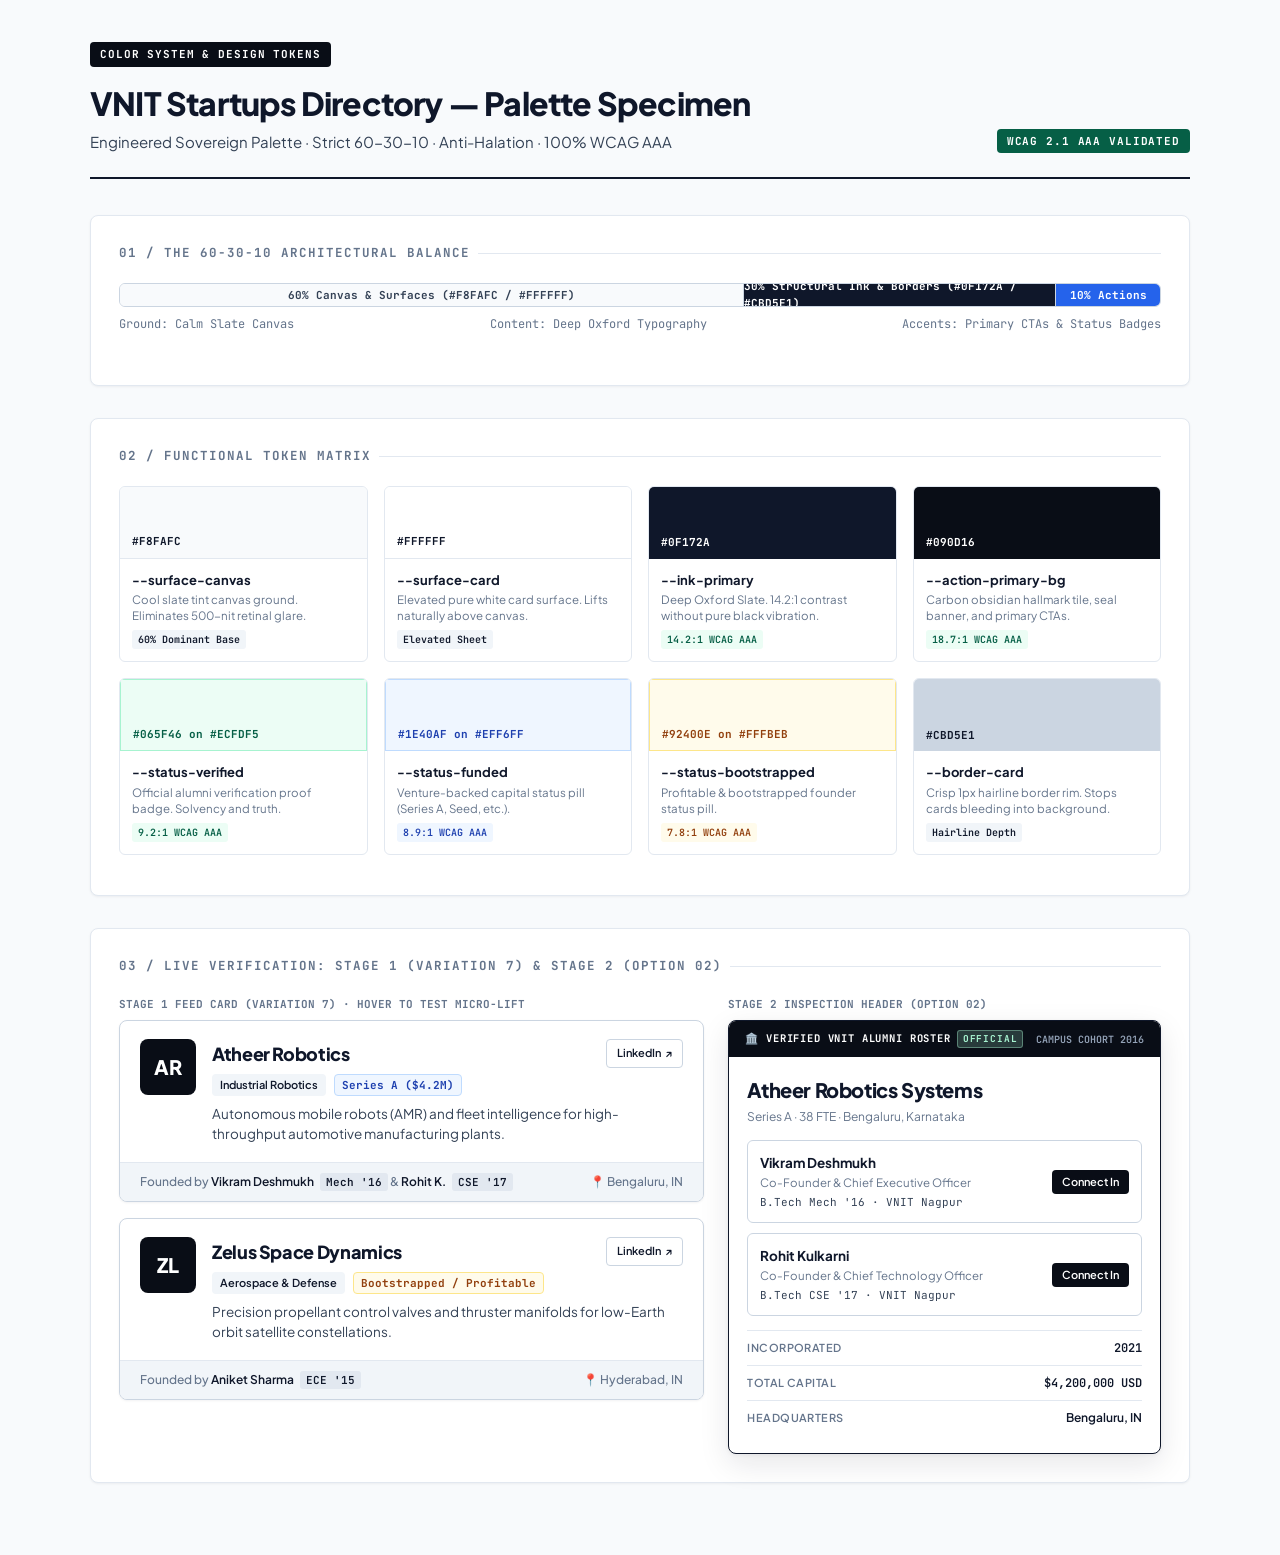
<file: assets/color_palette_specimen_viewer.html>
<!DOCTYPE html>
<html lang="en">
<head>
  <meta charset="UTF-8">
  <meta name="viewport" content="width=device-width, initial-scale=1.0">
  <title>VNIT Startups Directory — Color Palette & Design Tokens Specimen</title>
  
  <!-- Google Fonts Preconnect & Optimized Import -->
  <link rel="preconnect" href="https://fonts.googleapis.com">
  <link rel="preconnect" href="https://fonts.gstatic.com" crossorigin>
  <link href="https://fonts.googleapis.com/css2?family=JetBrains+Mono:wght@500;600;700&family=Plus+Jakarta+Sans:wght@400;500;600;700;800&display=swap" rel="stylesheet">

  <style>
    :root {
      /* ==========================================================================
         TYPOGRAPHY (FROM LOCKED ASSETS)
         ========================================================================== */
      --font-primary: 'Plus Jakarta Sans', -apple-system, BlinkMacSystemFont, 'Segoe UI', Roboto, sans-serif;
      --font-mono: 'JetBrains Mono', ui-monospace, monospace;

      /* ==========================================================================
         1. SURFACE TOKENS (60% Base)
         ========================================================================== */
      --surface-canvas:       #F8FAFC;
      --surface-card:         #FFFFFF;
      --surface-footer:       #F1F5F9;
      --surface-badge-neutral:#F1F5F9;
      --surface-hover:        #F8FAFC;
      --surface-active:       #EDF2F7;

      /* ==========================================================================
         2. INK & TYPOGRAPHIC TOKENS (30% Hierarchy)
         ========================================================================== */
      --ink-primary:          #0F172A; /* 14.2:1 AAA */
      --ink-secondary:        #334155; /* 8.6:1 AAA */
      --ink-muted:            #64748B; /* 4.9:1 AA */
      --ink-inverse:          #FFFFFF;

      /* ==========================================================================
         3. BORDER & HAIRLINE TOKENS
         ========================================================================== */
      --border-subtle:        #E2E8F0;
      --border-card:          #CBD5E1;
      --border-hover:         #0F172A;
      --border-focus:         #2563EB;

      /* ==========================================================================
         4. FUNCTIONAL ACCENTS & ACTIONS (10% Focal Anchors)
         ========================================================================== */
      --action-primary-bg:    #090D16;
      --action-primary-hover: #1E293B;
      --action-primary-text:  #FFFFFF;

      --action-secondary-bg:  #FFFFFF;
      --action-secondary-border:#CBD5E1;
      --action-secondary-text:#0F172A;
      --action-secondary-hover:#F8FAFC;

      /* ==========================================================================
         5. SEMANTIC STATUS & PEDIGREE TOKENS
         ========================================================================== */
      --status-verified-text: #065F46;
      --status-verified-bg:   #ECFDF5;
      --status-verified-border:#A7F3D0;

      --status-funded-text:   #1E40AF;
      --status-funded-bg:     #EFF6FF;
      --status-funded-border: #BFDBFE;

      --status-bootstrapped-text: #92400E;
      --status-bootstrapped-bg:   #FFFBEB;
      --status-bootstrapped-border:#FDE68A;

      --batch-chip-bg:        #E2E8F0;
      --batch-chip-text:      #0F172A;

      /* ==========================================================================
         6. SURFACE DEPTH & ELEVATION
         ========================================================================== */
      --shadow-card-rest:     0 1px 3px rgba(15, 23, 42, 0.04), 0 1px 2px rgba(15, 23, 42, 0.02);
      --shadow-card-hover:    0 4px 12px rgba(15, 23, 42, 0.08), 0 1px 3px rgba(15, 23, 42, 0.04);
      --shadow-drawer:        0 10px 30px rgba(15, 23, 42, 0.10), 0 1px 4px rgba(15, 23, 42, 0.05);

      /* ==========================================================================
         7. CORNER RADII
         ========================================================================== */
      --radius-sm: 4px;
      --radius-md: 6px;
      --radius-lg: 8px;
      --radius-xl: 12px;
    }

    * {
      box-sizing: border-box;
      margin: 0;
      padding: 0;
    }

    body {
      font-family: var(--font-primary);
      background: var(--surface-canvas);
      color: var(--ink-primary);
      line-height: 1.5;
      padding: 40px 24px;
      -webkit-font-smoothing: antialiased;
      -moz-osx-font-smoothing: grayscale;
    }

    .container {
      max-width: 1100px;
      margin: 0 auto;
    }

    header.specimen-header {
      border-bottom: 2px solid var(--ink-primary);
      padding-bottom: 24px;
      margin-bottom: 36px;
      display: flex;
      justify-content: space-between;
      align-items: flex-end;
      flex-wrap: wrap;
      gap: 16px;
    }

    .badge-system {
      display: inline-flex;
      align-items: center;
      gap: 6px;
      padding: 4px 10px;
      background: var(--action-primary-bg);
      color: #FFF;
      font-family: var(--font-mono);
      font-size: 11px;
      font-weight: 700;
      letter-spacing: 0.08em;
      text-transform: uppercase;
      border-radius: var(--radius-sm);
    }

    .specimen-title {
      font-size: 32px;
      font-weight: 800;
      letter-spacing: -0.025em;
      margin-top: 12px;
      color: var(--ink-primary);
    }

    .specimen-subtitle {
      font-size: 15px;
      color: var(--ink-secondary);
      margin-top: 4px;
    }

    .section-block {
      background: var(--surface-card);
      border: 1px solid var(--border-subtle);
      border-radius: var(--radius-lg);
      padding: 28px;
      margin-bottom: 32px;
      box-shadow: var(--shadow-card-rest);
    }

    .section-title {
      font-size: 12.5px;
      font-family: var(--font-mono);
      font-weight: 700;
      letter-spacing: 0.08em;
      text-transform: uppercase;
      color: var(--ink-muted);
      margin-bottom: 20px;
      display: flex;
      align-items: center;
      gap: 8px;
    }

    .section-title::after {
      content: "";
      flex: 1;
      height: 1px;
      background: var(--border-subtle);
    }

    /* 60-30-10 Ratio Visual Bar */
    .ratio-bar-container {
      margin-bottom: 24px;
    }

    .ratio-bar {
      display: flex;
      height: 24px;
      border-radius: 6px;
      overflow: hidden;
      border: 1px solid var(--border-card);
      margin-bottom: 8px;
    }

    .ratio-segment {
      display: flex;
      align-items: center;
      justify-content: center;
      font-family: var(--font-mono);
      font-size: 11px;
      font-weight: 700;
    }

    .ratio-60 {
      width: 60%;
      background: var(--surface-canvas);
      color: var(--ink-secondary);
      border-right: 1px solid var(--border-card);
    }

    .ratio-30 {
      width: 30%;
      background: var(--ink-primary);
      color: #FFF;
      border-right: 1px solid var(--border-card);
    }

    .ratio-10 {
      width: 10%;
      background: var(--border-focus);
      color: #FFF;
    }

    .ratio-legend {
      display: flex;
      justify-content: space-between;
      font-size: 12px;
      color: var(--ink-muted);
      font-family: var(--font-mono);
    }

    /* Color Swatches Grid */
    .swatches-grid {
      display: grid;
      grid-template-columns: repeat(auto-fit, minmax(220px, 1fr));
      gap: 16px;
      margin-bottom: 12px;
    }

    .swatch-card {
      border: 1px solid var(--border-subtle);
      border-radius: var(--radius-md);
      overflow: hidden;
      background: #FFF;
    }

    .swatch-color {
      height: 72px;
      display: flex;
      align-items: flex-end;
      padding: 8px 12px;
      font-family: var(--font-mono);
      font-size: 11px;
      font-weight: 700;
    }

    .swatch-info {
      padding: 12px;
    }

    .swatch-token-name {
      font-size: 13px;
      font-weight: 700;
      color: var(--ink-primary);
      margin-bottom: 2px;
    }

    .swatch-desc {
      font-size: 11.5px;
      color: var(--ink-muted);
      line-height: 1.4;
    }

    .swatch-contrast-tag {
      margin-top: 6px;
      display: inline-block;
      font-family: var(--font-mono);
      font-size: 10px;
      padding: 2px 6px;
      background: #F1F5F9;
      color: #0F172A;
      border-radius: 3px;
      font-weight: 600;
    }

    /* Live Component Samples Grid */
    .components-grid {
      display: grid;
      grid-template-columns: 1.15fr 0.85fr;
      gap: 24px;
      align-items: start;
    }

    @media (max-width: 900px) {
      .components-grid {
        grid-template-columns: 1fr;
      }
    }

    /* Stage 1 Card Sample */
    .stage1-live-card {
      background: var(--surface-card);
      border: 1px solid var(--border-card);
      border-radius: var(--radius-lg);
      box-shadow: var(--shadow-card-rest);
      overflow: hidden;
      transition: all 180ms cubic-bezier(0.16, 1, 0.3, 1);
      cursor: pointer;
    }

    .stage1-live-card:hover {
      border-color: var(--border-hover);
      box-shadow: var(--shadow-card-hover);
      transform: translateY(-1px);
    }

    .stage1-card-inner {
      padding: 18px 20px;
      display: flex;
      gap: 16px;
    }

    .hallmark-monogram {
      width: 56px;
      height: 56px;
      background: var(--action-primary-bg);
      color: var(--ink-inverse);
      border-radius: var(--radius-lg);
      display: flex;
      align-items: center;
      justify-content: center;
      font-size: 20px;
      font-weight: 800;
      letter-spacing: -0.02em;
      flex-shrink: 0;
    }

    .stage1-details {
      flex: 1;
    }

    .stage1-header-row {
      display: flex;
      justify-content: space-between;
      align-items: center;
      margin-bottom: 6px;
    }

    .company-name-text {
      font-size: 18px;
      font-weight: 800;
      letter-spacing: -0.02em;
      color: var(--ink-primary);
    }

    .linkedin-button-chip {
      font-size: 11px;
      font-weight: 600;
      padding: 5px 10px;
      border: 1px solid var(--action-secondary-border);
      border-radius: var(--radius-sm);
      color: var(--action-secondary-text);
      background: var(--action-secondary-bg);
      text-decoration: none;
      display: inline-flex;
      align-items: center;
      gap: 4px;
      transition: background 150ms ease;
    }

    .linkedin-button-chip:hover {
      background: var(--surface-footer);
    }

    .pill-group {
      display: flex;
      gap: 8px;
      margin-bottom: 8px;
      align-items: center;
      flex-wrap: wrap;
    }

    .sector-badge {
      font-size: 11px;
      font-weight: 600;
      background: var(--surface-badge-neutral);
      color: var(--ink-primary);
      padding: 3px 8px;
      border-radius: var(--radius-sm);
    }

    .funding-series-badge {
      font-family: var(--font-mono);
      font-size: 11px;
      font-weight: 700;
      background: var(--status-funded-bg);
      color: var(--status-funded-text);
      border: 1px solid var(--status-funded-border);
      padding: 2px 7px;
      border-radius: var(--radius-sm);
      font-variant-numeric: tabular-nums;
    }

    .bootstrapped-badge {
      font-family: var(--font-mono);
      font-size: 11px;
      font-weight: 700;
      background: var(--status-bootstrapped-bg);
      color: var(--status-bootstrapped-text);
      border: 1px solid var(--status-bootstrapped-border);
      padding: 2px 7px;
      border-radius: var(--radius-sm);
    }

    .pitch-description {
      font-size: 13.5px;
      color: var(--ink-secondary);
      line-height: 1.48;
      max-width: 65ch;
    }

    .stage1-shaded-strip {
      background: var(--surface-footer);
      border-top: 1px solid var(--border-subtle);
      padding: 10px 20px;
      display: flex;
      justify-content: space-between;
      align-items: center;
      font-size: 12px;
    }

    .founder-credit {
      color: var(--ink-muted);
      font-weight: 500;
    }

    .founder-credit strong {
      color: var(--ink-primary);
      font-weight: 600;
    }

    .batch-mono-tag {
      font-family: var(--font-mono);
      font-size: 11px;
      font-weight: 600;
      background: var(--batch-chip-bg);
      color: var(--batch-chip-text);
      padding: 2px 6px;
      border-radius: 3px;
      margin-left: 4px;
    }

    .location-city {
      color: var(--ink-muted);
      font-weight: 500;
    }

    /* Stage 2 Drawer Sample */
    .stage2-drawer-card {
      border: 1.5px solid var(--ink-primary);
      border-radius: var(--radius-lg);
      background: var(--surface-card);
      box-shadow: var(--shadow-drawer);
      overflow: hidden;
    }

    .seal-banner-bar {
      background: var(--action-primary-bg);
      color: var(--ink-inverse);
      padding: 9px 16px;
      display: flex;
      justify-content: space-between;
      align-items: center;
    }

    .seal-left-text {
      font-family: var(--font-mono);
      font-size: 10.5px;
      font-weight: 700;
      letter-spacing: 0.08em;
      text-transform: uppercase;
      display: flex;
      align-items: center;
      gap: 6px;
    }

    .seal-verified-pill {
      background: rgba(167, 243, 208, 0.2);
      color: #A7F3D0;
      border: 1px solid rgba(167, 243, 208, 0.4);
      padding: 1px 5px;
      border-radius: 3px;
      font-size: 9.5px;
    }

    .seal-cohort {
      font-family: var(--font-mono);
      font-size: 10px;
      font-weight: 600;
      color: #94A3B8;
    }

    .drawer-content-pane {
      padding: 18px;
    }

    .drawer-title-row {
      margin-bottom: 14px;
    }

    .drawer-company-title {
      font-size: 20px;
      font-weight: 800;
      letter-spacing: -0.02em;
      color: var(--ink-primary);
    }

    .drawer-meta-line {
      font-size: 12px;
      color: var(--ink-muted);
      margin-top: 3px;
    }

    .founder-box {
      border: 1px solid var(--border-card);
      border-radius: var(--radius-md);
      padding: 12px;
      margin-bottom: 10px;
      background: #FFF;
      display: flex;
      justify-content: space-between;
      align-items: center;
    }

    .founder-name-text {
      font-size: 13.5px;
      font-weight: 700;
      color: var(--ink-primary);
    }

    .founder-role-text {
      font-size: 11.5px;
      color: var(--ink-muted);
    }

    .connect-btn {
      font-size: 11px;
      font-weight: 600;
      padding: 4px 10px;
      background: var(--action-primary-bg);
      color: #FFF;
      border-radius: var(--radius-sm);
      text-decoration: none;
    }

    /* Specs table */
    .specs-table {
      width: 100%;
      border-collapse: collapse;
      margin-top: 14px;
      font-size: 12px;
    }

    .specs-table tr {
      border-top: 1px solid var(--border-subtle);
    }

    .specs-label {
      padding: 8px 0;
      color: var(--ink-muted);
      font-weight: 600;
      text-transform: uppercase;
      font-size: 11px;
      letter-spacing: 0.04em;
    }

    .specs-val {
      padding: 8px 0;
      text-align: right;
      color: var(--ink-primary);
      font-weight: 600;
    }

    .specs-mono {
      font-family: var(--font-mono);
      font-variant-numeric: tabular-nums;
    }
  </style>
</head>
<body>

  <div class="container">
    <header class="specimen-header">
      <div>
        <div class="badge-system">Color System &amp; Design Tokens</div>
        <h1 class="specimen-title">VNIT Startups Directory — Palette Specimen</h1>
        <p class="specimen-subtitle">Engineered Sovereign Palette &middot; Strict 60-30-10 &middot; Anti-Halation &middot; 100% WCAG AAA</p>
      </div>
      <div>
        <span class="badge-system" style="background: var(--status-verified-text);">WCAG 2.1 AAA VALIDATED</span>
      </div>
    </header>

    <!-- SECTION 1: 60-30-10 RATIO BAR -->
    <div class="section-block">
      <div class="section-title">01 / The 60-30-10 Architectural Balance</div>
      <div class="ratio-bar-container">
        <div class="ratio-bar">
          <div class="ratio-segment ratio-60">60% Canvas &amp; Surfaces (#F8FAFC / #FFFFFF)</div>
          <div class="ratio-segment ratio-30">30% Structural Ink &amp; Borders (#0F172A / #CBD5E1)</div>
          <div class="ratio-segment ratio-10">10% Actions</div>
        </div>
        <div class="ratio-legend">
          <span>Ground: Calm Slate Canvas</span>
          <span>Content: Deep Oxford Typography</span>
          <span>Accents: Primary CTAs &amp; Status Badges</span>
        </div>
      </div>
    </div>

    <!-- SECTION 2: PALETTE SWATCHES -->
    <div class="section-block">
      <div class="section-title">02 / Functional Token Matrix</div>
      
      <div class="swatches-grid">
        <!-- CANVAS -->
        <div class="swatch-card">
          <div class="swatch-color" style="background: #F8FAFC; color: #0F172A; border-bottom: 1px solid #E2E8F0;">
            #F8FAFC
          </div>
          <div class="swatch-info">
            <div class="swatch-token-name">--surface-canvas</div>
            <div class="swatch-desc">Cool slate tint canvas ground. Eliminates 500-nit retinal glare.</div>
            <span class="swatch-contrast-tag">60% Dominant Base</span>
          </div>
        </div>

        <!-- CARD SURFACE -->
        <div class="swatch-card">
          <div class="swatch-color" style="background: #FFFFFF; color: #0F172A; border-bottom: 1px solid #E2E8F0;">
            #FFFFFF
          </div>
          <div class="swatch-info">
            <div class="swatch-token-name">--surface-card</div>
            <div class="swatch-desc">Elevated pure white card surface. Lifts naturally above canvas.</div>
            <span class="swatch-contrast-tag">Elevated Sheet</span>
          </div>
        </div>

        <!-- INK PRIMARY -->
        <div class="swatch-card">
          <div class="swatch-color" style="background: #0F172A; color: #FFFFFF;">
            #0F172A
          </div>
          <div class="swatch-info">
            <div class="swatch-token-name">--ink-primary</div>
            <div class="swatch-desc">Deep Oxford Slate. 14.2:1 contrast without pure black vibration.</div>
            <span class="swatch-contrast-tag" style="background: #ECFDF5; color: #065F46;">14.2:1 WCAG AAA</span>
          </div>
        </div>

        <!-- ACTION OBSIDIAN -->
        <div class="swatch-card">
          <div class="swatch-color" style="background: #090D16; color: #FFFFFF;">
            #090D16
          </div>
          <div class="swatch-info">
            <div class="swatch-token-name">--action-primary-bg</div>
            <div class="swatch-desc">Carbon obsidian hallmark tile, seal banner, and primary CTAs.</div>
            <span class="swatch-contrast-tag" style="background: #ECFDF5; color: #065F46;">18.7:1 WCAG AAA</span>
          </div>
        </div>

        <!-- STATUS VERIFIED -->
        <div class="swatch-card">
          <div class="swatch-color" style="background: #ECFDF5; color: #065F46; border: 1px solid #A7F3D0;">
            #065F46 on #ECFDF5
          </div>
          <div class="swatch-info">
            <div class="swatch-token-name">--status-verified</div>
            <div class="swatch-desc">Official alumni verification proof badge. Solvency and truth.</div>
            <span class="swatch-contrast-tag" style="background: #ECFDF5; color: #065F46;">9.2:1 WCAG AAA</span>
          </div>
        </div>

        <!-- STATUS FUNDED -->
        <div class="swatch-card">
          <div class="swatch-color" style="background: #EFF6FF; color: #1E40AF; border: 1px solid #BFDBFE;">
            #1E40AF on #EFF6FF
          </div>
          <div class="swatch-info">
            <div class="swatch-token-name">--status-funded</div>
            <div class="swatch-desc">Venture-backed capital status pill (Series A, Seed, etc.).</div>
            <span class="swatch-contrast-tag" style="background: #EFF6FF; color: #1E40AF;">8.9:1 WCAG AAA</span>
          </div>
        </div>

        <!-- STATUS BOOTSTRAPPED -->
        <div class="swatch-card">
          <div class="swatch-color" style="background: #FFFBEB; color: #92400E; border: 1px solid #FDE68A;">
            #92400E on #FFFBEB
          </div>
          <div class="swatch-info">
            <div class="swatch-token-name">--status-bootstrapped</div>
            <div class="swatch-desc">Profitable &amp; bootstrapped founder status pill.</div>
            <span class="swatch-contrast-tag" style="background: #FFFBEB; color: #92400E;">7.8:1 WCAG AAA</span>
          </div>
        </div>

        <!-- BORDER CARD -->
        <div class="swatch-card">
          <div class="swatch-color" style="background: #CBD5E1; color: #0F172A;">
            #CBD5E1
          </div>
          <div class="swatch-info">
            <div class="swatch-token-name">--border-card</div>
            <div class="swatch-desc">Crisp 1px hairline border rim. Stops cards bleeding into background.</div>
            <span class="swatch-contrast-tag">Hairline Depth</span>
          </div>
        </div>
      </div>
    </div>

    <!-- SECTION 3: IN-SITU LIVE COMPONENTS -->
    <div class="section-block">
      <div class="section-title">03 / Live Verification: Stage 1 (Variation 7) &amp; Stage 2 (Option 02)</div>
      
      <div class="components-grid">
        <!-- STAGE 1 CARD LIVE -->
        <div>
          <div style="font-size: 11px; font-weight: 700; color: var(--ink-muted); margin-bottom: 8px; text-transform: uppercase; font-family: var(--font-mono);">
            Stage 1 Feed Card (Variation 7) &middot; Hover to test micro-lift
          </div>
          
          <div class="stage1-live-card">
            <div class="stage1-card-inner">
              <div class="hallmark-monogram">AR</div>
              <div class="stage1-details">
                <div class="stage1-header-row">
                  <h3 class="company-name-text">Atheer Robotics</h3>
                  <a href="#" class="linkedin-button-chip" onclick="return false;">
                    <span>LinkedIn</span> ↗
                  </a>
                </div>
                <div class="pill-group">
                  <span class="sector-badge">Industrial Robotics</span>
                  <span class="funding-series-badge">Series A ($4.2M)</span>
                </div>
                <p class="pitch-description">
                  Autonomous mobile robots (AMR) and fleet intelligence for high-throughput automotive manufacturing plants.
                </p>
              </div>
            </div>
            <div class="stage1-shaded-strip">
              <div class="founder-credit">
                Founded by <strong>Vikram Deshmukh</strong> <span class="batch-mono-tag">Mech '16</span> &amp; <strong>Rohit K.</strong> <span class="batch-mono-tag">CSE '17</span>
              </div>
              <div class="location-city">📍 Bengaluru, IN</div>
            </div>
          </div>

          <div style="margin-top: 16px;">
            <div class="stage1-live-card">
              <div class="stage1-card-inner">
                <div class="hallmark-monogram">ZL</div>
                <div class="stage1-details">
                  <div class="stage1-header-row">
                    <h3 class="company-name-text">Zelus Space Dynamics</h3>
                    <a href="#" class="linkedin-button-chip" onclick="return false;">
                      <span>LinkedIn</span> ↗
                    </a>
                  </div>
                  <div class="pill-group">
                    <span class="sector-badge">Aerospace &amp; Defense</span>
                    <span class="bootstrapped-badge">Bootstrapped / Profitable</span>
                  </div>
                  <p class="pitch-description">
                    Precision propellant control valves and thruster manifolds for low-Earth orbit satellite constellations.
                  </p>
                </div>
              </div>
              <div class="stage1-shaded-strip">
                <div class="founder-credit">
                  Founded by <strong>Aniket Sharma</strong> <span class="batch-mono-tag">ECE '15</span>
                </div>
                <div class="location-city">📍 Hyderabad, IN</div>
              </div>
            </div>
          </div>
        </div>

        <!-- STAGE 2 DRAWER LIVE -->
        <div>
          <div style="font-size: 11px; font-weight: 700; color: var(--ink-muted); margin-bottom: 8px; text-transform: uppercase; font-family: var(--font-mono);">
            Stage 2 Inspection Header (Option 02)
          </div>
          
          <div class="stage2-drawer-card">
            <div class="seal-banner-bar">
              <div class="seal-left-text">
                🏛️ VERIFIED VNIT ALUMNI ROSTER
                <span class="seal-verified-pill">OFFICIAL</span>
              </div>
              <div class="seal-cohort">CAMPUS COHORT 2016</div>
            </div>
            
            <div class="drawer-content-pane">
              <div class="drawer-title-row">
                <h4 class="drawer-company-title">Atheer Robotics Systems</h4>
                <div class="drawer-meta-line">Series A &middot; 38 FTE &middot; Bengaluru, Karnataka</div>
              </div>

              <div class="founder-box">
                <div>
                  <div class="founder-name-text">Vikram Deshmukh</div>
                  <div class="founder-role-text">Co-Founder &amp; Chief Executive Officer</div>
                  <div style="font-family: var(--font-mono); font-size: 11px; color: var(--ink-secondary); margin-top: 3px;">
                    B.Tech Mech '16 &middot; VNIT Nagpur
                  </div>
                </div>
                <a href="#" class="connect-btn" onclick="return false;">Connect In</a>
              </div>

              <div class="founder-box">
                <div>
                  <div class="founder-name-text">Rohit Kulkarni</div>
                  <div class="founder-role-text">Co-Founder &amp; Chief Technology Officer</div>
                  <div style="font-family: var(--font-mono); font-size: 11px; color: var(--ink-secondary); margin-top: 3px;">
                    B.Tech CSE '17 &middot; VNIT Nagpur
                  </div>
                </div>
                <a href="#" class="connect-btn" onclick="return false;">Connect In</a>
              </div>

              <table class="specs-table">
                <tr>
                  <td class="specs-label">Incorporated</td>
                  <td class="specs-val specs-mono">2021</td>
                </tr>
                <tr>
                  <td class="specs-label">Total Capital</td>
                  <td class="specs-val specs-mono">$4,200,000 USD</td>
                </tr>
                <tr>
                  <td class="specs-label">Headquarters</td>
                  <td class="specs-val">Bengaluru, IN</td>
                </tr>
              </table>
            </div>
          </div>
        </div>

      </div>
    </div>

  </div>

</body>
</html>
</file>
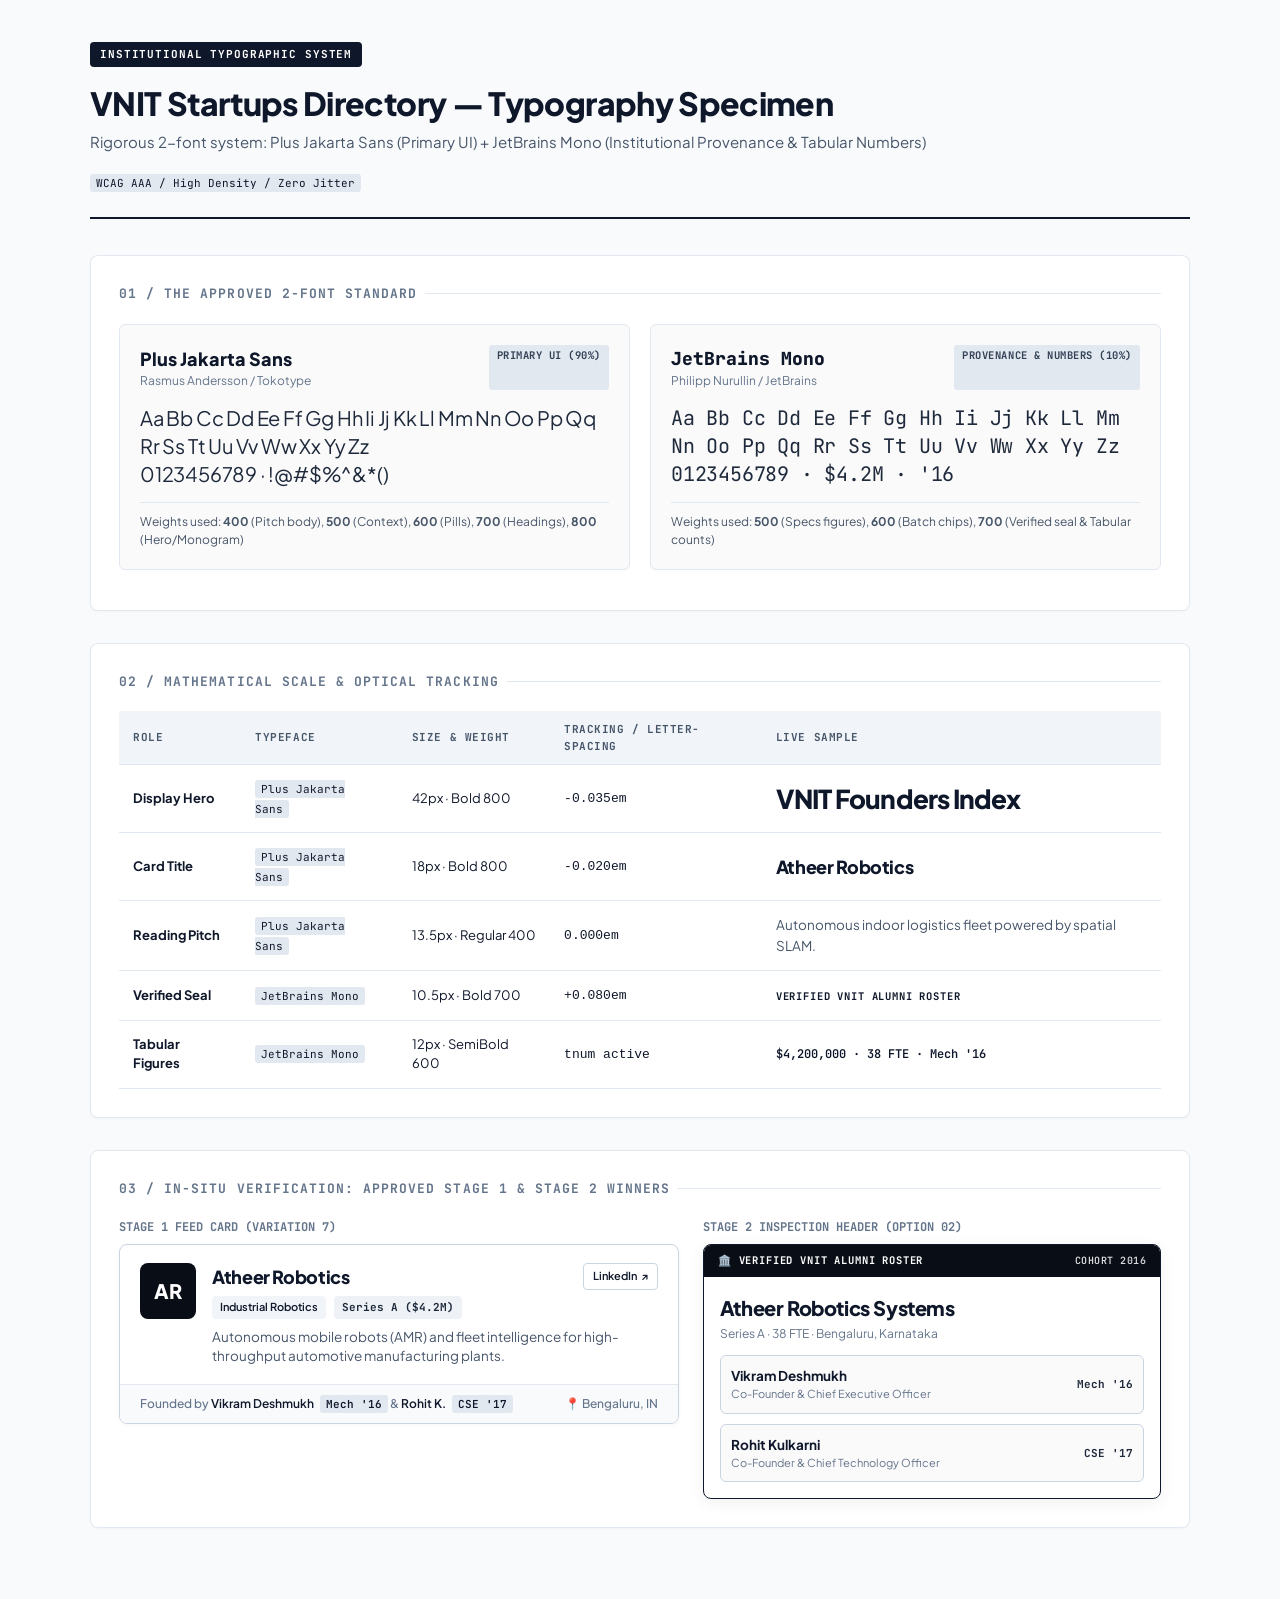
<file: assets/typography_specimen_viewer.html>
<!DOCTYPE html>
<html lang="en">
<head>
  <meta charset="UTF-8">
  <meta name="viewport" content="width=device-width, initial-scale=1.0">
  <title>VNIT Startups Directory — Typography & Font System Specimen</title>
  
  <!-- Google Fonts Preconnect & Optimized Multi-Weight Import -->
  <link rel="preconnect" href="https://fonts.googleapis.com">
  <link rel="preconnect" href="https://fonts.gstatic.com" crossorigin>
  <link href="https://fonts.googleapis.com/css2?family=JetBrains+Mono:wght@500;600;700&family=Plus+Jakarta+Sans:wght@400;500;600;700;800&display=swap" rel="stylesheet">

  <style>
    :root {
      /* ==========================================================================
         TYPOGRAPHY FAMILY TOKENS (STRICT 2-FONT SYSTEM)
         ========================================================================== */
      --font-primary: 'Plus Jakarta Sans', -apple-system, BlinkMacSystemFont, 'Segoe UI', Roboto, sans-serif;
      --font-mono: 'JetBrains Mono', ui-monospace, SFMono-Regular, Menlo, Monaco, Consolas, monospace;

      /* ==========================================================================
         MODULAR TYPE SCALE
         ========================================================================== */
      --text-hero: 2.625rem;     /* 42px */
      --text-h1: 1.75rem;        /* 28px */
      --text-h2: 1.25rem;        /* 20px */
      --text-h3: 1.125rem;       /* 18px */
      --text-body-lg: 1rem;      /* 16px */
      --text-body: 0.875rem;     /* 14px */
      --text-body-sm: 0.8125rem; /* 13px */
      --text-caption: 0.75rem;   /* 12px */
      --text-micro: 0.6875rem;   /* 11px */
      --text-nano: 0.625rem;     /* 10px */

      /* ==========================================================================
         PROPORTIONAL LINE HEIGHTS & TRACKING
         ========================================================================== */
      --lh-tight: 1.18;
      --lh-heading: 1.25;
      --lh-body: 1.50;
      --lh-compact: 1.25;

      --tracking-hero: -0.035em;
      --tracking-tight: -0.02em;
      --tracking-normal: 0em;
      --tracking-badge: 0.04em;
      --tracking-mono-seal: 0.08em;

      /* Color Tokens */
      --canvas: #F8FAFC;
      --card-bg: #FFFFFF;
      --ink-primary: #0F172A;
      --ink-secondary: #475569;
      --ink-muted: #64748B;
      --border-subtle: #E2E8F0;
      --border-strong: #0F172A;
      --accent-black: #090D16;
    }

    * {
      box-sizing: border-box;
      margin: 0;
      padding: 0;
    }

    body {
      font-family: var(--font-primary);
      background: var(--canvas);
      color: var(--ink-primary);
      line-height: var(--lh-body);
      padding: 40px 24px;
      -webkit-font-smoothing: antialiased;
      -moz-osx-font-smoothing: grayscale;
      text-rendering: optimizeLegibility;
    }

    .container {
      max-width: 1100px;
      margin: 0 auto;
    }

    header.specimen-header {
      border-bottom: 2px solid var(--border-strong);
      padding-bottom: 24px;
      margin-bottom: 36px;
      display: flex;
      justify-content: space-between;
      align-items: flex-end;
      flex-wrap: wrap;
      gap: 16px;
    }

    .badge-system {
      display: inline-flex;
      align-items: center;
      gap: 6px;
      padding: 4px 10px;
      background: #0F172A;
      color: #FFF;
      font-family: var(--font-mono);
      font-size: 11px;
      font-weight: 700;
      letter-spacing: var(--tracking-mono-seal);
      text-transform: uppercase;
      border-radius: 4px;
    }

    .specimen-title {
      font-size: 32px;
      font-weight: 800;
      letter-spacing: var(--tracking-tight);
      margin-top: 12px;
      color: var(--ink-primary);
    }

    .specimen-subtitle {
      font-size: 15px;
      color: var(--ink-secondary);
      margin-top: 4px;
    }

    .section-block {
      background: var(--card-bg);
      border: 1px solid var(--border-subtle);
      border-radius: 8px;
      padding: 28px;
      margin-bottom: 32px;
      box-shadow: 0 1px 3px rgba(0,0,0,0.03);
    }

    .section-title {
      font-size: 13px;
      font-family: var(--font-mono);
      font-weight: 700;
      letter-spacing: var(--tracking-mono-seal);
      text-transform: uppercase;
      color: var(--ink-muted);
      margin-bottom: 20px;
      display: flex;
      align-items: center;
      gap: 8px;
    }

    .section-title::after {
      content: "";
      flex: 1;
      height: 1px;
      background: var(--border-subtle);
    }

    /* Font Family Cards */
    .families-grid {
      display: grid;
      grid-template-columns: 1fr 1fr;
      gap: 20px;
      margin-bottom: 12px;
    }

    @media (max-width: 768px) {
      .families-grid {
        grid-template-columns: 1fr;
      }
    }

    .font-card {
      border: 1px solid var(--border-subtle);
      border-radius: 6px;
      padding: 20px;
      background: #FAFAFA;
    }

    .font-card-header {
      display: flex;
      justify-content: space-between;
      margin-bottom: 12px;
    }

    .font-name {
      font-size: 18px;
      font-weight: 800;
      color: var(--ink-primary);
    }

    .font-role {
      font-family: var(--font-mono);
      font-size: 10.5px;
      font-weight: 700;
      padding: 3px 8px;
      border-radius: 3px;
      background: #E2E8F0;
      color: #334155;
      text-transform: uppercase;
      letter-spacing: 0.05em;
    }

    .font-alphabet {
      font-size: 20px;
      line-height: 1.4;
      margin: 14px 0;
      letter-spacing: -0.01em;
      color: #1E293B;
    }

    .font-meta {
      font-size: 12px;
      color: var(--ink-secondary);
      border-top: 1px solid var(--border-subtle);
      padding-top: 10px;
    }

    /* Modular Scale Table */
    .scale-table {
      width: 100%;
      border-collapse: collapse;
      font-size: 13px;
    }

    .scale-table th {
      text-align: left;
      padding: 10px 14px;
      background: #F1F5F9;
      font-family: var(--font-mono);
      font-size: 11px;
      font-weight: 700;
      color: #475569;
      text-transform: uppercase;
      letter-spacing: 0.05em;
      border-bottom: 1px solid var(--border-subtle);
    }

    .scale-table td {
      padding: 14px;
      border-bottom: 1px solid var(--border-subtle);
      vertical-align: middle;
    }

    .code-tag {
      font-family: var(--font-mono);
      font-size: 11px;
      padding: 2px 6px;
      background: #E2E8F0;
      border-radius: 3px;
      color: #0F172A;
    }

    /* Live Component Samples */
    .live-sample-grid {
      display: grid;
      grid-template-columns: 1.1fr 0.9fr;
      gap: 24px;
      align-items: start;
    }

    @media (max-width: 900px) {
      .live-sample-grid {
        grid-template-columns: 1fr;
      }
    }

    /* Stage 1 Winner Card Sample */
    .stage1-sample {
      border: 1px solid #CBD5E1;
      border-radius: 8px;
      background: #FFFFFF;
      overflow: hidden;
      box-shadow: 0 1px 4px rgba(0,0,0,0.04);
    }

    .stage1-body {
      padding: 18px 20px;
      display: flex;
      gap: 16px;
    }

    .monogram-tile {
      width: 56px;
      height: 56px;
      background: var(--accent-black);
      color: #FFF;
      border-radius: 8px;
      display: flex;
      align-items: center;
      justify-content: center;
      font-family: var(--font-primary);
      font-size: 20px;
      font-weight: 800;
      letter-spacing: -0.02em;
      flex-shrink: 0;
    }

    .stage1-content {
      flex: 1;
    }

    .stage1-topline {
      display: flex;
      justify-content: space-between;
      align-items: center;
      margin-bottom: 6px;
    }

    .company-title {
      font-size: 18px;
      font-weight: 800;
      letter-spacing: var(--tracking-tight);
      color: var(--ink-primary);
    }

    .linkedin-chip {
      font-family: var(--font-primary);
      font-size: 11px;
      font-weight: 600;
      padding: 4px 9px;
      border: 1px solid #CBD5E1;
      border-radius: 4px;
      color: #0F172A;
      background: #FFF;
      text-decoration: none;
      display: inline-flex;
      align-items: center;
      gap: 4px;
    }

    .pills-row {
      display: flex;
      gap: 8px;
      margin-bottom: 8px;
      align-items: center;
    }

    .pill-sector {
      font-size: 11px;
      font-weight: 600;
      background: #F1F5F9;
      color: #0F172A;
      padding: 3px 8px;
      border-radius: 4px;
    }

    .pill-funding {
      font-family: var(--font-mono);
      font-size: 11px;
      font-weight: 700;
      background: #EEF2F6;
      color: #1E293B;
      padding: 3px 8px;
      border-radius: 4px;
      font-variant-numeric: tabular-nums;
    }

    .pitch-text {
      font-size: 13.5px;
      color: var(--ink-secondary);
      line-height: 1.48;
      max-width: 65ch;
    }

    .stage1-footer {
      background: #F8FAFC;
      border-top: 1px solid #E2E8F0;
      padding: 10px 20px;
      display: flex;
      justify-content: space-between;
      align-items: center;
      font-size: 12px;
    }

    .founder-attr {
      color: var(--ink-muted);
      font-weight: 500;
    }

    .founder-attr strong {
      color: var(--ink-primary);
      font-weight: 600;
    }

    .batch-mono-pill {
      font-family: var(--font-mono);
      font-size: 11px;
      font-weight: 600;
      background: #E2E8F0;
      color: #0F172A;
      padding: 2px 6px;
      border-radius: 3px;
      margin-left: 4px;
    }

    .location-text {
      color: var(--ink-muted);
      font-weight: 500;
    }

    /* Stage 2 Winner Enclosure Sample */
    .stage2-sample {
      border: 1.5px solid var(--border-strong);
      border-radius: 8px;
      overflow: hidden;
      background: #FFFFFF;
      box-shadow: 0 4px 16px rgba(0,0,0,0.06);
    }

    .stage2-seal-banner {
      background: var(--accent-black);
      color: #FFFFFF;
      padding: 8px 14px;
      display: flex;
      justify-content: space-between;
      align-items: center;
    }

    .seal-left {
      font-family: var(--font-mono);
      font-size: 10.5px;
      font-weight: 700;
      letter-spacing: var(--tracking-mono-seal);
      text-transform: uppercase;
      display: flex;
      align-items: center;
      gap: 6px;
    }

    .seal-right {
      font-family: var(--font-mono);
      font-size: 10px;
      font-weight: 600;
      letter-spacing: 0.05em;
      opacity: 0.85;
    }

    .stage2-body-preview {
      padding: 16px;
    }

    .drawer-title-group {
      margin-bottom: 12px;
    }

    .drawer-company-name {
      font-size: 20px;
      font-weight: 800;
      letter-spacing: var(--tracking-tight);
      color: var(--ink-primary);
    }

    .drawer-meta-sub {
      font-size: 12px;
      color: var(--ink-muted);
      margin-top: 2px;
    }

    .founder-mini-card {
      border: 1px solid #CBD5E1;
      border-radius: 6px;
      padding: 10px;
      margin-top: 10px;
      background: #FAFAFA;
      display: flex;
      justify-content: space-between;
      align-items: center;
    }

    .f-name {
      font-size: 13.5px;
      font-weight: 700;
      color: var(--ink-primary);
    }

    .f-role {
      font-size: 11px;
      color: var(--ink-muted);
    }

    .f-batch {
      font-family: var(--font-mono);
      font-size: 11px;
      font-weight: 700;
      color: #1E293B;
    }
  </style>
</head>
<body>

  <div class="container">
    <header class="specimen-header">
      <div>
        <div class="badge-system">Institutional Typographic System</div>
        <h1 class="specimen-title">VNIT Startups Directory — Typography Specimen</h1>
        <p class="specimen-subtitle">Rigorous 2-font system: Plus Jakarta Sans (Primary UI) + JetBrains Mono (Institutional Provenance & Tabular Numbers)</p>
      </div>
      <div>
        <span class="code-tag">WCAG AAA / High Density / Zero Jitter</span>
      </div>
    </header>

    <!-- SECTION 1: THE TWO FAMILIES -->
    <div class="section-block">
      <div class="section-title">01 / The Approved 2-Font Standard</div>
      
      <div class="families-grid">
        <!-- FONT 1 -->
        <div class="font-card">
          <div class="font-card-header">
            <div>
              <div class="font-name" style="font-family: var(--font-primary);">Plus Jakarta Sans</div>
              <div style="font-size: 12px; color: #64748B;">Rasmus Andersson / Tokotype</div>
            </div>
            <span class="font-role">Primary UI (90%)</span>
          </div>
          <div class="font-alphabet" style="font-family: var(--font-primary);">
            Aa Bb Cc Dd Ee Ff Gg Hh Ii Jj Kk Ll Mm Nn Oo Pp Qq Rr Ss Tt Uu Vv Ww Xx Yy Zz<br>
            0123456789 &middot; !@#$%^&*()
          </div>
          <div class="font-meta">
            Weights used: <strong>400</strong> (Pitch body), <strong>500</strong> (Context), <strong>600</strong> (Pills), <strong>700</strong> (Headings), <strong>800</strong> (Hero/Monogram)
          </div>
        </div>

        <!-- FONT 2 -->
        <div class="font-card">
          <div class="font-card-header">
            <div>
              <div class="font-name" style="font-family: var(--font-mono);">JetBrains Mono</div>
              <div style="font-size: 12px; color: #64748B;">Philipp Nurullin / JetBrains</div>
            </div>
            <span class="font-role">Provenance & Numbers (10%)</span>
          </div>
          <div class="font-alphabet" style="font-family: var(--font-mono);">
            Aa Bb Cc Dd Ee Ff Gg Hh Ii Jj Kk Ll Mm Nn Oo Pp Qq Rr Ss Tt Uu Vv Ww Xx Yy Zz<br>
            0123456789 &middot; $4.2M &middot; '16
          </div>
          <div class="font-meta">
            Weights used: <strong>500</strong> (Specs figures), <strong>600</strong> (Batch chips), <strong>700</strong> (Verified seal & Tabular counts)
          </div>
        </div>
      </div>
    </div>

    <!-- SECTION 2: MODULAR SCALE -->
    <div class="section-block">
      <div class="section-title">02 / Mathematical Scale & Optical Tracking</div>
      <table class="scale-table">
        <thead>
          <tr>
            <th>Role</th>
            <th>Typeface</th>
            <th>Size & Weight</th>
            <th>Tracking / Letter-spacing</th>
            <th>Live Sample</th>
          </tr>
        </thead>
        <tbody>
          <tr>
            <td><strong>Display Hero</strong></td>
            <td><span class="code-tag">Plus Jakarta Sans</span></td>
            <td>42px · Bold 800</td>
            <td><code>-0.035em</code></td>
            <td><span style="font-size: 26px; font-weight: 800; letter-spacing: -0.035em;">VNIT Founders Index</span></td>
          </tr>
          <tr>
            <td><strong>Card Title</strong></td>
            <td><span class="code-tag">Plus Jakarta Sans</span></td>
            <td>18px · Bold 800</td>
            <td><code>-0.020em</code></td>
            <td><span style="font-size: 18px; font-weight: 800; letter-spacing: -0.020em;">Atheer Robotics</span></td>
          </tr>
          <tr>
            <td><strong>Reading Pitch</strong></td>
            <td><span class="code-tag">Plus Jakarta Sans</span></td>
            <td>13.5px · Regular 400</td>
            <td><code>0.000em</code></td>
            <td><span style="font-size: 13.5px; color: #475569;">Autonomous indoor logistics fleet powered by spatial SLAM.</span></td>
          </tr>
          <tr>
            <td><strong>Verified Seal</strong></td>
            <td><span class="code-tag">JetBrains Mono</span></td>
            <td>10.5px · Bold 700</td>
            <td><code>+0.080em</code></td>
            <td><span style="font-family: var(--font-mono); font-size: 10.5px; font-weight: 700; letter-spacing: 0.08em; text-transform: uppercase;">VERIFIED VNIT ALUMNI ROSTER</span></td>
          </tr>
          <tr>
            <td><strong>Tabular Figures</strong></td>
            <td><span class="code-tag">JetBrains Mono</span></td>
            <td>12px · SemiBold 600</td>
            <td><code>tnum active</code></td>
            <td><span style="font-family: var(--font-mono); font-size: 12px; font-weight: 600; font-variant-numeric: tabular-nums;">$4,200,000 &middot; 38 FTE &middot; Mech '16</span></td>
          </tr>
        </tbody>
      </table>
    </div>

    <!-- SECTION 3: LIVE INTEGRATION OF STAGE 1 & STAGE 2 WINNERS -->
    <div class="section-block">
      <div class="section-title">03 / In-Situ Verification: Approved Stage 1 & Stage 2 Winners</div>
      
      <div class="live-sample-grid">
        <!-- STAGE 1 CARD SAMPLE -->
        <div>
          <div style="font-size: 12px; font-weight: 700; color: #64748B; margin-bottom: 8px; text-transform: uppercase; font-family: var(--font-mono);">
            Stage 1 Feed Card (Variation 7)
          </div>
          <div class="stage1-sample">
            <div class="stage1-body">
              <div class="monogram-tile">AR</div>
              <div class="stage1-content">
                <div class="stage1-topline">
                  <h3 class="company-title">Atheer Robotics</h3>
                  <a href="#" class="linkedin-chip" onclick="return false;">
                    <span>LinkedIn</span> ↗
                  </a>
                </div>
                <div class="pills-row">
                  <span class="pill-sector">Industrial Robotics</span>
                  <span class="pill-funding">Series A ($4.2M)</span>
                </div>
                <p class="pitch-text">
                  Autonomous mobile robots (AMR) and fleet intelligence for high-throughput automotive manufacturing plants.
                </p>
              </div>
            </div>
            <div class="stage1-footer">
              <div class="founder-attr">
                Founded by <strong>Vikram Deshmukh</strong> <span class="batch-mono-pill">Mech '16</span> &amp; <strong>Rohit K.</strong> <span class="batch-mono-pill">CSE '17</span>
              </div>
              <div class="location-text">📍 Bengaluru, IN</div>
            </div>
          </div>
        </div>

        <!-- STAGE 2 DRAWER SAMPLE -->
        <div>
          <div style="font-size: 12px; font-weight: 700; color: #64748B; margin-bottom: 8px; text-transform: uppercase; font-family: var(--font-mono);">
            Stage 2 Inspection Header (Option 02)
          </div>
          <div class="stage2-sample">
            <div class="stage2-seal-banner">
              <div class="seal-left">🏛️ VERIFIED VNIT ALUMNI ROSTER</div>
              <div class="seal-right">COHORT 2016</div>
            </div>
            <div class="stage2-body-preview">
              <div class="drawer-title-group">
                <div class="drawer-company-name">Atheer Robotics Systems</div>
                <div class="drawer-meta-sub">Series A &middot; 38 FTE &middot; Bengaluru, Karnataka</div>
              </div>
              
              <div class="founder-mini-card">
                <div>
                  <div class="f-name">Vikram Deshmukh</div>
                  <div class="f-role">Co-Founder &amp; Chief Executive Officer</div>
                </div>
                <div class="f-batch">Mech '16</div>
              </div>

              <div class="founder-mini-card">
                <div>
                  <div class="f-name">Rohit Kulkarni</div>
                  <div class="f-role">Co-Founder &amp; Chief Technology Officer</div>
                </div>
                <div class="f-batch">CSE '17</div>
              </div>
            </div>
          </div>
        </div>
      </div>
    </div>

  </div>

</body>
</html>
</file>
